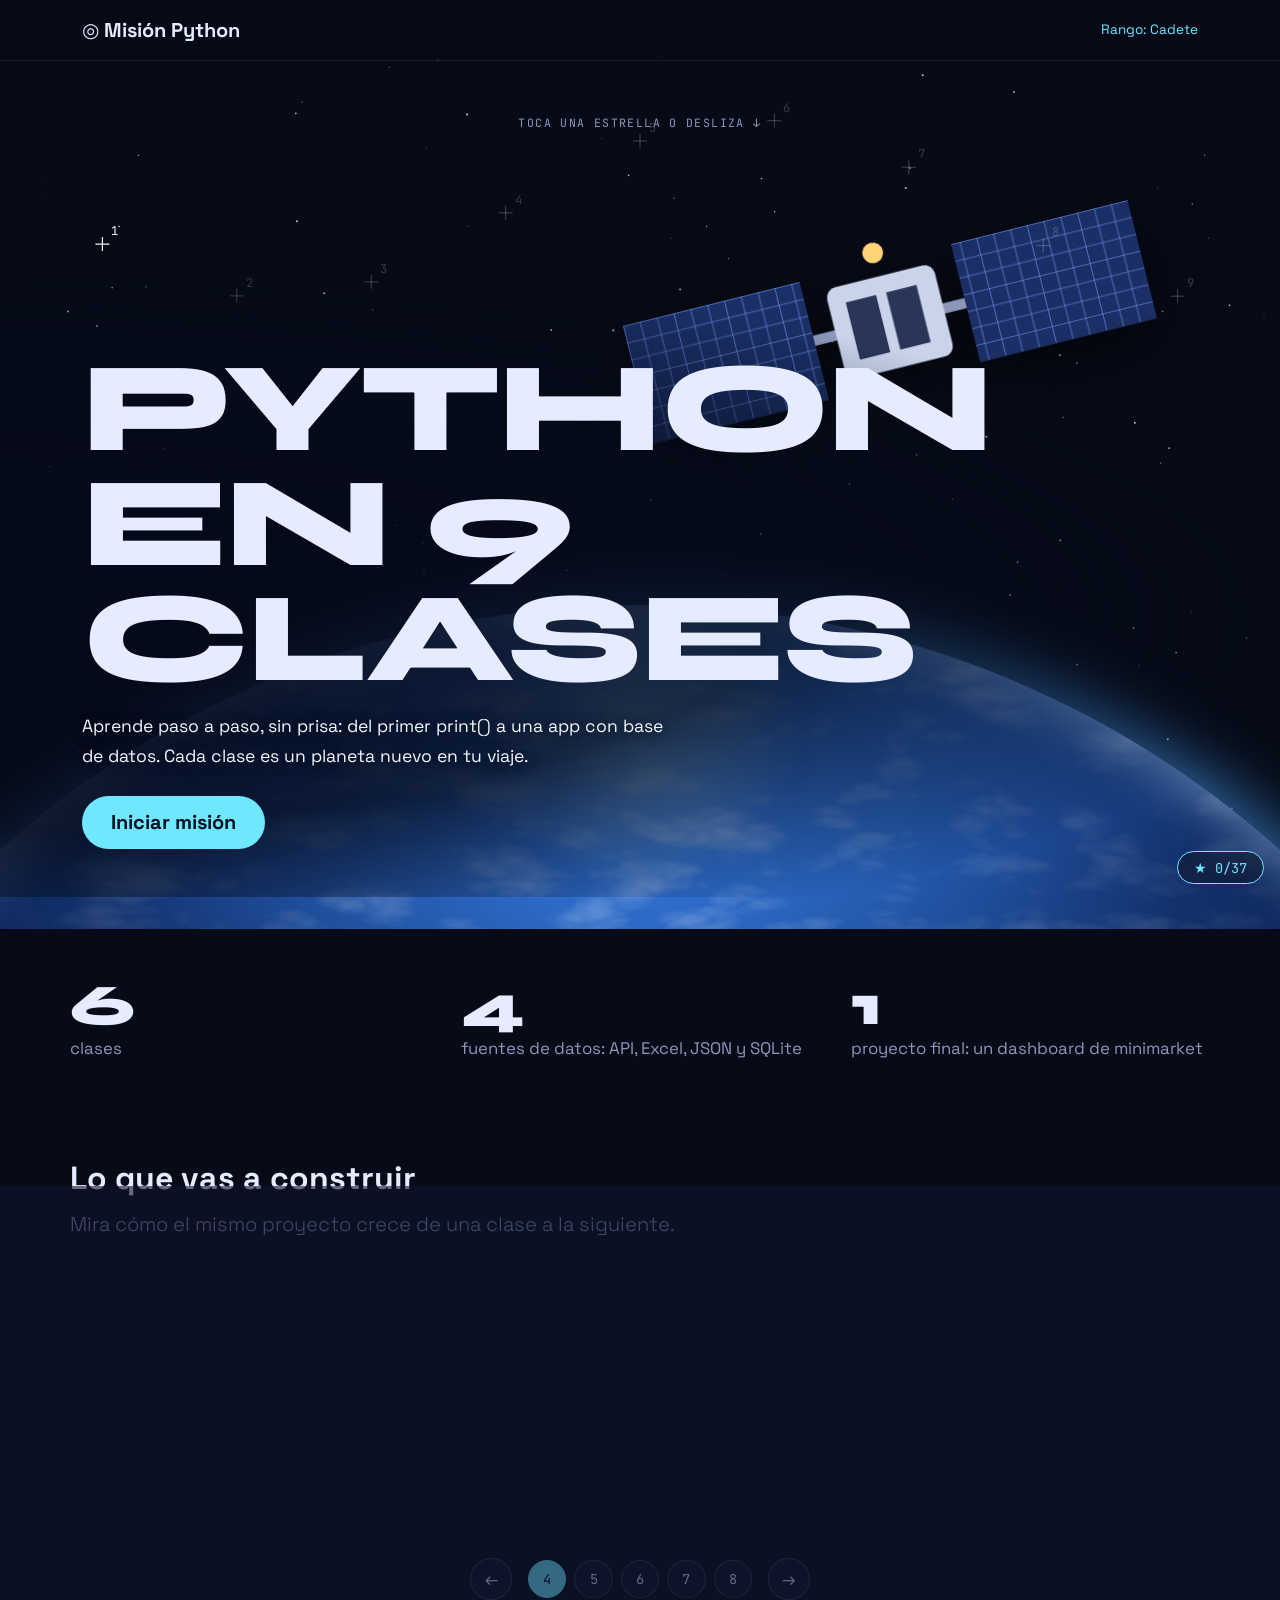
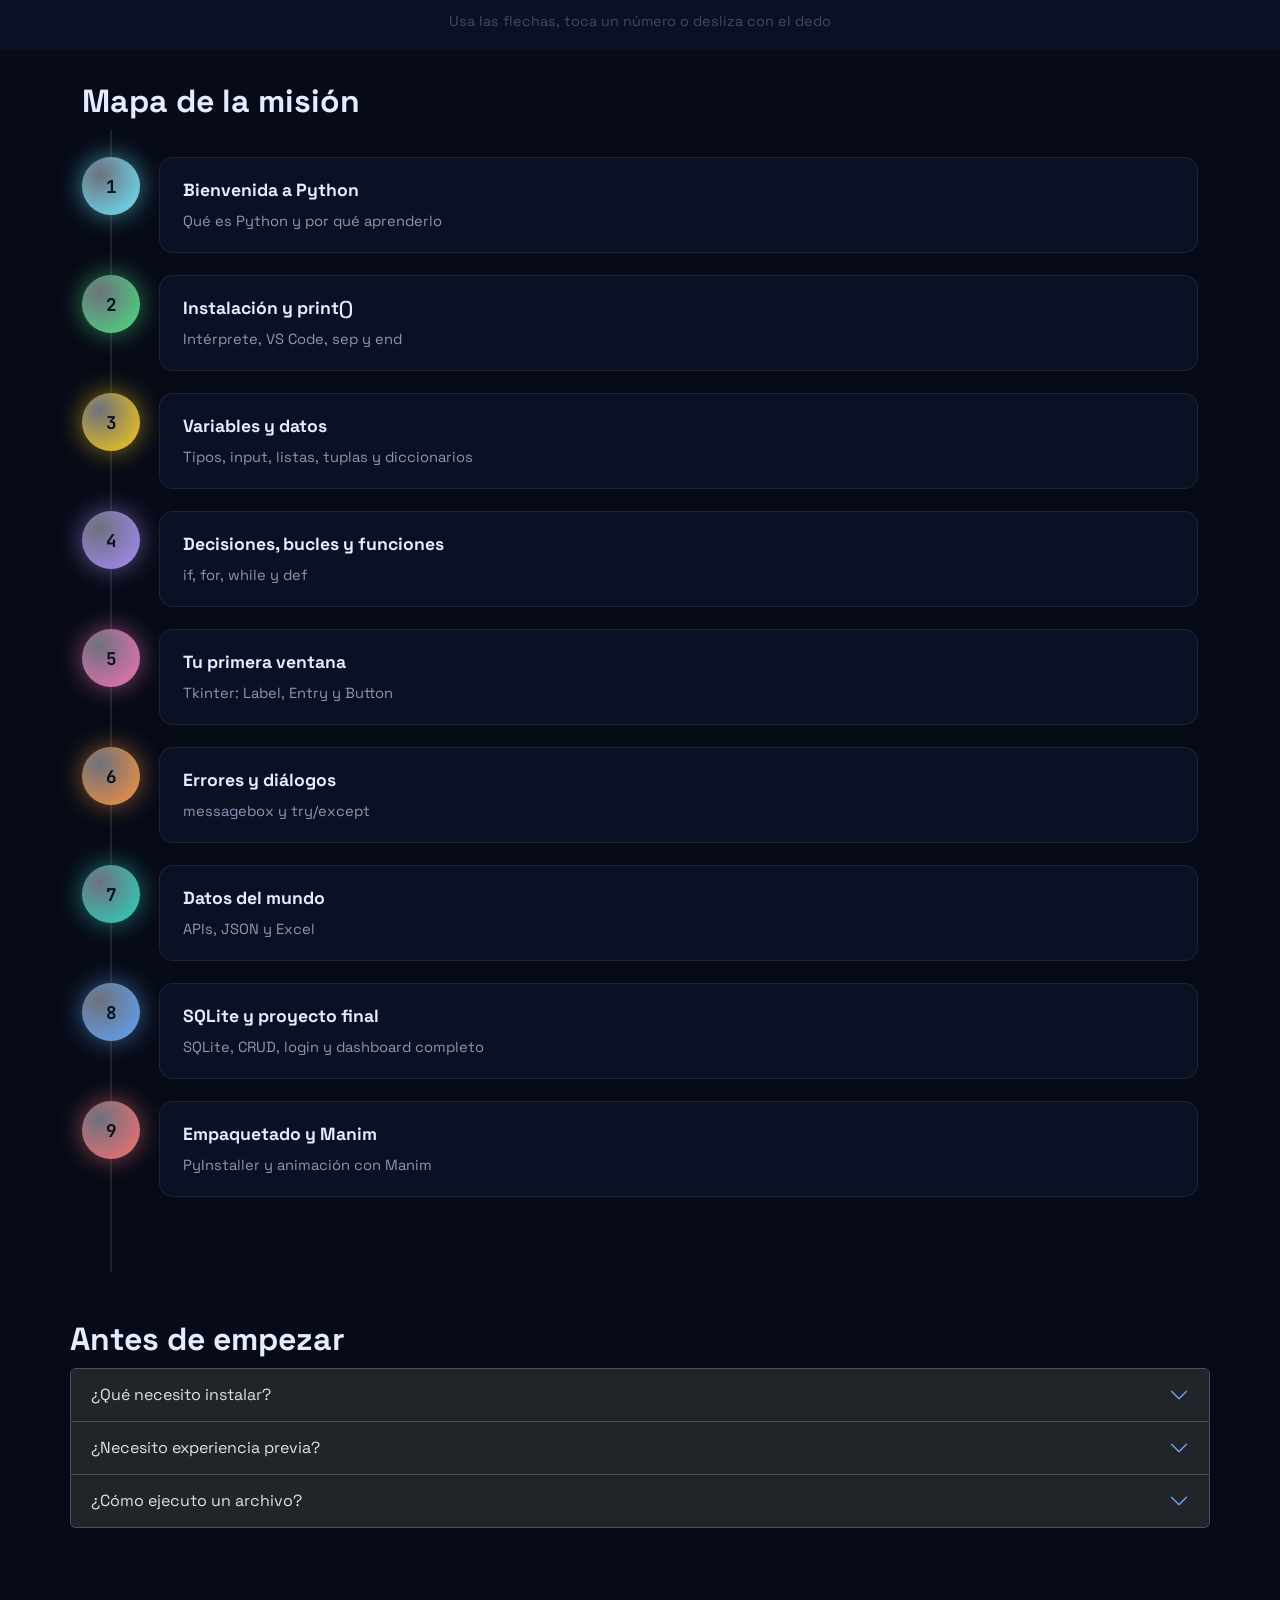
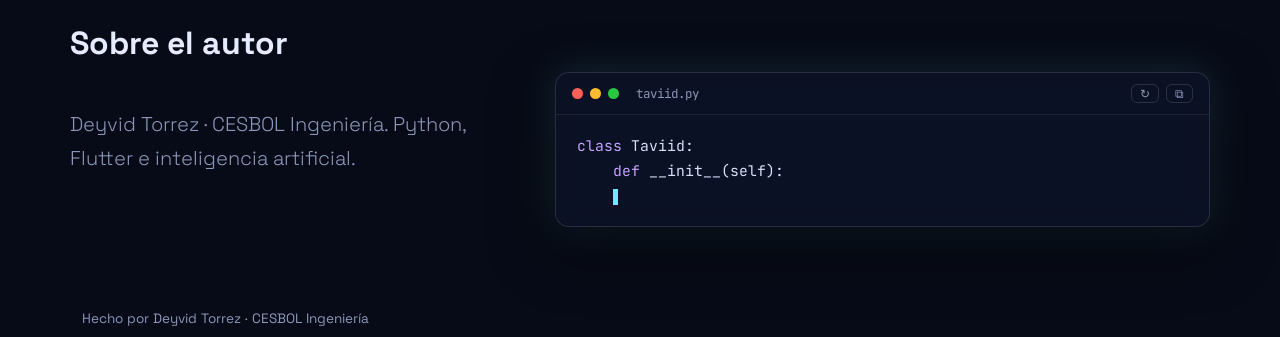
<file: index.html>
<!doctype html><html lang="es" data-bs-theme="dark"><head><meta charset="utf-8"><meta name="viewport" content="width=device-width,initial-scale=1"><title>Misión Python · Curso interactivo</title><meta name="description" content="Curso de Python en 9 clases, convertido en un viaje interactivo.">
<link href="https://fonts.googleapis.com/css2?family=JetBrains+Mono:wght@400;600&family=Space+Grotesk:wght@500;700&family=Syne:wght@800&display=swap" rel="stylesheet">
<link href="https://cdn.jsdelivr.net/npm/bootstrap@5.3.3/dist/css/bootstrap.min.css" rel="stylesheet">
<link href="assets/css/estilo.css" rel="stylesheet"></head>
<body><canvas id="stars" aria-hidden="true"></canvas>
<svg width="0" height="0" aria-hidden="true"><filter id="nb"><feTurbulence baseFrequency=".008 .02" numOctaves="4" seed="3"/><feColorMatrix values="0 0 0 0 1 0 0 0 0 1 0 0 0 0 1 0 0 0 1.6 -.5"/></filter></svg>
<nav class="navbar fixed-top"><div class="container"><a class="navbar-brand" href="#">◎ Misión Python</a><span class="rango" id="rango"></span></div></nav>
<header class="hero2"><div class="earth"><div class="cl"></div></div>
<svg class="sat" viewBox="0 0 300 140" aria-hidden="true"><defs><pattern id="g" width="10" height="10" patternUnits="userSpaceOnUse"><path d="M10 0H0V10" fill="none" stroke="#7fa6ff" stroke-width=".6"/></pattern></defs><rect x="0" y="30" width="105" height="70" fill="#1b2f66"/><rect x="0" y="30" width="105" height="70" fill="url(#g)"/><rect x="195" y="30" width="105" height="70" fill="#1b2f66"/><rect x="195" y="30" width="105" height="70" fill="url(#g)"/><rect x="105" y="62" width="90" height="6" fill="#8b97b8"/><rect x="118" y="38" width="64" height="54" rx="6" fill="#c9d3ea"/><rect x="128" y="48" width="18" height="34" fill="#2a3558"/><rect x="152" y="48" width="18" height="34" fill="#2a3558"/><circle cx="150" cy="24" r="6" fill="#ffd479"/></svg>
<canvas id="con" aria-hidden="true"></canvas><p class="top">TOCA UNA ESTRELLA O DESLIZA ↓</p>
<div class="container pos"><h1>Python en 9 clases</h1><p class="cap">Aprende paso a paso, sin prisa: del primer print() a una app con base de datos. Cada clase es un planeta nuevo en tu viaje.</p><a href="#mapa" class="btn btn-lg btn-nova">Iniciar misión</a></div></header>
<section class="container stats"><div><b data-c="9">0</b>clases</div><div><b data-c="4">0</b>fuentes de datos: API, Excel, JSON y SQLite</div><div><b data-c="1">0</b>proyecto final: un dashboard de minimarket</div></section>
<section class="container"><h2>Lo que vas a construir</h2><p class="lead">Mira cómo el mismo proyecto crece de una clase a la siguiente.</p>
<div class="win" id="dm"><div class="bar"><i></i><i></i><i></i><span id="dt"></span></div><div id="dv" class="dv"></div></div><div class="cr"><button id="pv" aria-label="Clase anterior">←</button><div id="dots"></div><button id="nx2" aria-label="Clase siguiente">→</button></div><p class="hint">Usa las flechas, toca un número o desliza con el dedo</p></section>
<main class="container" id="mapa"><h2>Mapa de la misión</h2><div class="ruta" id="ruta"></div></main>
<section class="container"><h2>Antes de empezar</h2><div class="accordion" id="fq">
<div class="accordion-item"><h3 class="accordion-header"><button class="accordion-button collapsed" data-bs-toggle="collapse" data-bs-target="#a1">¿Qué necesito instalar?</button></h3><div id="a1" class="accordion-collapse collapse" data-bs-parent="#fq"><div class="accordion-body">Python 3.13 (marca «Add python.exe to PATH» al instalar) y Visual Studio Code con la extensión de Python. La clase 2 lo explica paso a paso.</div></div></div>
<div class="accordion-item"><h3 class="accordion-header"><button class="accordion-button collapsed" data-bs-toggle="collapse" data-bs-target="#a2">¿Necesito experiencia previa?</button></h3><div id="a2" class="accordion-collapse collapse" data-bs-parent="#fq"><div class="accordion-body">No. El curso parte desde cero, con <code>print()</code>, y cada clase construye sobre la anterior.</div></div></div>
<div class="accordion-item"><h3 class="accordion-header"><button class="accordion-button collapsed" data-bs-toggle="collapse" data-bs-target="#a3">¿Cómo ejecuto un archivo?</button></h3><div id="a3" class="accordion-collapse collapse" data-bs-parent="#fq"><div class="accordion-body">Abre la terminal de VS Code y escribe <code>python nombre_del_archivo.py</code>, o usa el botón Run.</div></div></div></div></section>
<section class="container"><h2>Sobre el autor</h2><div class="row g-4 align-items-center"><div class="col-lg-5"><p class="lead">Deyvid Torrez · CESBOL Ingeniería. Python, Flutter e inteligencia artificial.</p></div><div class="col-lg-7"><div class="win"><div class="bar"><i></i><i></i><i></i><span>taviid.py</span><button class="rp" title="Repetir">↻</button><button class="cp" title="Copiar">⧉</button></div><pre><code data-type>class Taviid:
    def __init__(self):
        self.stack = ['Python', 'Flutter', 'IA']
        self.curiosidad = True

    def resolver(self, problema):
        return 'la mejor de varias formas'

dev = Taviid()
print('codigo activado')</code></pre></div></div></div></section>
<footer class="container">Hecho por Deyvid Torrez · CESBOL Ingeniería</footer>
<script src="https://cdn.jsdelivr.net/npm/bootstrap@5.3.3/dist/js/bootstrap.bundle.min.js"></script><script src="assets/js/app.js"></script></body></html>
</file>
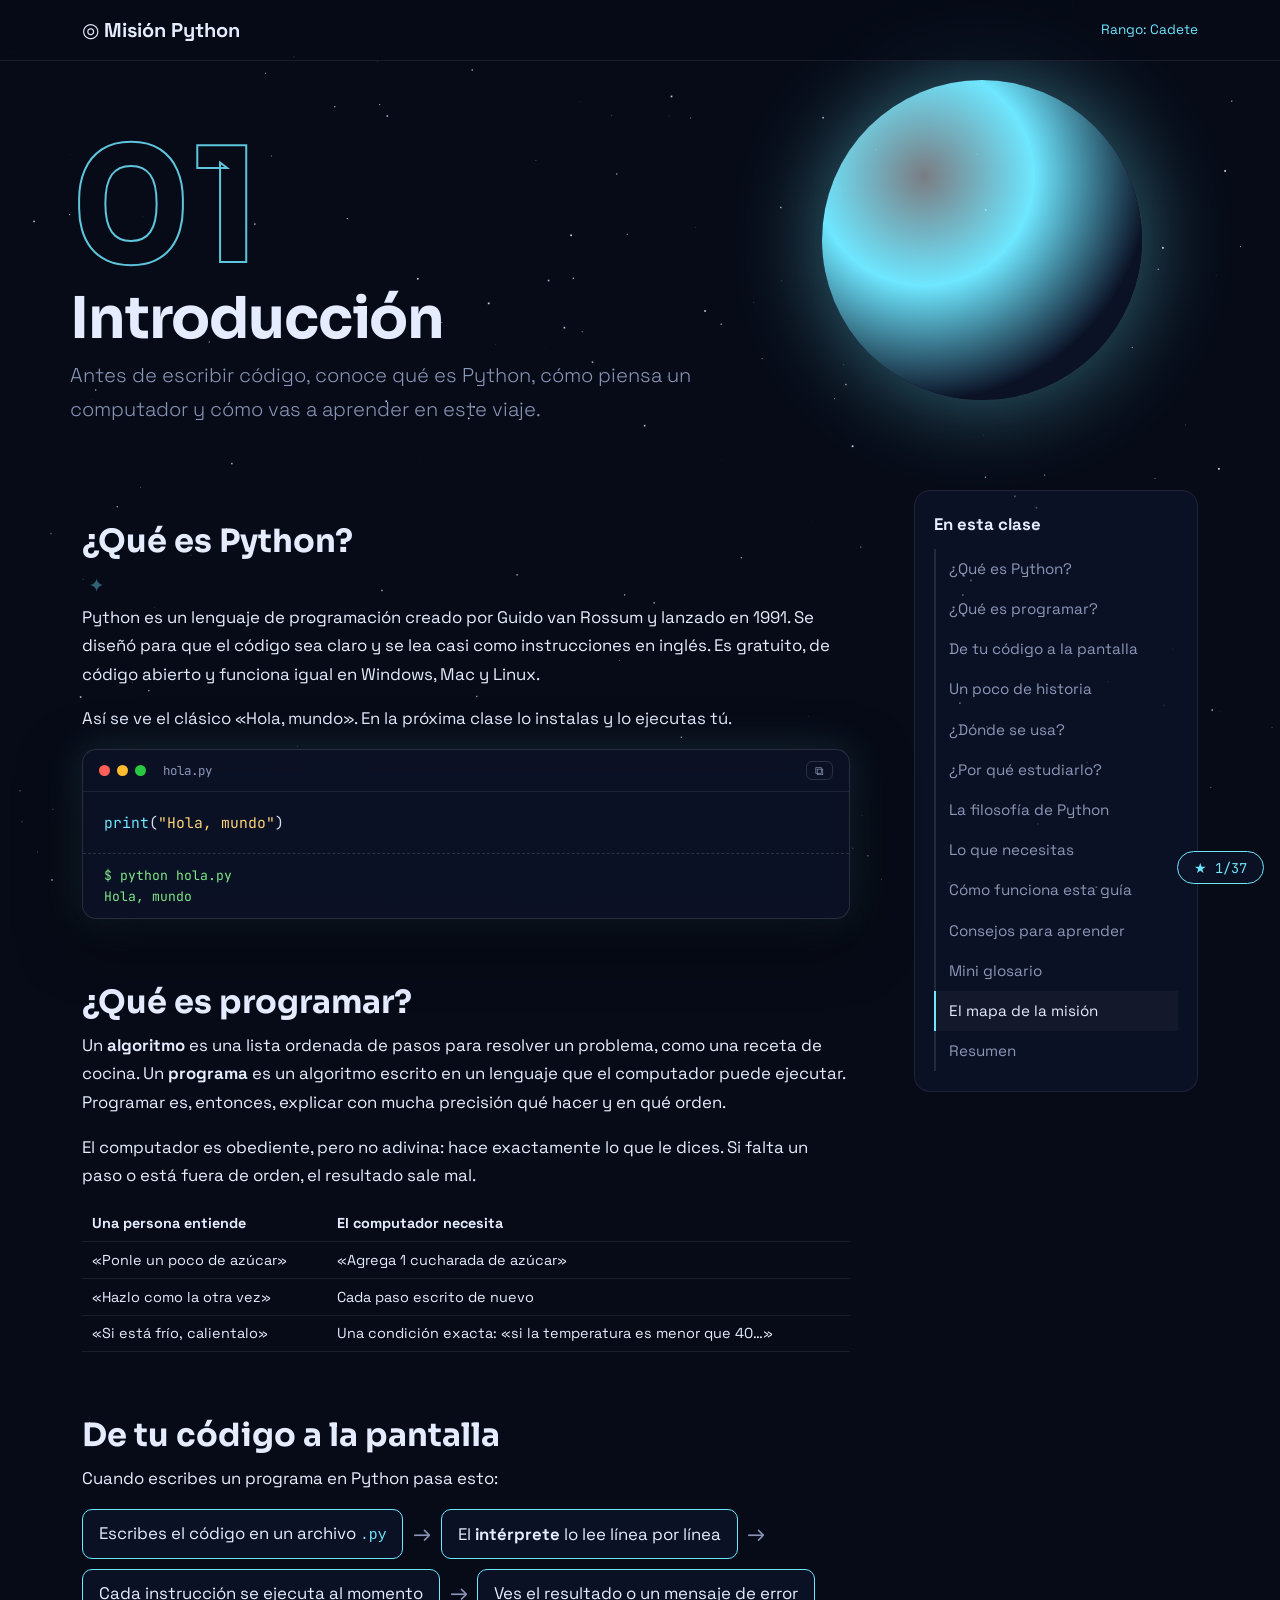
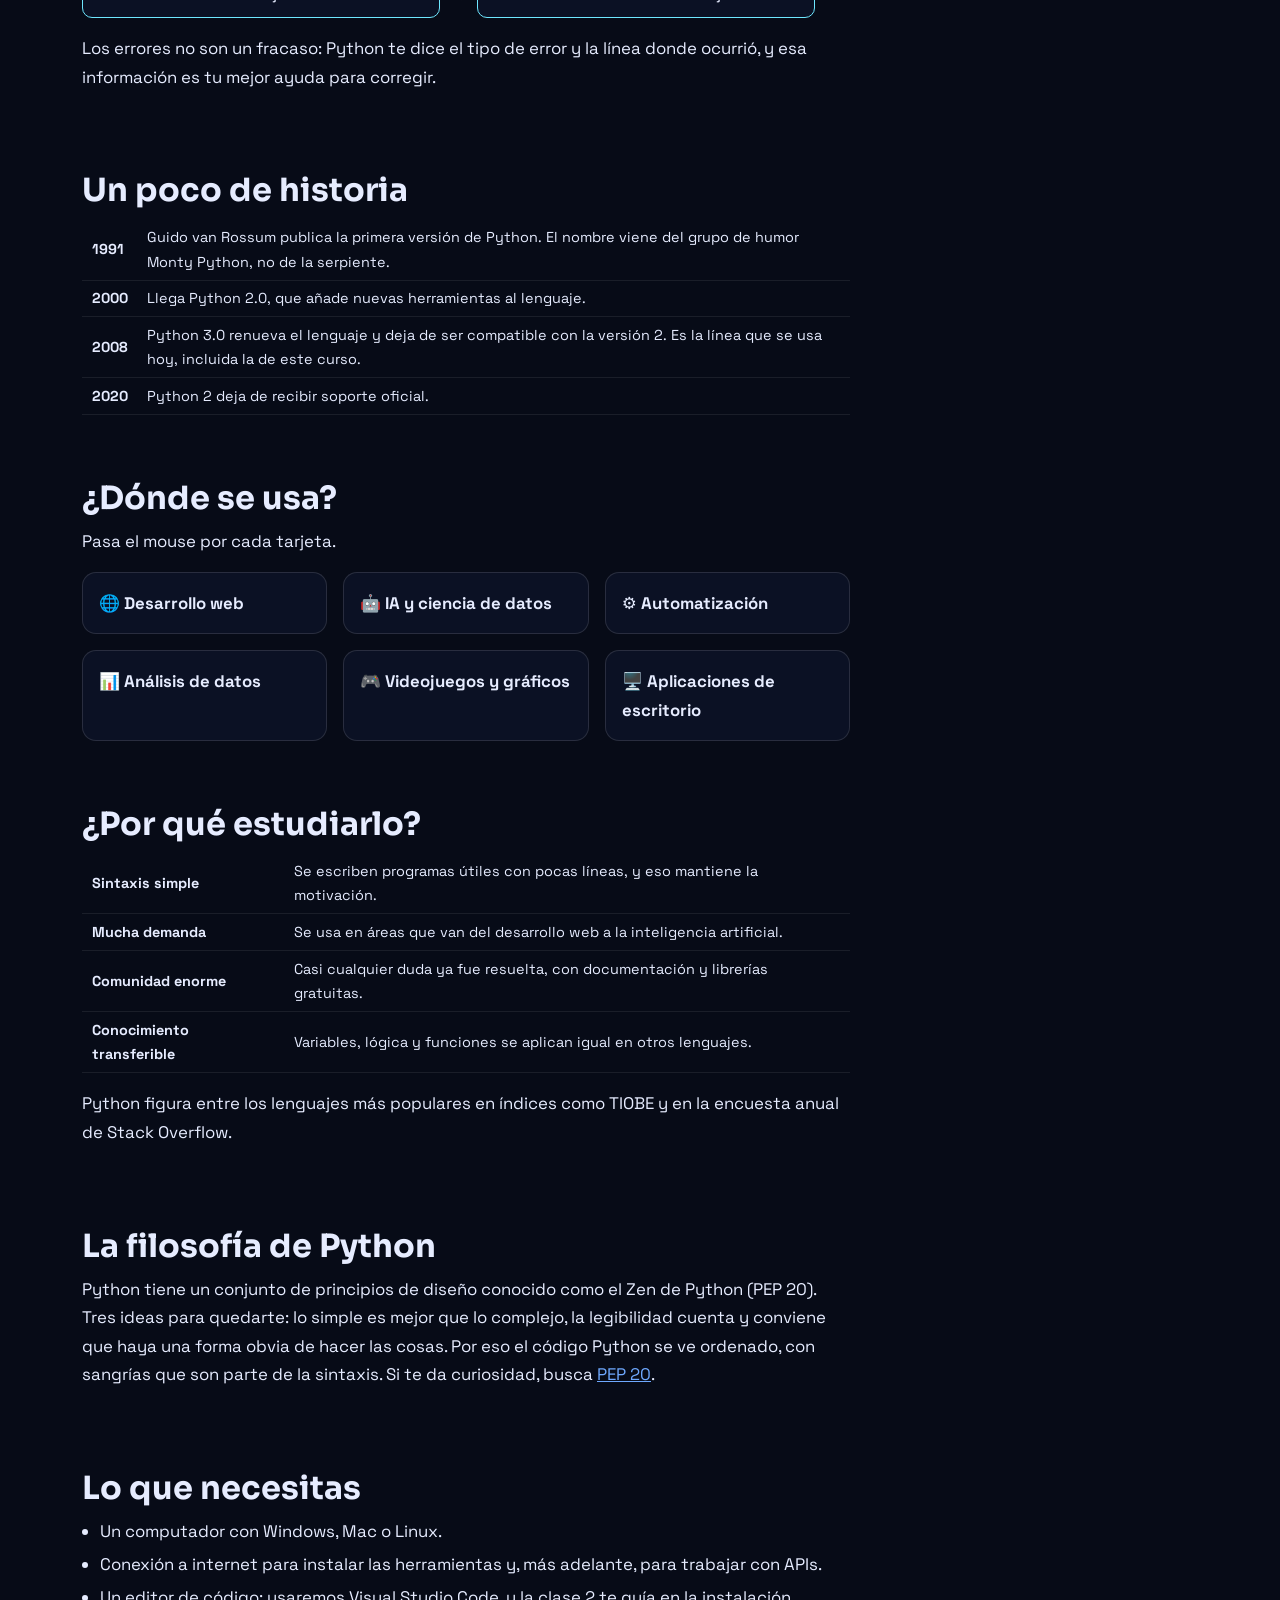
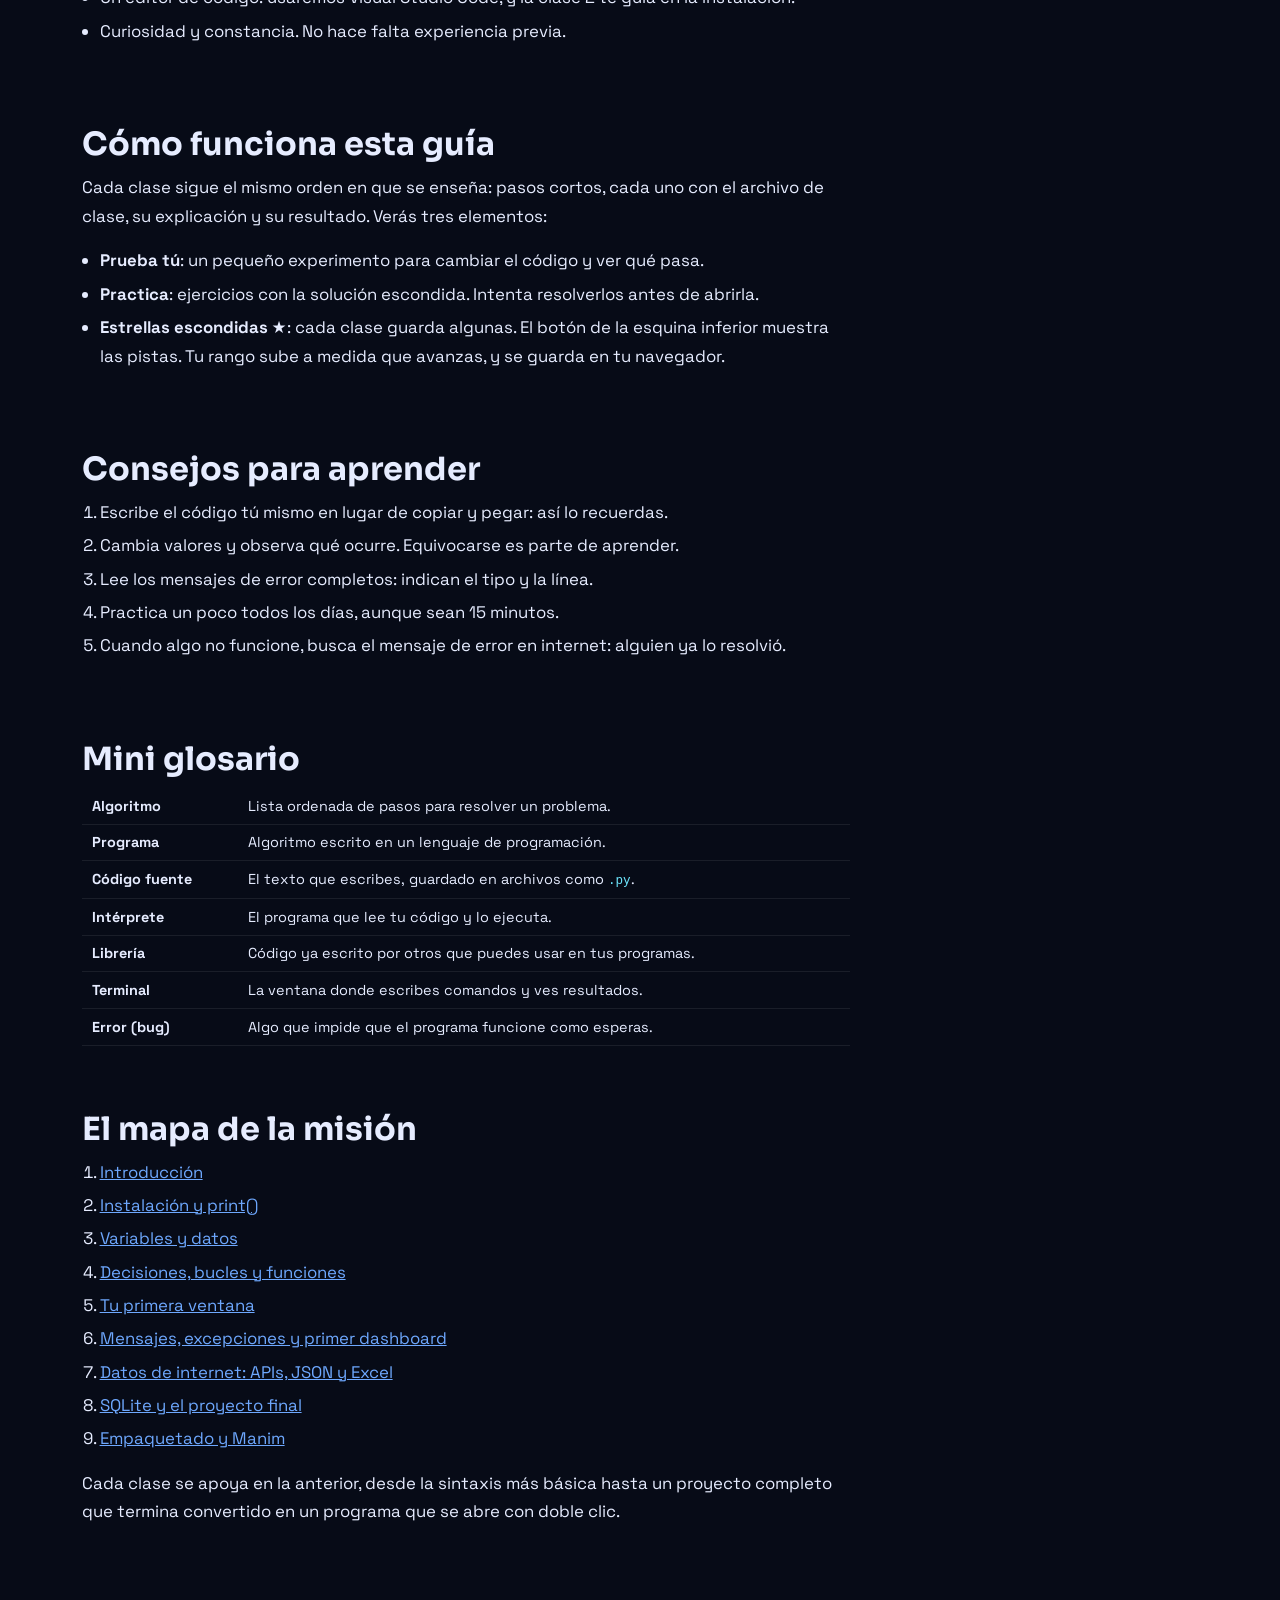
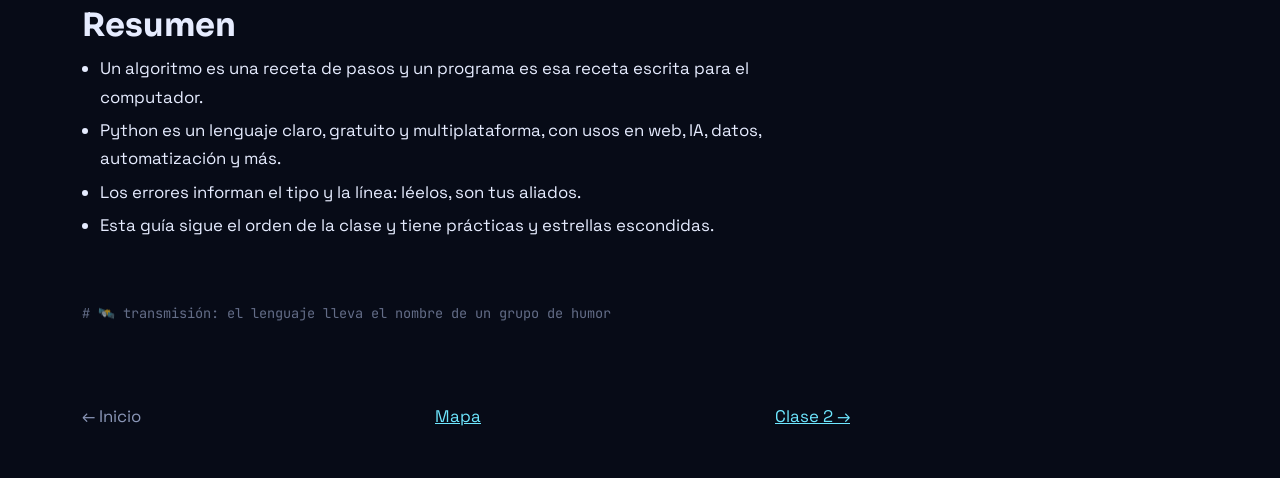
<file: clases/clase_1.html>
<!doctype html><html lang="es" data-bs-theme="dark"><head><meta charset="utf-8"><meta name="viewport" content="width=device-width,initial-scale=1"><title>Clase 1 · Introducción</title>
<link href="https://fonts.googleapis.com/css2?family=JetBrains+Mono:wght@400;600&family=Space+Grotesk:wght@500;700&family=Sora:wght@600&display=swap" rel="stylesheet">
<link href="https://cdn.jsdelivr.net/npm/bootstrap@5.3.3/dist/css/bootstrap.min.css" rel="stylesheet">
<link href="../assets/css/estilo.css" rel="stylesheet"></head>
<body class="t1" data-n="1" style="--acc:#6ee7ff">
<!-- 🕵️ ¿Mirando el código fuente? Pista de la clase 1: escribe «python» en la página. Y en toda la guía hay una serpiente: escribe «serpiente». -->
<canvas id="stars" aria-hidden="true"></canvas><div id="pg"></div>
<nav class="navbar fixed-top"><div class="container"><a class="navbar-brand" href="../index.html">◎ Misión Python</a><span class="rango" id="rango"></span></div></nav>
<header class="container hero"><div class="big">01</div><h1>Introducción</h1><p class="lead">Antes de escribir código, conoce qué es Python, cómo piensa un computador y cómo vas a aprender en este viaje.</p></header>
<main class="container sec">
<section class="rv"><h2>¿Qué es Python?</h2><span class="egg" title="">✦</span><p>Python es un lenguaje de programación creado por Guido van Rossum y lanzado en 1991. Se diseñó para que el código sea claro y se lea casi como instrucciones en inglés. Es gratuito, de código abierto y funciona igual en Windows, Mac y Linux.</p><p>Así se ve el clásico «Hola, mundo». En la próxima clase lo instalas y lo ejecutas tú.</p><div class="win" data-f="hola.py" data-o="Hola, mundo"><pre><code>print("Hola, mundo")</code></pre></div></section>
<section class="rv"><h2>¿Qué es programar?</h2><p>Un <b>algoritmo</b> es una lista ordenada de pasos para resolver un problema, como una receta de cocina. Un <b>programa</b> es un algoritmo escrito en un lenguaje que el computador puede ejecutar. Programar es, entonces, explicar con mucha precisión qué hacer y en qué orden.</p><p>El computador es obediente, pero no adivina: hace exactamente lo que le dices. Si falta un paso o está fuera de orden, el resultado sale mal.</p><table class="tb"><tr><th>Una persona entiende</th><th>El computador necesita</th></tr><tr><td>«Ponle un poco de azúcar»</td><td>«Agrega 1 cucharada de azúcar»</td></tr><tr><td>«Hazlo como la otra vez»</td><td>Cada paso escrito de nuevo</td></tr><tr><td>«Si está frío, calientalo»</td><td>Una condición exacta: «si la temperatura es menor que 40…»</td></tr></table></section>
<section class="rv"><h2>De tu código a la pantalla</h2><p>Cuando escribes un programa en Python pasa esto:</p><div class="flow"><div>Escribes el código en un archivo <code>.py</code></div><span>→</span><div>El <b>intérprete</b> lo lee línea por línea</div><span>→</span><div>Cada instrucción se ejecuta al momento</div><span>→</span><div>Ves el resultado o un mensaje de error</div></div><p class="mt-3">Los errores no son un fracaso: Python te dice el tipo de error y la línea donde ocurrió, y esa información es tu mejor ayuda para corregir.</p></section>
<section class="rv"><h2>Un poco de historia</h2><table class="tb"><tr><td><b>1991</b></td><td>Guido van Rossum publica la primera versión de Python. El nombre viene del grupo de humor Monty Python, no de la serpiente.</td></tr><tr><td><b>2000</b></td><td>Llega Python 2.0, que añade nuevas herramientas al lenguaje.</td></tr><tr><td><b>2008</b></td><td>Python 3.0 renueva el lenguaje y deja de ser compatible con la versión 2. Es la línea que se usa hoy, incluida la de este curso.</td></tr><tr><td><b>2020</b></td><td>Python 2 deja de recibir soporte oficial.</td></tr></table></section>
<section class="rv"><h2>¿Dónde se usa?</h2><p>Pasa el mouse por cada tarjeta.</p><div class="ucs"><div class="uc" tabindex="0"><b>🌐 Desarrollo web</b><p>Frameworks como Django y Flask construyen la parte que no se ve de muchos sitios web.</p></div><div class="uc" tabindex="0"><b>🤖 IA y ciencia de datos</b><p>Librerías como pandas, TensorFlow y PyTorch lo han vuelto el lenguaje principal del área.</p></div><div class="uc" tabindex="0"><b>⚙️ Automatización</b><p>Scripts que hacen tareas repetitivas: ordenar archivos, enviar correos o sacar datos de internet.</p></div><div class="uc" tabindex="0"><b>📊 Análisis de datos</b><p>Procesa y grafica desde una hoja de Excel hasta una base de datos completa.</p></div><div class="uc" tabindex="0"><b>🎮 Videojuegos y gráficos</b><p>Pygame sirve para juegos 2D y Manim para animaciones, como la del final del curso.</p></div><div class="uc" tabindex="0"><b>🖥️ Aplicaciones de escritorio</b><p>Con tkinter se hacen programas con ventanas y botones, como los de este curso.</p></div></div></section>
<section class="rv"><h2>¿Por qué estudiarlo?</h2><table class="tb"><tr><td><b>Sintaxis simple</b></td><td>Se escriben programas útiles con pocas líneas, y eso mantiene la motivación.</td></tr><tr><td><b>Mucha demanda</b></td><td>Se usa en áreas que van del desarrollo web a la inteligencia artificial.</td></tr><tr><td><b>Comunidad enorme</b></td><td>Casi cualquier duda ya fue resuelta, con documentación y librerías gratuitas.</td></tr><tr><td><b>Conocimiento transferible</b></td><td>Variables, lógica y funciones se aplican igual en otros lenguajes.</td></tr></table><p class="mt-3">Python figura entre los lenguajes más populares en índices como TIOBE y en la encuesta anual de Stack Overflow.</p></section>
<section class="rv"><h2>La filosofía de Python</h2><p>Python tiene un conjunto de principios de diseño conocido como el Zen de Python (PEP 20). Tres ideas para quedarte: lo simple es mejor que lo complejo, la legibilidad cuenta y conviene que haya una forma obvia de hacer las cosas. Por eso el código Python se ve ordenado, con sangrías que son parte de la sintaxis. Si te da curiosidad, busca <a href="https://peps.python.org/pep-0020/" target="_blank" rel="noopener">PEP 20</a>.</p></section>
<section class="rv"><h2>Lo que necesitas</h2><ul class="ls"><li>Un computador con Windows, Mac o Linux.</li><li>Conexión a internet para instalar las herramientas y, más adelante, para trabajar con APIs.</li><li>Un editor de código: usaremos Visual Studio Code, y la clase 2 te guía en la instalación.</li><li>Curiosidad y constancia. No hace falta experiencia previa.</li></ul></section>
<section class="rv"><h2>Cómo funciona esta guía</h2><p>Cada clase sigue el mismo orden en que se enseña: pasos cortos, cada uno con el archivo de clase, su explicación y su resultado. Verás tres elementos:</p><ul class="ls"><li><b>Prueba tú</b>: un pequeño experimento para cambiar el código y ver qué pasa.</li><li><b>Practica</b>: ejercicios con la solución escondida. Intenta resolverlos antes de abrirla.</li><li><b>Estrellas escondidas ★</b>: cada clase guarda algunas. El botón de la esquina inferior muestra las pistas. Tu rango sube a medida que avanzas, y se guarda en tu navegador.</li></ul></section>
<section class="rv"><h2>Consejos para aprender</h2><ol class="ls"><li>Escribe el código tú mismo en lugar de copiar y pegar: así lo recuerdas.</li><li>Cambia valores y observa qué ocurre. Equivocarse es parte de aprender.</li><li>Lee los mensajes de error completos: indican el tipo y la línea.</li><li>Practica un poco todos los días, aunque sean 15 minutos.</li><li>Cuando algo no funcione, busca el mensaje de error en internet: alguien ya lo resolvió.</li></ol></section>
<section class="rv"><h2>Mini glosario</h2><table class="tb"><tr><td><b>Algoritmo</b></td><td>Lista ordenada de pasos para resolver un problema.</td></tr><tr><td><b>Programa</b></td><td>Algoritmo escrito en un lenguaje de programación.</td></tr><tr><td><b>Código fuente</b></td><td>El texto que escribes, guardado en archivos como <code>.py</code>.</td></tr><tr><td><b>Intérprete</b></td><td>El programa que lee tu código y lo ejecuta.</td></tr><tr><td><b>Librería</b></td><td>Código ya escrito por otros que puedes usar en tus programas.</td></tr><tr><td><b>Terminal</b></td><td>La ventana donde escribes comandos y ves resultados.</td></tr><tr><td><b>Error (bug)</b></td><td>Algo que impide que el programa funcione como esperas.</td></tr></table></section>
<section class="rv"><h2>El mapa de la misión</h2><ol class="ls"><li><a href="clase_1.html">Introducción</a></li><li><a href="clase_2.html">Instalación y print()</a></li><li><a href="clase_3.html">Variables y datos</a></li><li><a href="clase_4.html">Decisiones, bucles y funciones</a></li><li><a href="clase_5.html">Tu primera ventana</a></li><li><a href="clase_6.html">Mensajes, excepciones y primer dashboard</a></li><li><a href="clase_7.html">Datos de internet: APIs, JSON y Excel</a></li><li><a href="clase_8.html">SQLite y el proyecto final</a></li><li><a href="clase_9.html">Empaquetado y Manim</a></li></ol><p>Cada clase se apoya en la anterior, desde la sintaxis más básica hasta un proyecto completo que termina convertido en un programa que se abre con doble clic.</p></section>
<section class="rv"><h2>Resumen</h2><ul class="ls"><li>Un algoritmo es una receta de pasos y un programa es esa receta escrita para el computador.</li><li>Python es un lenguaje claro, gratuito y multiplataforma, con usos en web, IA, datos, automatización y más.</li><li>Los errores informan el tipo y la línea: léelos, son tus aliados.</li><li>Esta guía sigue el orden de la clase y tiene prácticas y estrellas escondidas.</li></ul></section>
<nav class="nx"><span class="off">← Inicio</span><a href="../index.html">Mapa</a><a href="clase_2.html">Clase 2 →</a></nav>
</main>
<script src="https://cdn.jsdelivr.net/npm/bootstrap@5.3.3/dist/js/bootstrap.bundle.min.js"></script><script src="../assets/js/app.js"></script></body></html>
</file>
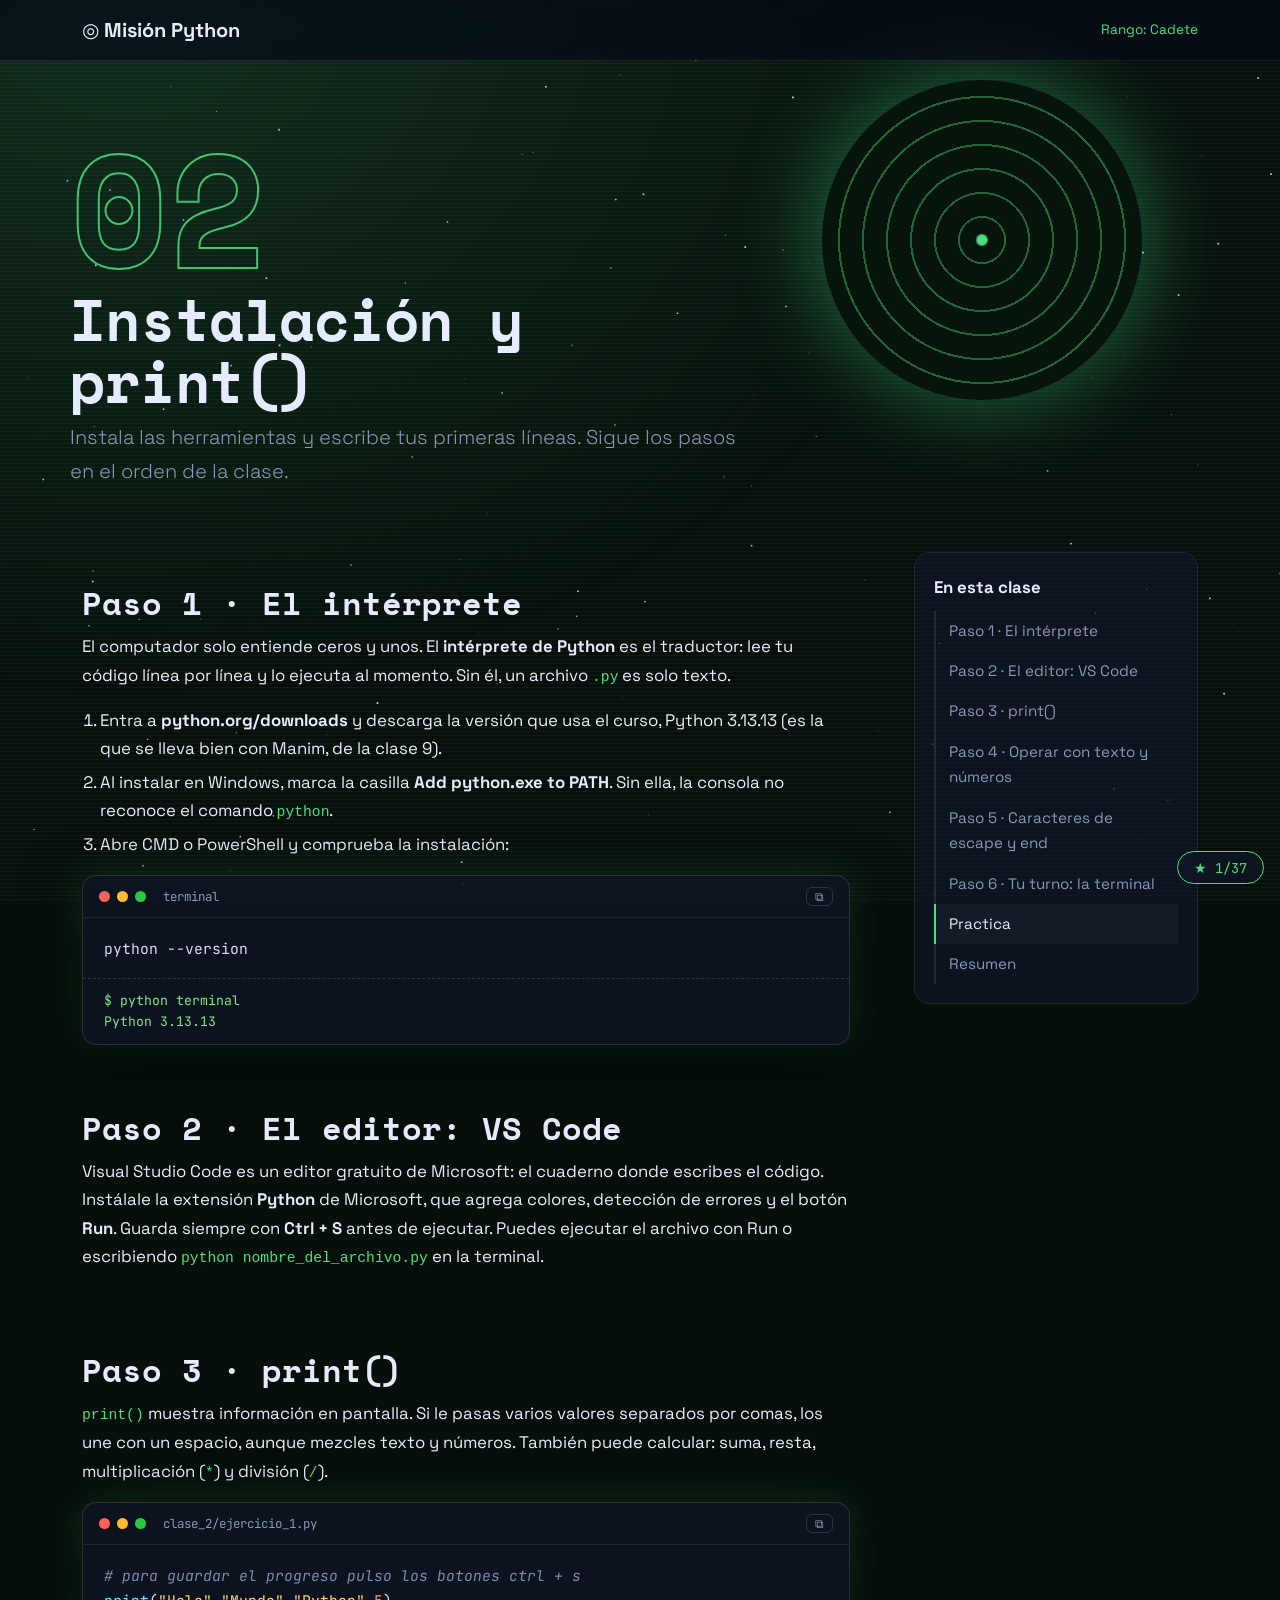
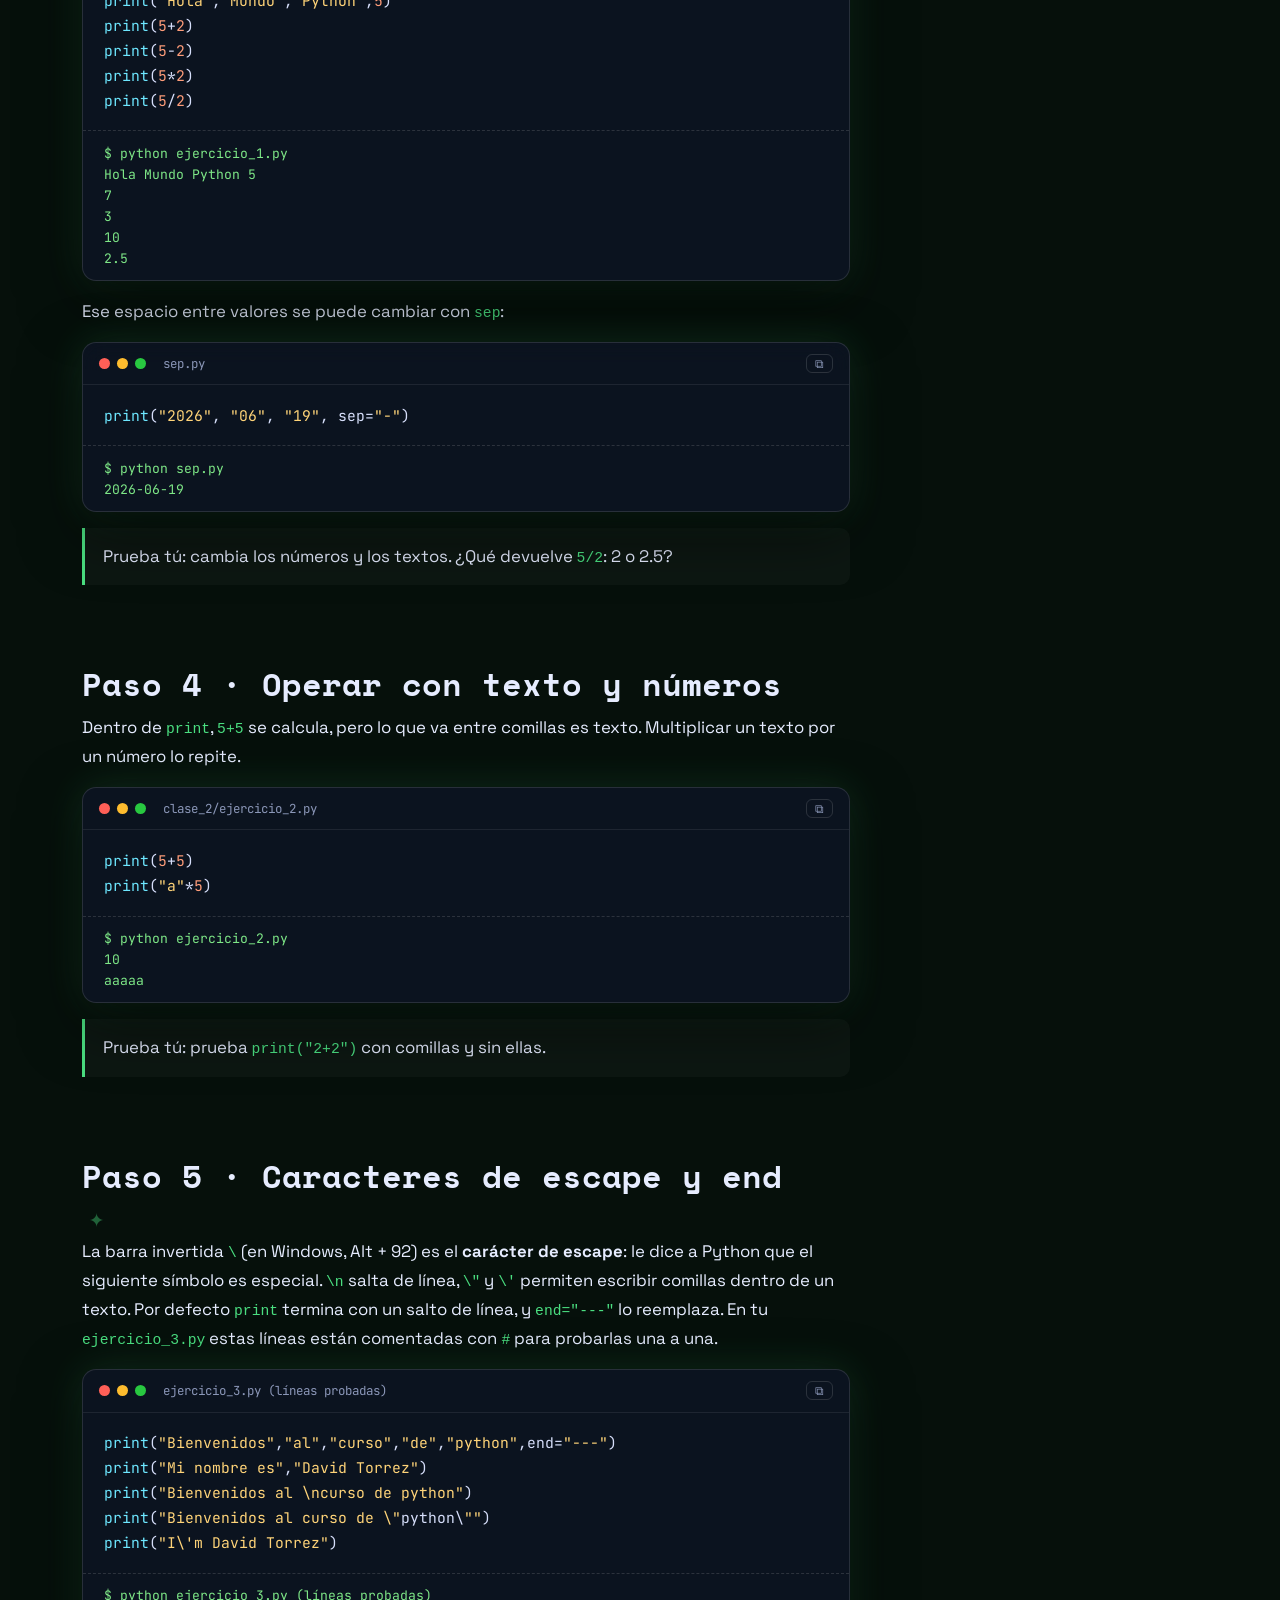
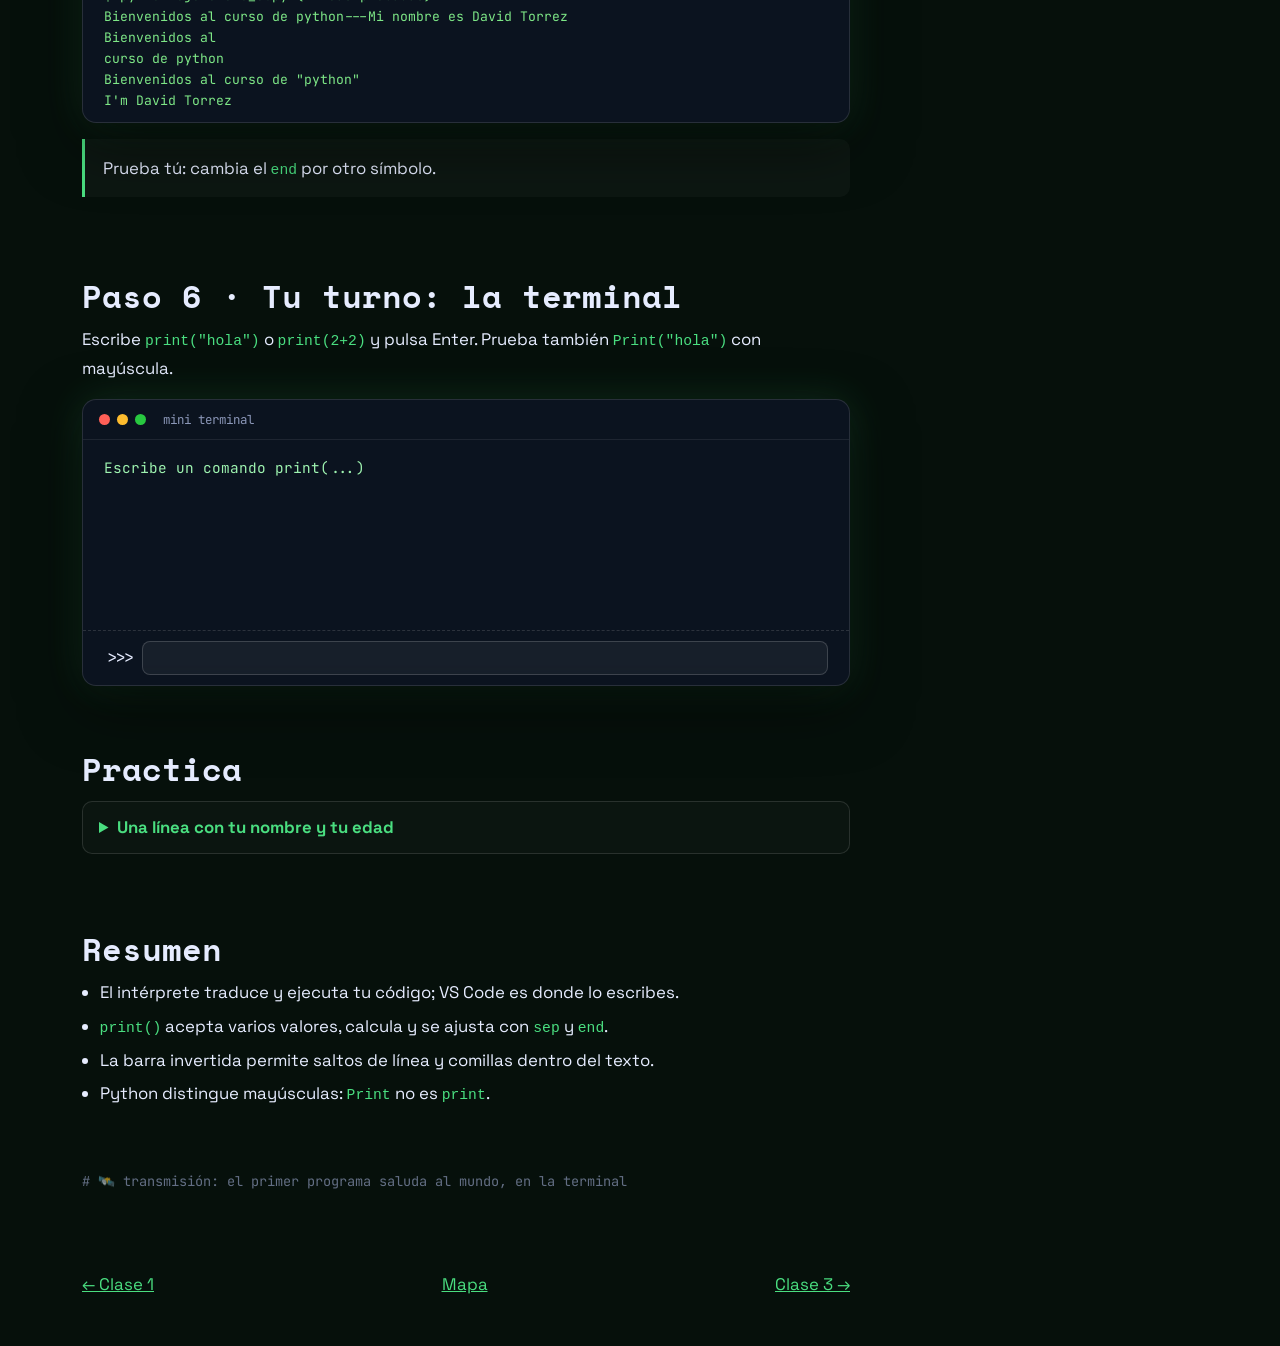
<file: clases/clase_2.html>
<!doctype html><html lang="es" data-bs-theme="dark"><head><meta charset="utf-8"><meta name="viewport" content="width=device-width,initial-scale=1"><title>Clase 2 · Instalación y print()</title>
<link href="https://fonts.googleapis.com/css2?family=JetBrains+Mono:wght@400;600&family=Space+Grotesk:wght@500;700&family=Space+Mono:wght@700&display=swap" rel="stylesheet">
<link href="https://cdn.jsdelivr.net/npm/bootstrap@5.3.3/dist/css/bootstrap.min.css" rel="stylesheet">
<link href="../assets/css/estilo.css" rel="stylesheet"></head>
<body class="t2" data-n="2" style="--acc:#4ade80">
<!-- 🕵️ ¿Mirando el código fuente? Pista de la clase 2: prueba «hola mundo» en la mini terminal. Y en toda la guía hay una serpiente: escribe «serpiente». -->
<canvas id="stars" aria-hidden="true"></canvas><div id="pg"></div>
<nav class="navbar fixed-top"><div class="container"><a class="navbar-brand" href="../index.html">◎ Misión Python</a><span class="rango" id="rango"></span></div></nav>
<header class="container hero"><div class="big">02</div><h1>Instalación y print()</h1><p class="lead">Instala las herramientas y escribe tus primeras líneas. Sigue los pasos en el orden de la clase.</p></header>
<main class="container sec">
<section class="rv"><h2>Paso 1 · El intérprete</h2><p>El computador solo entiende ceros y unos. El <b>intérprete de Python</b> es el traductor: lee tu código línea por línea y lo ejecuta al momento. Sin él, un archivo <code>.py</code> es solo texto.</p><ol class="ls"><li>Entra a <b>python.org/downloads</b> y descarga la versión que usa el curso, Python 3.13.13 (es la que se lleva bien con Manim, de la clase 9).</li><li>Al instalar en Windows, marca la casilla <b>Add python.exe to PATH</b>. Sin ella, la consola no reconoce el comando <code>python</code>.</li><li>Abre CMD o PowerShell y comprueba la instalación:</li></ol><div class="win" data-f="terminal" data-o="Python 3.13.13"><pre><code>python --version</code></pre></div></section>
<section class="rv"><h2>Paso 2 · El editor: VS Code</h2><p>Visual Studio Code es un editor gratuito de Microsoft: el cuaderno donde escribes el código. Instálale la extensión <b>Python</b> de Microsoft, que agrega colores, detección de errores y el botón <b>Run</b>. Guarda siempre con <b>Ctrl + S</b> antes de ejecutar. Puedes ejecutar el archivo con Run o escribiendo <code>python nombre_del_archivo.py</code> en la terminal.</p></section>
<section class="rv"><h2>Paso 3 · print()</h2><p><code>print()</code> muestra información en pantalla. Si le pasas varios valores separados por comas, los une con un espacio, aunque mezcles texto y números. También puede calcular: suma, resta, multiplicación (<code>*</code>) y división (<code>/</code>).</p><div class="win" data-f="clase_2/ejercicio_1.py" data-o="Hola Mundo Python 5&#10;7&#10;3&#10;10&#10;2.5"><pre><code># para guardar el progreso pulso los botones ctrl + s
print("Hola","Mundo","Python",5)
print(5+2)
print(5-2)
print(5*2)
print(5/2)</code></pre></div><p class="mt-3">Ese espacio entre valores se puede cambiar con <code>sep</code>:</p><div class="win" data-f="sep.py" data-o="2026-06-19"><pre><code>print("2026", "06", "19", sep="-")</code></pre></div><p class="note mt-3">Prueba tú: cambia los números y los textos. ¿Qué devuelve <code>5/2</code>: 2 o 2.5?</p></section>
<section class="rv"><h2>Paso 4 · Operar con texto y números</h2><p>Dentro de <code>print</code>, <code>5+5</code> se calcula, pero lo que va entre comillas es texto. Multiplicar un texto por un número lo repite.</p><div class="win" data-f="clase_2/ejercicio_2.py" data-o="10&#10;aaaaa"><pre><code>print(5+5)
print("a"*5)</code></pre></div><p class="note mt-3">Prueba tú: prueba <code>print("2+2")</code> con comillas y sin ellas.</p></section>
<section class="rv"><h2>Paso 5 · Caracteres de escape y end</h2><span class="egg" title="">✦</span><p>La barra invertida <code>\</code> (en Windows, Alt + 92) es el <b>carácter de escape</b>: le dice a Python que el siguiente símbolo es especial. <code>\n</code> salta de línea, <code>\"</code> y <code>\'</code> permiten escribir comillas dentro de un texto. Por defecto <code>print</code> termina con un salto de línea, y <code>end="---"</code> lo reemplaza. En tu <code>ejercicio_3.py</code> estas líneas están comentadas con <code>#</code> para probarlas una a una.</p><div class="win" data-f="ejercicio_3.py (líneas probadas)" data-o="Bienvenidos al curso de python---Mi nombre es David Torrez&#10;Bienvenidos al &#10;curso de python&#10;Bienvenidos al curso de &quot;python&quot;&#10;I&#x27;m David Torrez"><pre><code>print("Bienvenidos","al","curso","de","python",end="---")
print("Mi nombre es","David Torrez")
print("Bienvenidos al \ncurso de python")
print("Bienvenidos al curso de \"python\"")
print("I\'m David Torrez")</code></pre></div><p class="note mt-3">Prueba tú: cambia el <code>end</code> por otro símbolo.</p></section>
<section class="rv"><h2>Paso 6 · Tu turno: la terminal</h2><p>Escribe <code>print("hola")</code> o <code>print(2+2)</code> y pulsa Enter. Prueba también <code>Print("hola")</code> con mayúscula.</p><div class="win" id="tm"><div class="bar"><i></i><i></i><i></i><span>mini terminal</span></div><pre id="to">Escribe un comando print(...)
</pre><div class="tin">&gt;&gt;&gt; <input id="ti" class="mi" aria-label="Comando" autocomplete="off"></div></div></section>
<section class="rv"><h2>Practica</h2><details class="dp"><summary>Una línea con tu nombre y tu edad</summary><div class="win" data-f="ej_presentacion.py" data-o="Mi nombre es Ana y tengo 20 años"><pre><code>print("Mi nombre es", "Ana", "y tengo", 20, "años")</code></pre></div></details></section>
<section class="rv"><h2>Resumen</h2><ul class="ls"><li>El intérprete traduce y ejecuta tu código; VS Code es donde lo escribes.</li><li><code>print()</code> acepta varios valores, calcula y se ajusta con <code>sep</code> y <code>end</code>.</li><li>La barra invertida permite saltos de línea y comillas dentro del texto.</li><li>Python distingue mayúsculas: <code>Print</code> no es <code>print</code>.</li></ul></section>
<nav class="nx"><a href="clase_1.html">← Clase 1</a><a href="../index.html">Mapa</a><a href="clase_3.html">Clase 3 →</a></nav>
</main>
<script src="https://cdn.jsdelivr.net/npm/bootstrap@5.3.3/dist/js/bootstrap.bundle.min.js"></script><script src="../assets/js/app.js"></script></body></html>
</file>
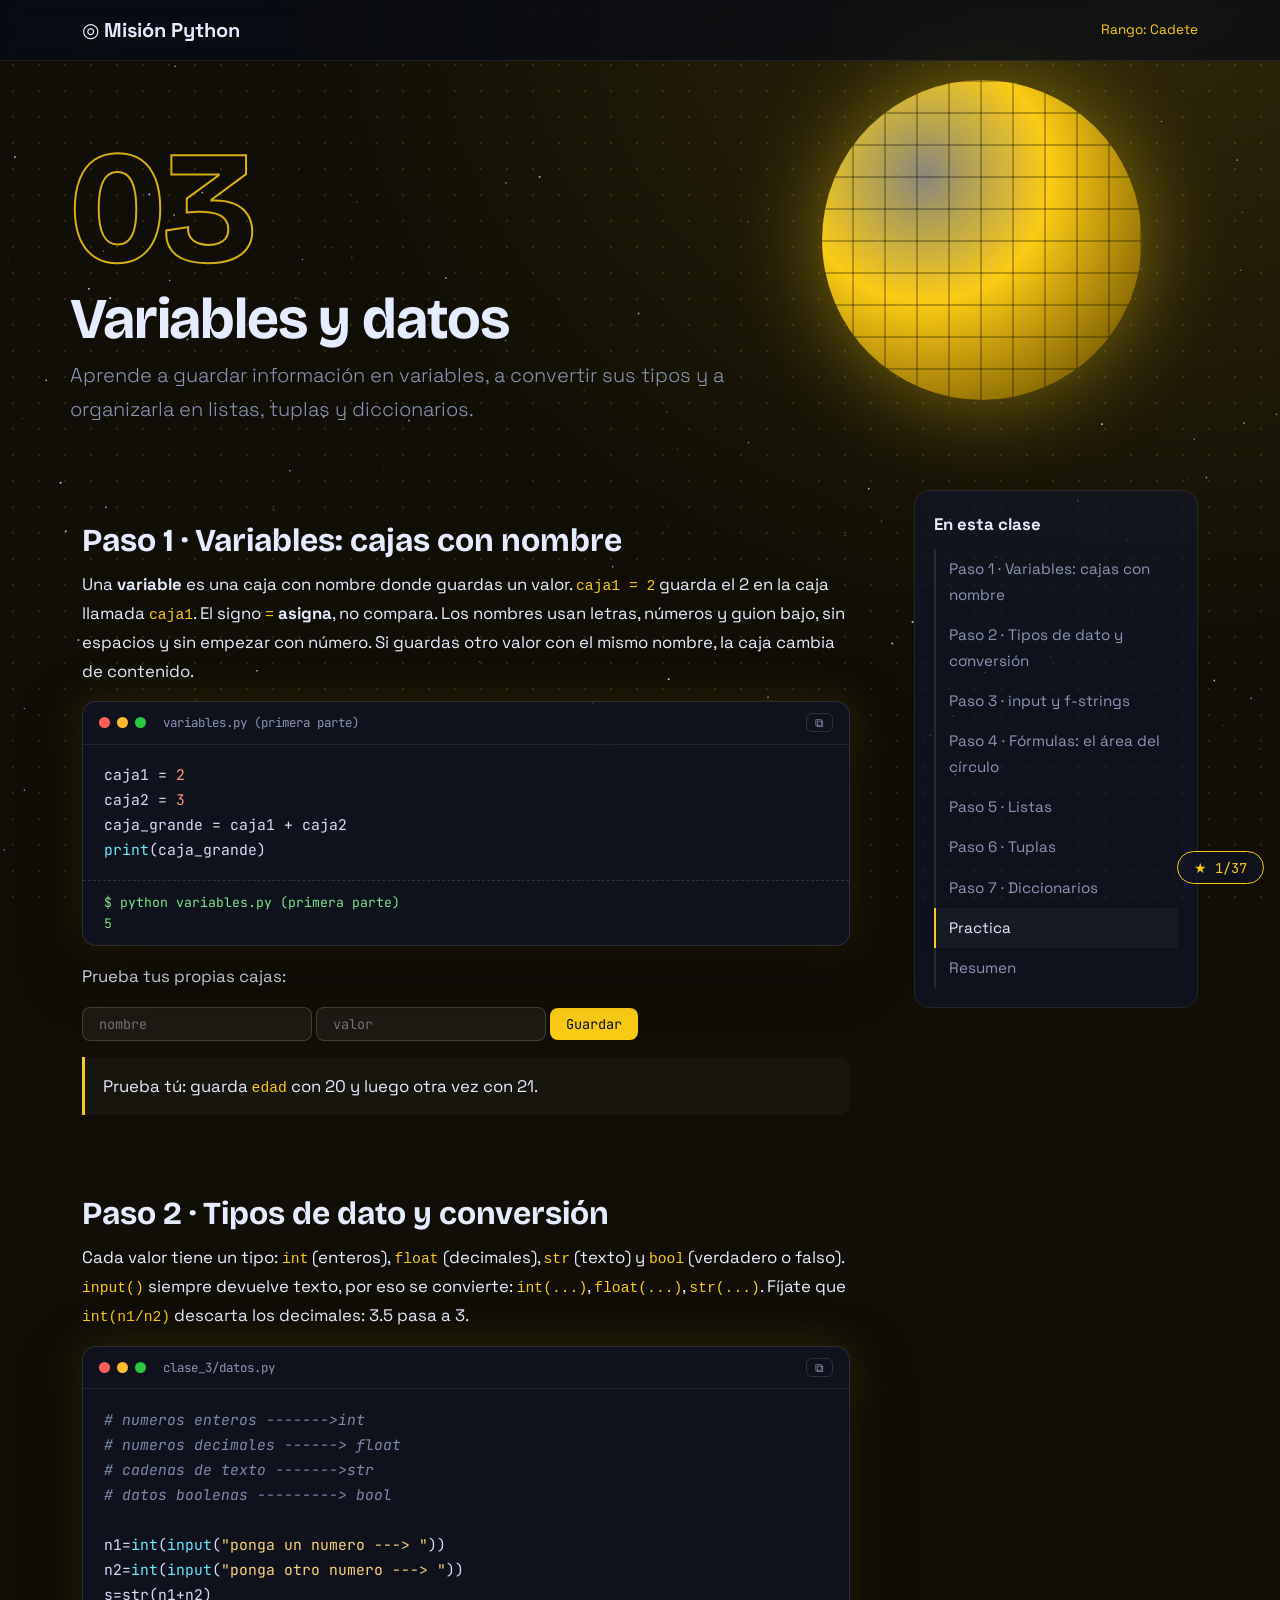
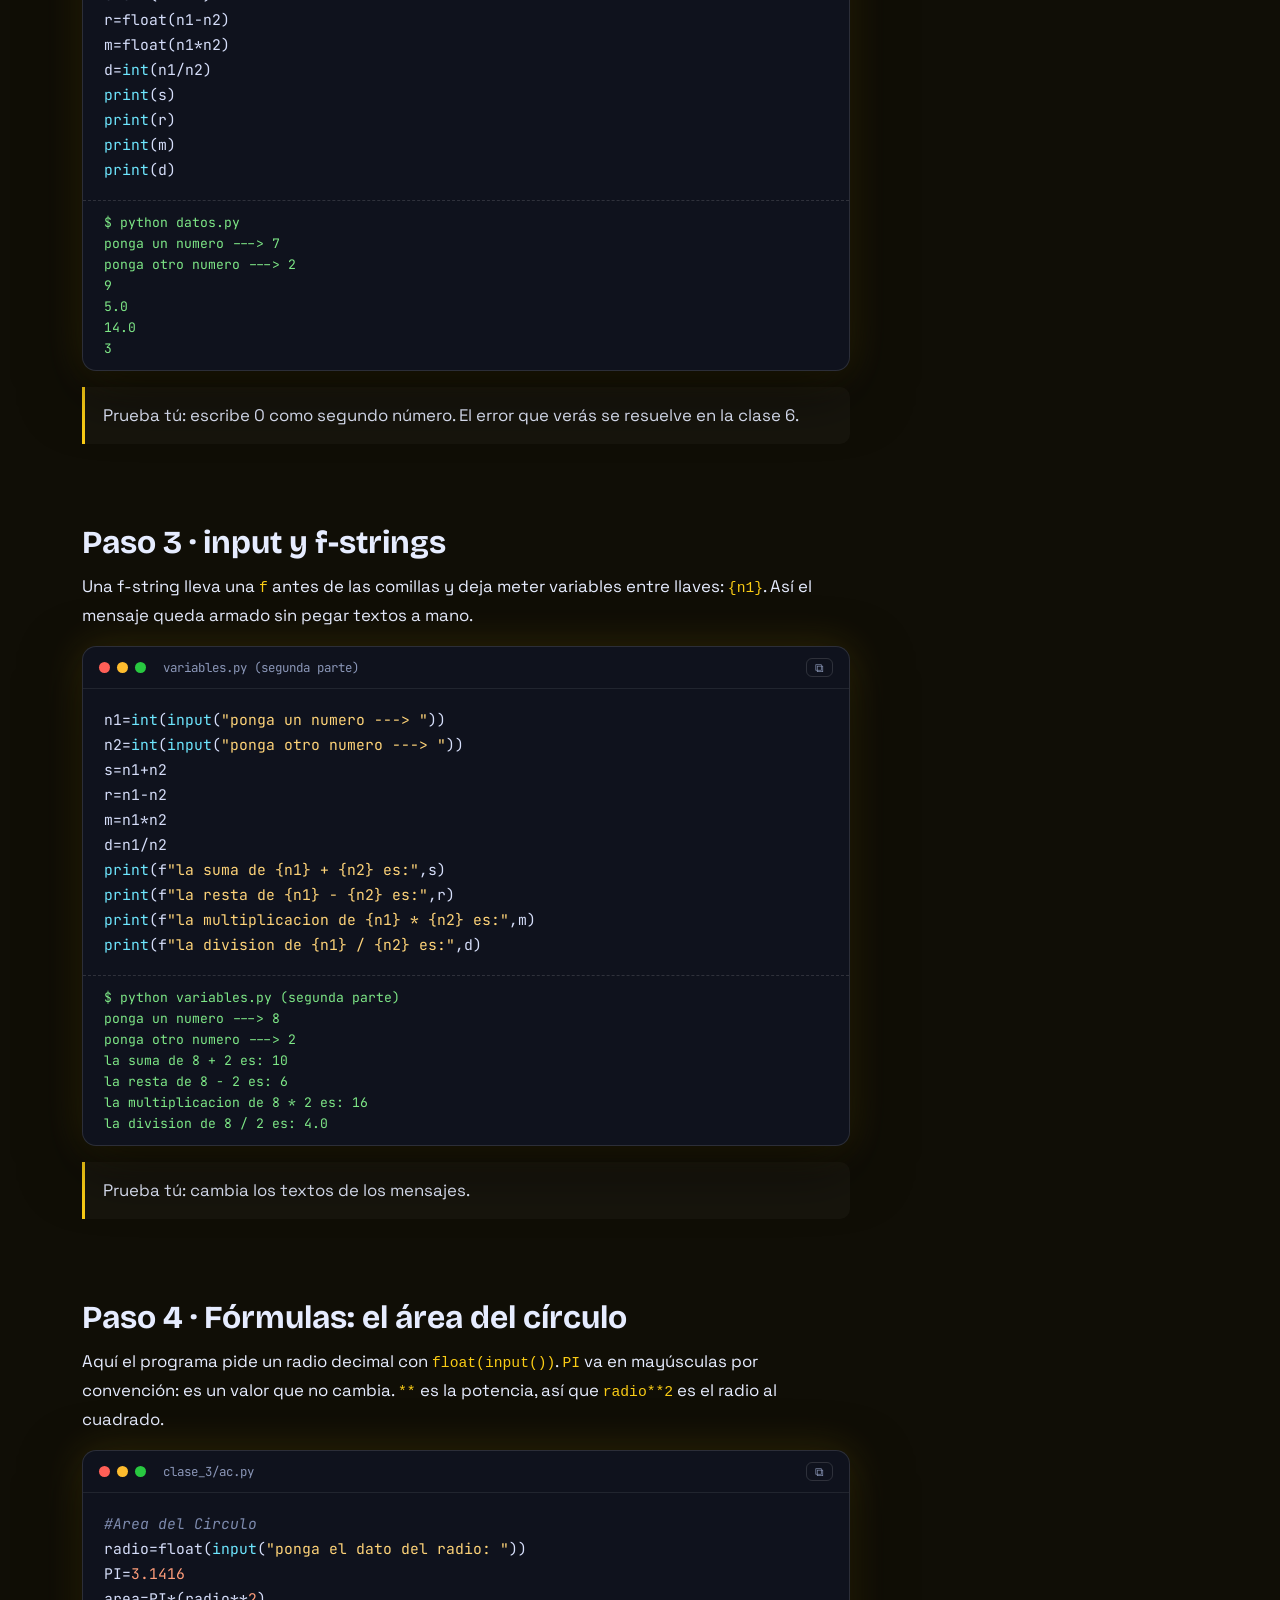
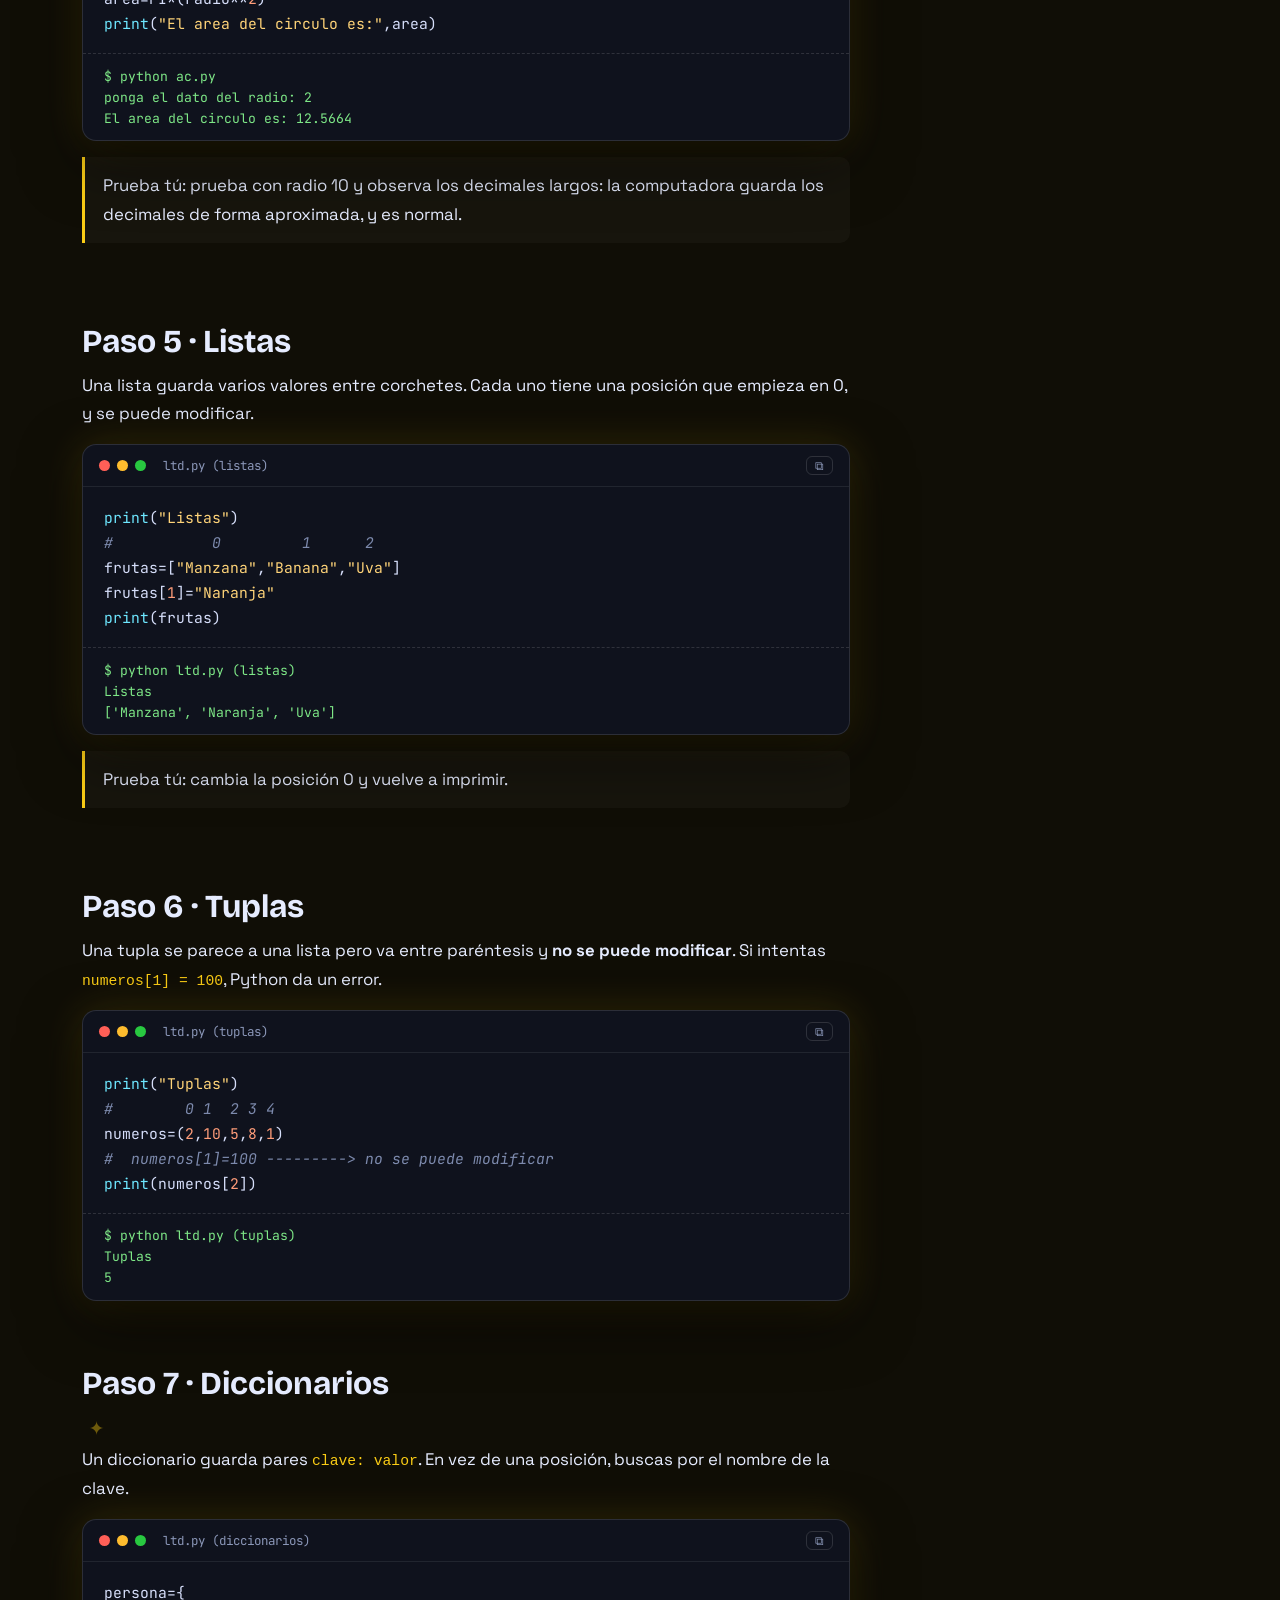
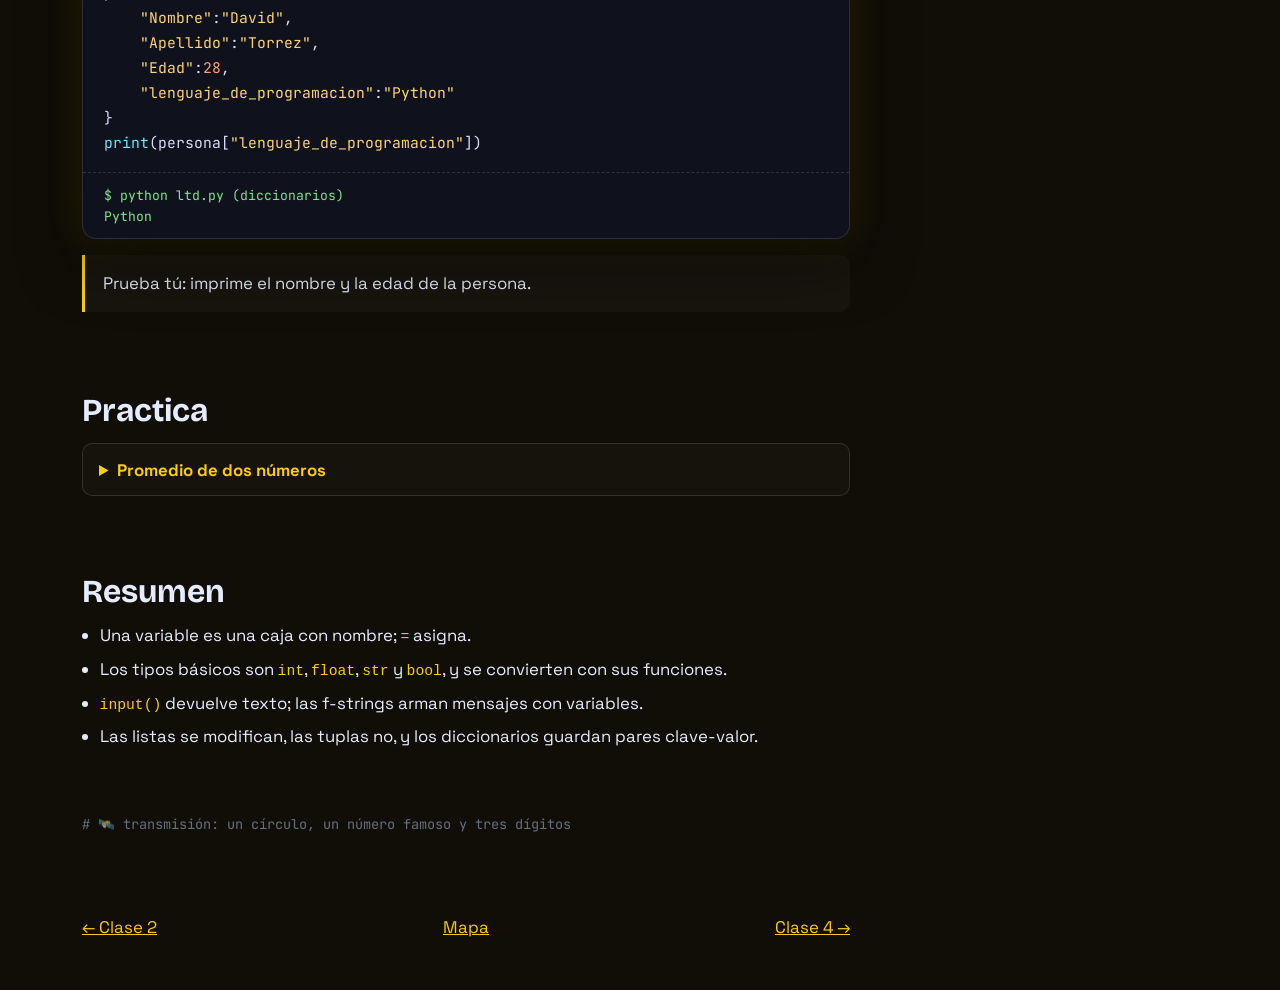
<file: clases/clase_3.html>
<!doctype html><html lang="es" data-bs-theme="dark"><head><meta charset="utf-8"><meta name="viewport" content="width=device-width,initial-scale=1"><title>Clase 3 · Variables y datos</title>
<link href="https://fonts.googleapis.com/css2?family=JetBrains+Mono:wght@400;600&family=Space+Grotesk:wght@500;700&family=Bricolage+Grotesque:wght@700&display=swap" rel="stylesheet">
<link href="https://cdn.jsdelivr.net/npm/bootstrap@5.3.3/dist/css/bootstrap.min.css" rel="stylesheet">
<link href="../assets/css/estilo.css" rel="stylesheet"></head>
<body class="t3" data-n="3" style="--acc:#facc15">
<!-- 🕵️ ¿Mirando el código fuente? Pista de la clase 3: un círculo, 3.14. Y en toda la guía hay una serpiente: escribe «serpiente». -->
<canvas id="stars" aria-hidden="true"></canvas><div id="pg"></div>
<nav class="navbar fixed-top"><div class="container"><a class="navbar-brand" href="../index.html">◎ Misión Python</a><span class="rango" id="rango"></span></div></nav>
<header class="container hero"><div class="big">03</div><h1>Variables y datos</h1><p class="lead">Aprende a guardar información en variables, a convertir sus tipos y a organizarla en listas, tuplas y diccionarios.</p></header>
<main class="container sec">
<section class="rv"><h2>Paso 1 · Variables: cajas con nombre</h2><p>Una <b>variable</b> es una caja con nombre donde guardas un valor. <code>caja1 = 2</code> guarda el 2 en la caja llamada <code>caja1</code>. El signo <code>=</code> <b>asigna</b>, no compara. Los nombres usan letras, números y guion bajo, sin espacios y sin empezar con número. Si guardas otro valor con el mismo nombre, la caja cambia de contenido.</p><div class="win" data-f="variables.py (primera parte)" data-o="5"><pre><code>caja1 = 2
caja2 = 3
caja_grande = caja1 + caja2
print(caja_grande)</code></pre></div><p class="mt-3">Prueba tus propias cajas:</p><div id="cj"><input id="cn" class="mi" placeholder="nombre" aria-label="Nombre"> <input id="cv" class="mi" placeholder="valor" aria-label="Valor"> <button id="cg" class="mb">Guardar</button><p id="cm" class="hint"></p><div id="cb"></div></div><p class="note mt-3">Prueba tú: guarda <code>edad</code> con 20 y luego otra vez con 21.</p></section>
<section class="rv"><h2>Paso 2 · Tipos de dato y conversión</h2><p>Cada valor tiene un tipo: <code>int</code> (enteros), <code>float</code> (decimales), <code>str</code> (texto) y <code>bool</code> (verdadero o falso). <code>input()</code> siempre devuelve texto, por eso se convierte: <code>int(...)</code>, <code>float(...)</code>, <code>str(...)</code>. Fíjate que <code>int(n1/n2)</code> descarta los decimales: 3.5 pasa a 3.</p><div class="win" data-f="clase_3/datos.py" data-o="ponga un numero ---&gt; 7&#10;ponga otro numero ---&gt; 2&#10;9&#10;5.0&#10;14.0&#10;3"><pre><code># numeros enteros -------&gt;int
# numeros decimales ------&gt; float
# cadenas de texto -------&gt;str
# datos boolenas ---------&gt; bool

n1=int(input("ponga un numero ---&gt; "))
n2=int(input("ponga otro numero ---&gt; "))
s=str(n1+n2)
r=float(n1-n2)
m=float(n1*n2)
d=int(n1/n2)
print(s)
print(r)
print(m)
print(d)</code></pre></div><p class="note mt-3">Prueba tú: escribe 0 como segundo número. El error que verás se resuelve en la clase 6.</p></section>
<section class="rv"><h2>Paso 3 · input y f-strings</h2><p>Una f-string lleva una <code>f</code> antes de las comillas y deja meter variables entre llaves: <code>{n1}</code>. Así el mensaje queda armado sin pegar textos a mano.</p><div class="win" data-f="variables.py (segunda parte)" data-o="ponga un numero ---&gt; 8&#10;ponga otro numero ---&gt; 2&#10;la suma de 8 + 2 es: 10&#10;la resta de 8 - 2 es: 6&#10;la multiplicacion de 8 * 2 es: 16&#10;la division de 8 / 2 es: 4.0"><pre><code>n1=int(input("ponga un numero ---&gt; "))
n2=int(input("ponga otro numero ---&gt; "))
s=n1+n2
r=n1-n2
m=n1*n2
d=n1/n2
print(f"la suma de {n1} + {n2} es:",s)
print(f"la resta de {n1} - {n2} es:",r)
print(f"la multiplicacion de {n1} * {n2} es:",m)
print(f"la division de {n1} / {n2} es:",d)</code></pre></div><p class="note mt-3">Prueba tú: cambia los textos de los mensajes.</p></section>
<section class="rv"><h2>Paso 4 · Fórmulas: el área del círculo</h2><p>Aquí el programa pide un radio decimal con <code>float(input())</code>. <code>PI</code> va en mayúsculas por convención: es un valor que no cambia. <code>**</code> es la potencia, así que <code>radio**2</code> es el radio al cuadrado.</p><div class="win" data-f="clase_3/ac.py" data-o="ponga el dato del radio: 2&#10;El area del circulo es: 12.5664"><pre><code>#Area del Circulo
radio=float(input("ponga el dato del radio: "))
PI=3.1416
area=PI*(radio**2)
print("El area del circulo es:",area)</code></pre></div><p class="note mt-3">Prueba tú: prueba con radio 10 y observa los decimales largos: la computadora guarda los decimales de forma aproximada, y es normal.</p></section>
<section class="rv"><h2>Paso 5 · Listas</h2><p>Una lista guarda varios valores entre corchetes. Cada uno tiene una posición que empieza en 0, y se puede modificar.</p><div class="win" data-f="ltd.py (listas)" data-o="Listas&#10;[&#x27;Manzana&#x27;, &#x27;Naranja&#x27;, &#x27;Uva&#x27;]"><pre><code>print("Listas")
#           0         1      2
frutas=["Manzana","Banana","Uva"]
frutas[1]="Naranja"
print(frutas)</code></pre></div><p class="note mt-3">Prueba tú: cambia la posición 0 y vuelve a imprimir.</p></section>
<section class="rv"><h2>Paso 6 · Tuplas</h2><p>Una tupla se parece a una lista pero va entre paréntesis y <b>no se puede modificar</b>. Si intentas <code>numeros[1] = 100</code>, Python da un error.</p><div class="win" data-f="ltd.py (tuplas)" data-o="Tuplas&#10;5"><pre><code>print("Tuplas")
#        0 1  2 3 4
numeros=(2,10,5,8,1)
#  numeros[1]=100 ---------&gt; no se puede modificar
print(numeros[2])</code></pre></div></section>
<section class="rv"><h2>Paso 7 · Diccionarios</h2><span class="egg" title="">✦</span><p>Un diccionario guarda pares <code>clave: valor</code>. En vez de una posición, buscas por el nombre de la clave.</p><div class="win" data-f="ltd.py (diccionarios)" data-o="Python"><pre><code>persona={
    "Nombre":"David",
    "Apellido":"Torrez",
    "Edad":28,
    "lenguaje_de_programacion":"Python"
}
print(persona["lenguaje_de_programacion"])</code></pre></div><p class="note mt-3">Prueba tú: imprime el nombre y la edad de la persona.</p></section>
<section class="rv"><h2>Practica</h2><details class="dp"><summary>Promedio de dos números</summary><div class="win" data-f="ej_promedio.py" data-o="a: 8&#10;b: 5&#10;El promedio es: 6.5"><pre><code>a = float(input("a: "))
b = float(input("b: "))
print("El promedio es:", (a + b) / 2)</code></pre></div></details></section>
<section class="rv"><h2>Resumen</h2><ul class="ls"><li>Una variable es una caja con nombre; <code>=</code> asigna.</li><li>Los tipos básicos son <code>int</code>, <code>float</code>, <code>str</code> y <code>bool</code>, y se convierten con sus funciones.</li><li><code>input()</code> devuelve texto; las f-strings arman mensajes con variables.</li><li>Las listas se modifican, las tuplas no, y los diccionarios guardan pares clave-valor.</li></ul></section>
<nav class="nx"><a href="clase_2.html">← Clase 2</a><a href="../index.html">Mapa</a><a href="clase_4.html">Clase 4 →</a></nav>
</main>
<script src="https://cdn.jsdelivr.net/npm/bootstrap@5.3.3/dist/js/bootstrap.bundle.min.js"></script><script src="../assets/js/app.js"></script></body></html>
</file>
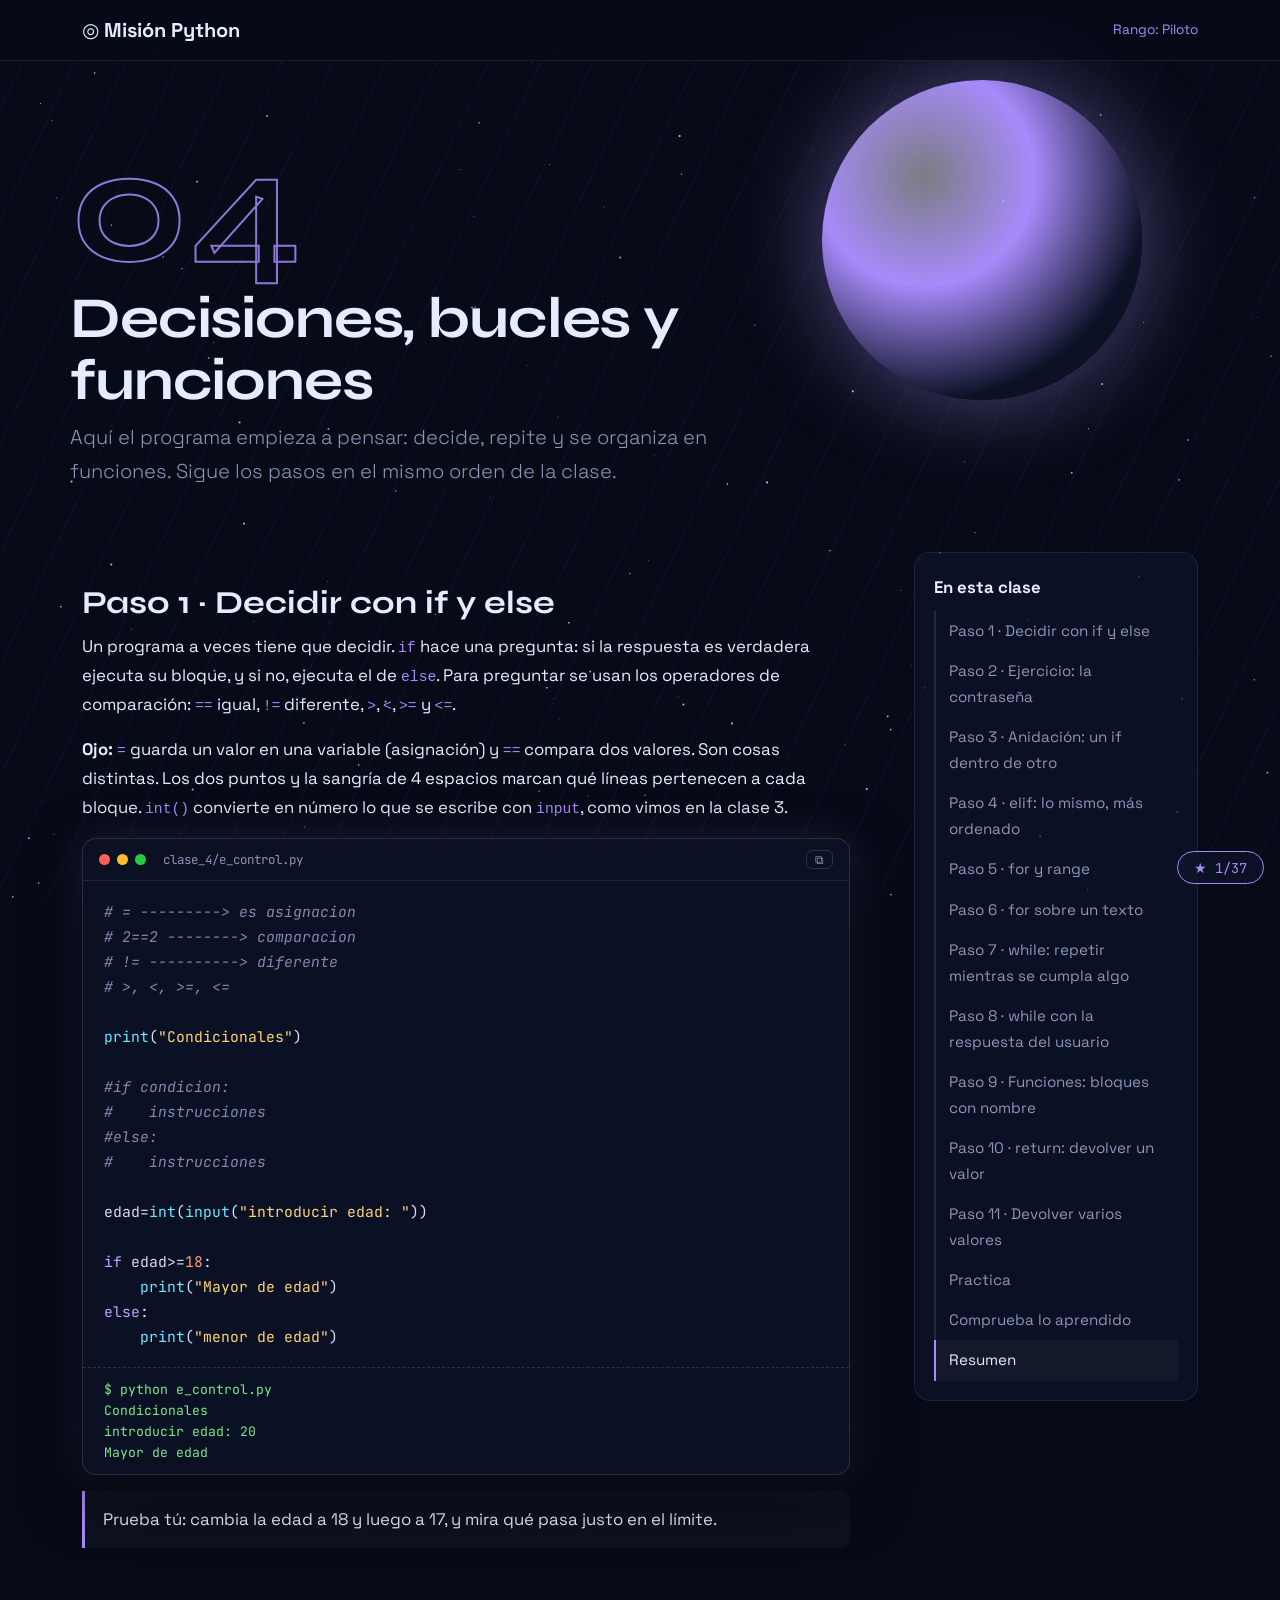
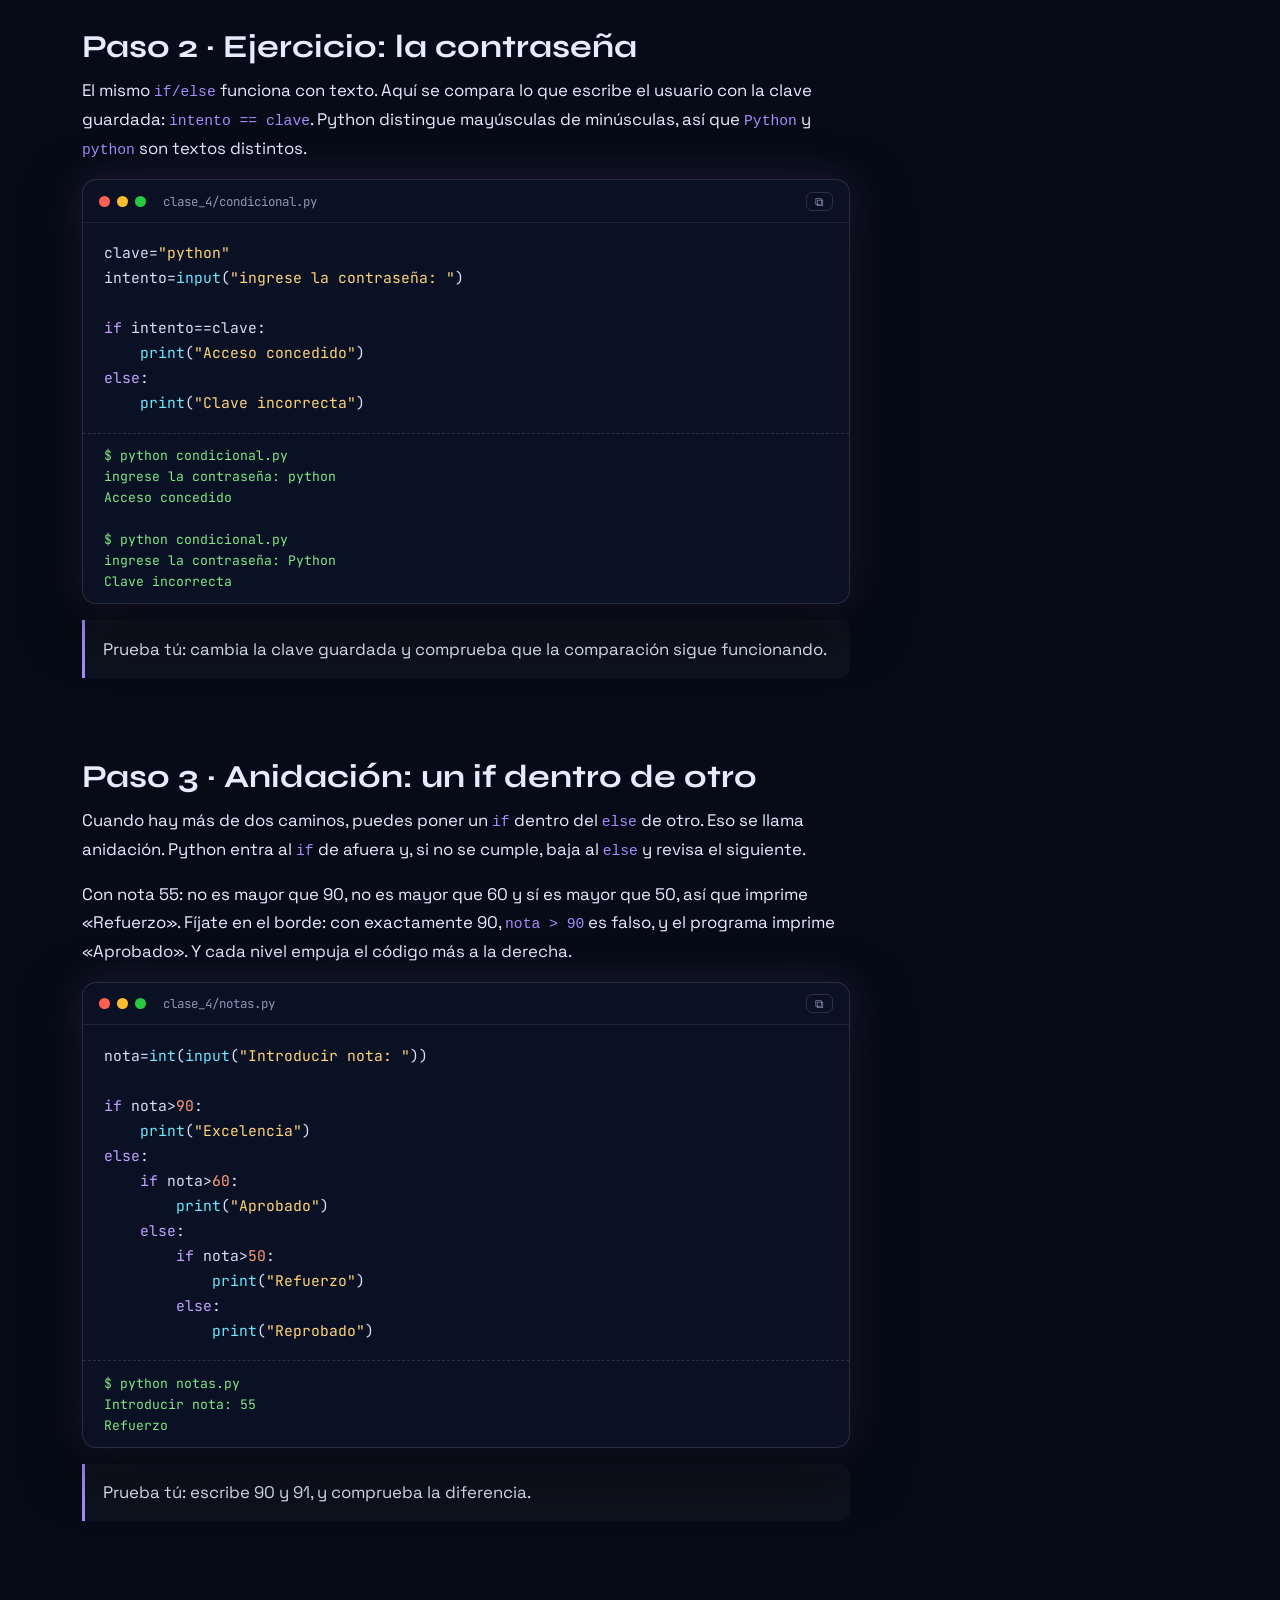
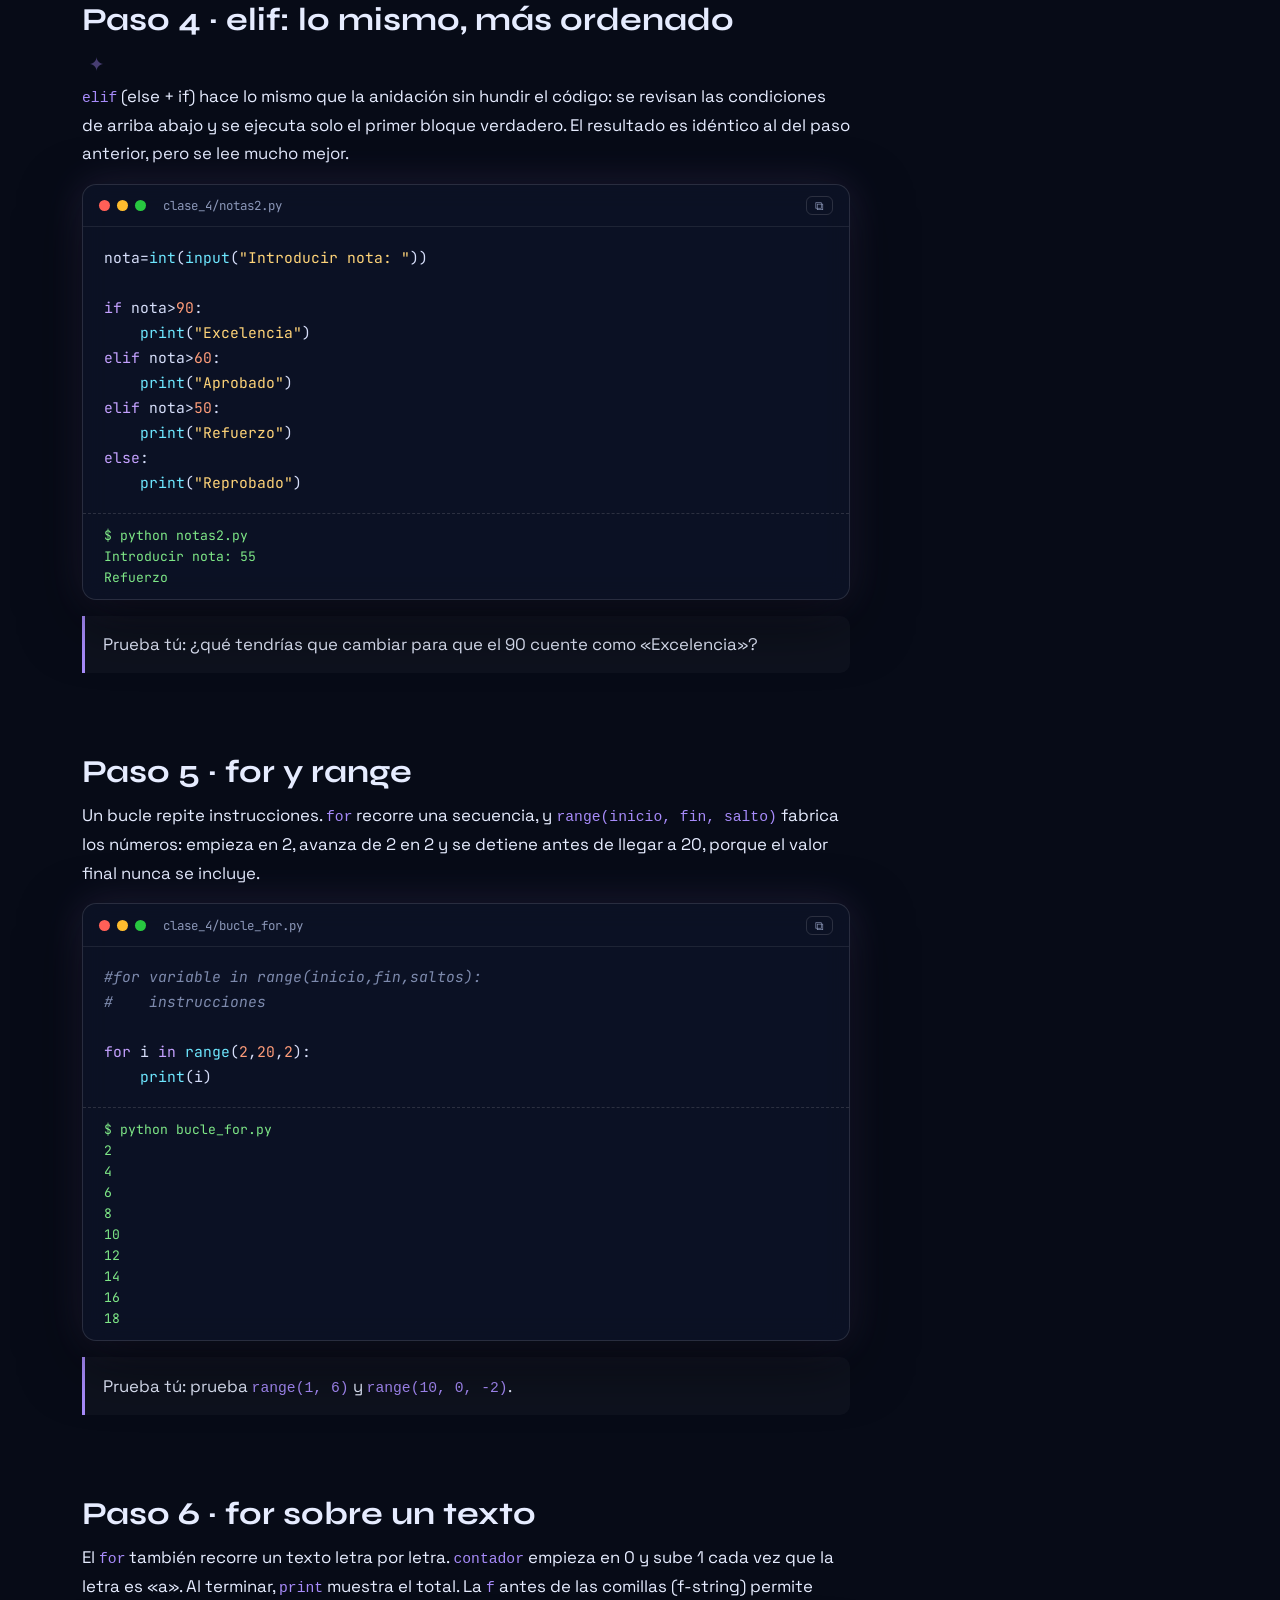
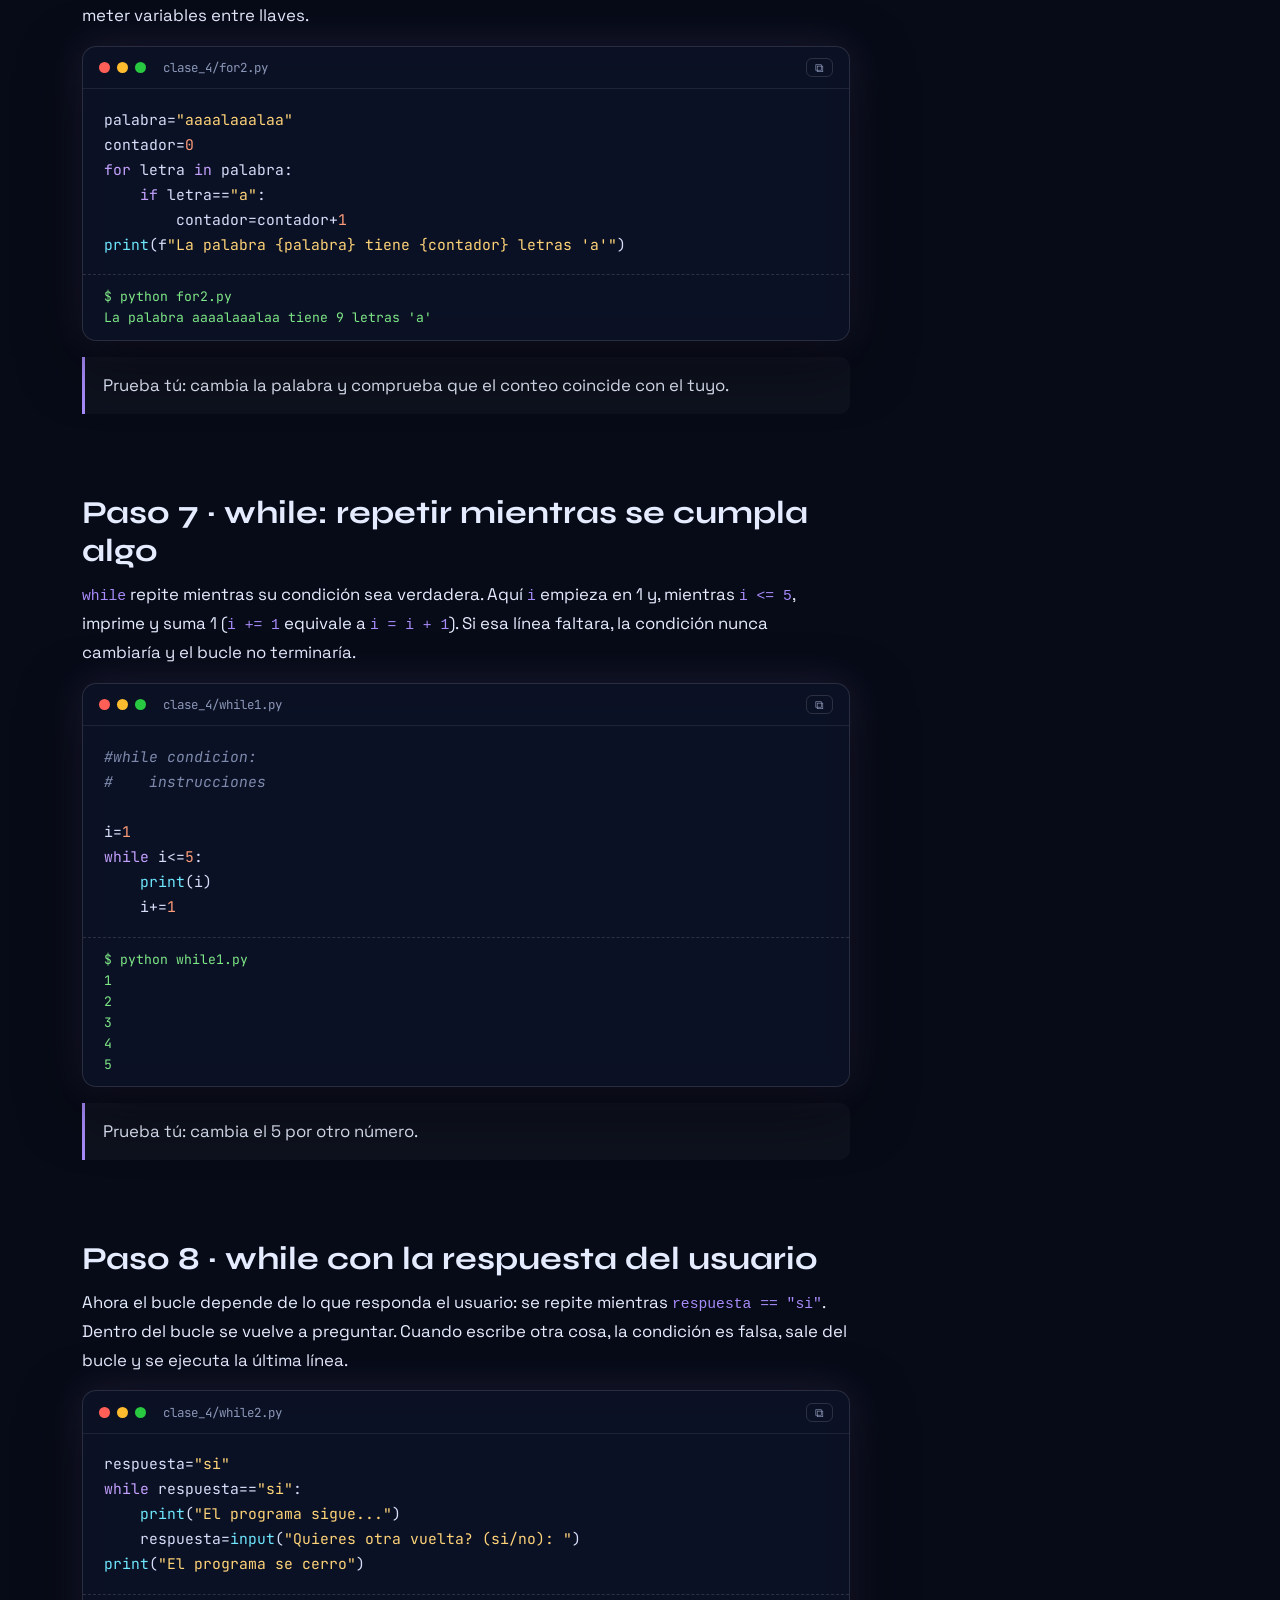
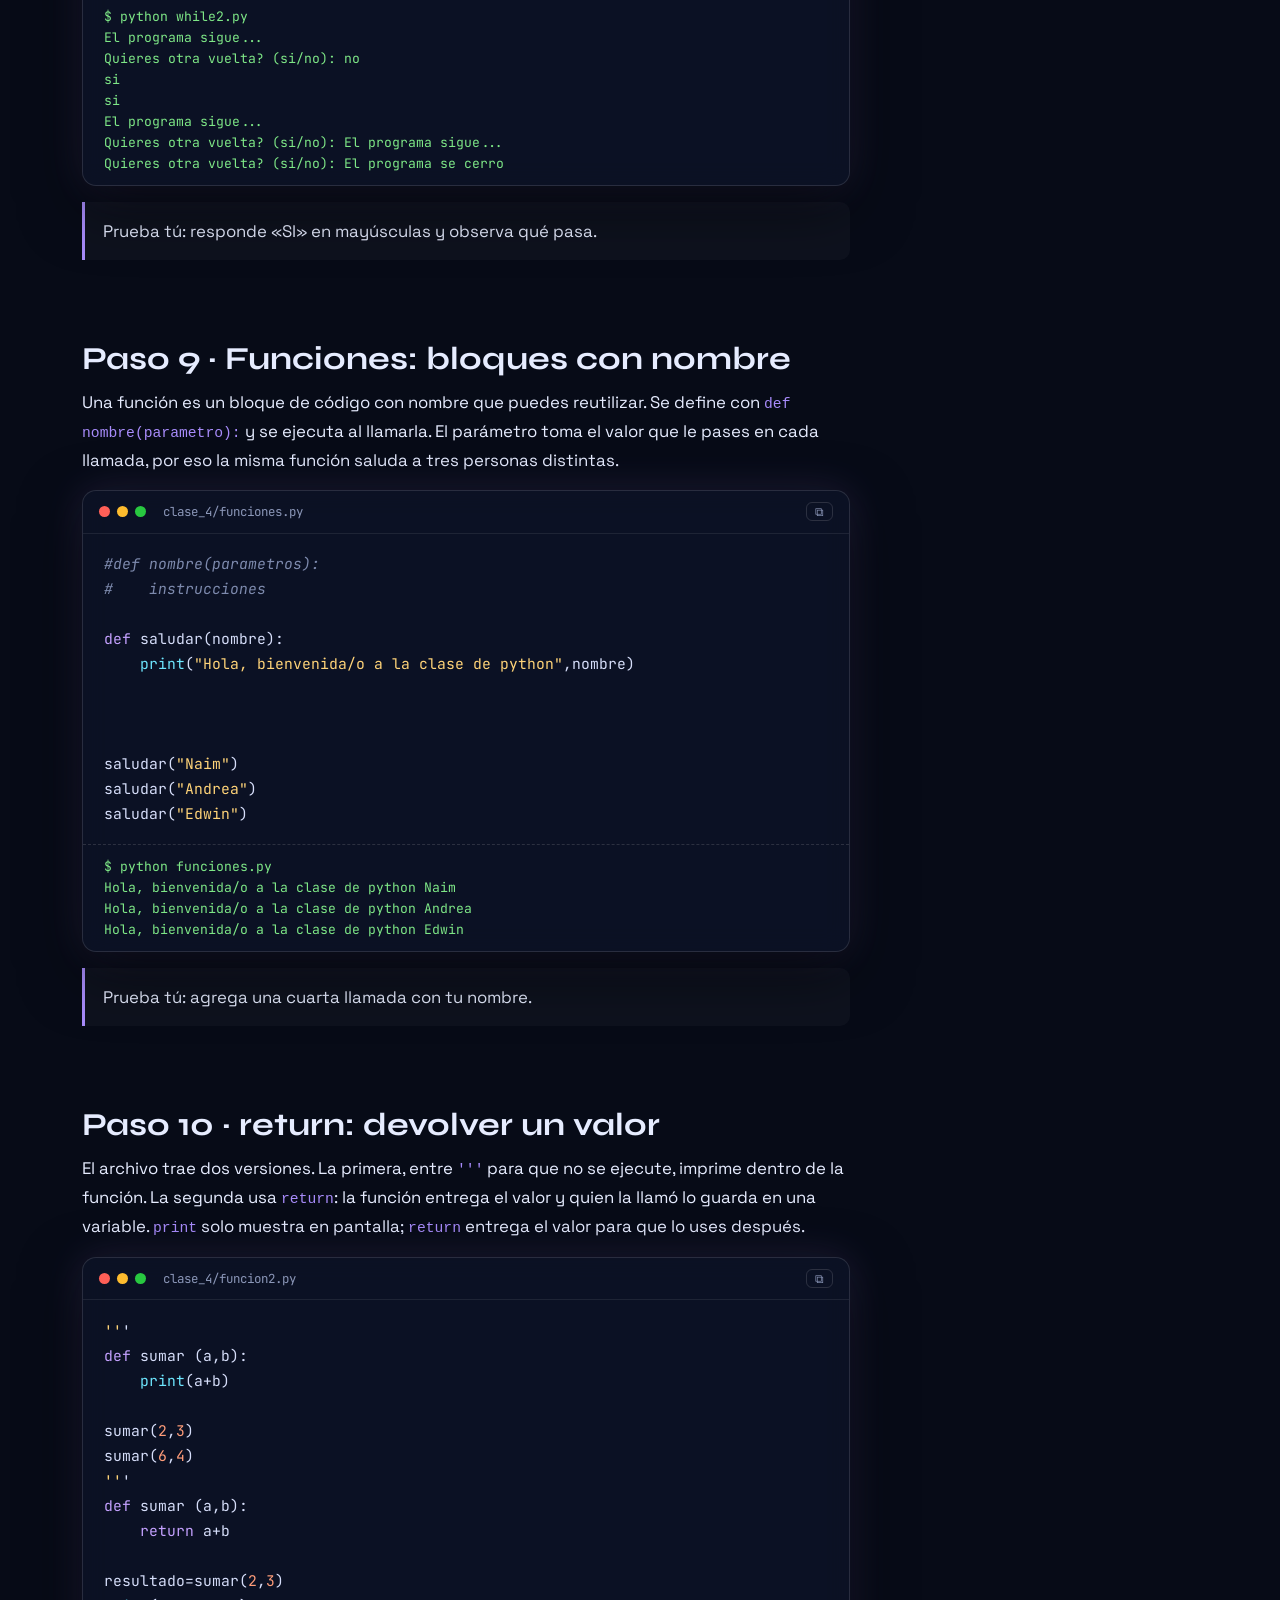
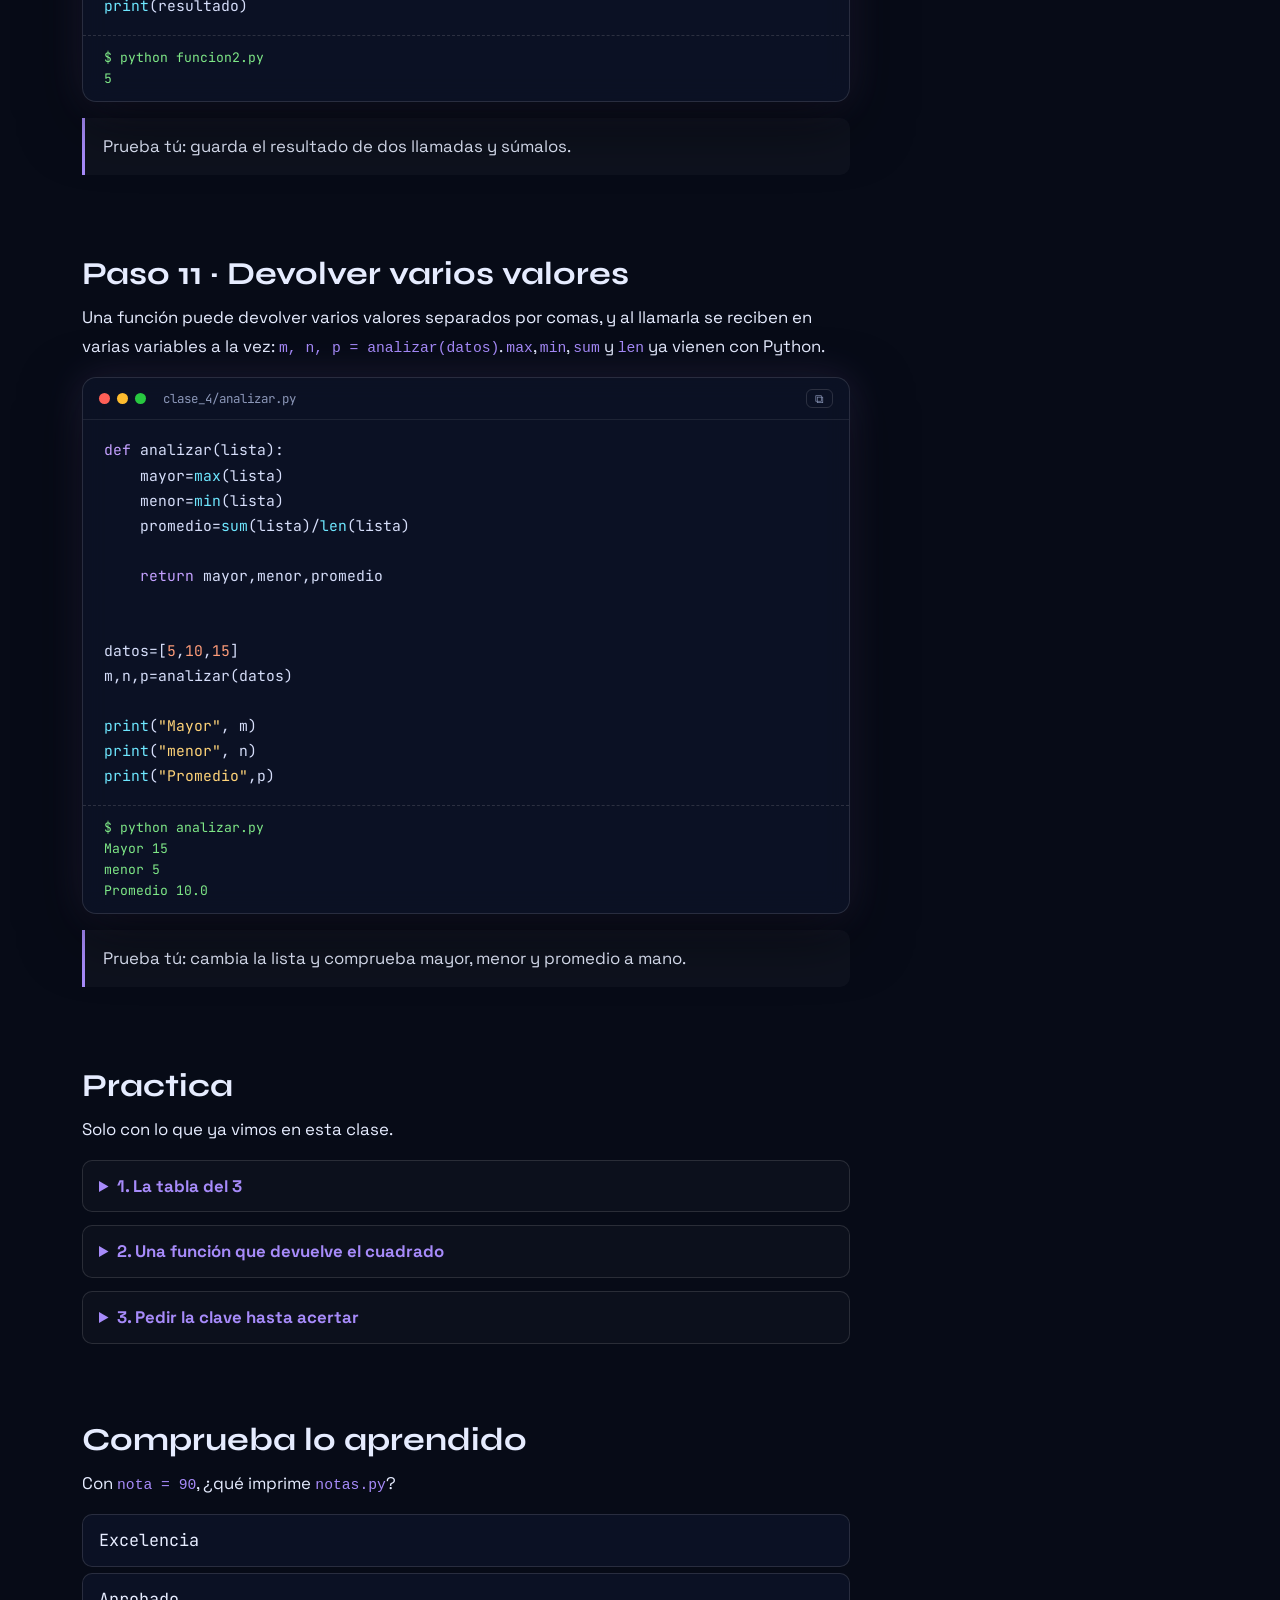
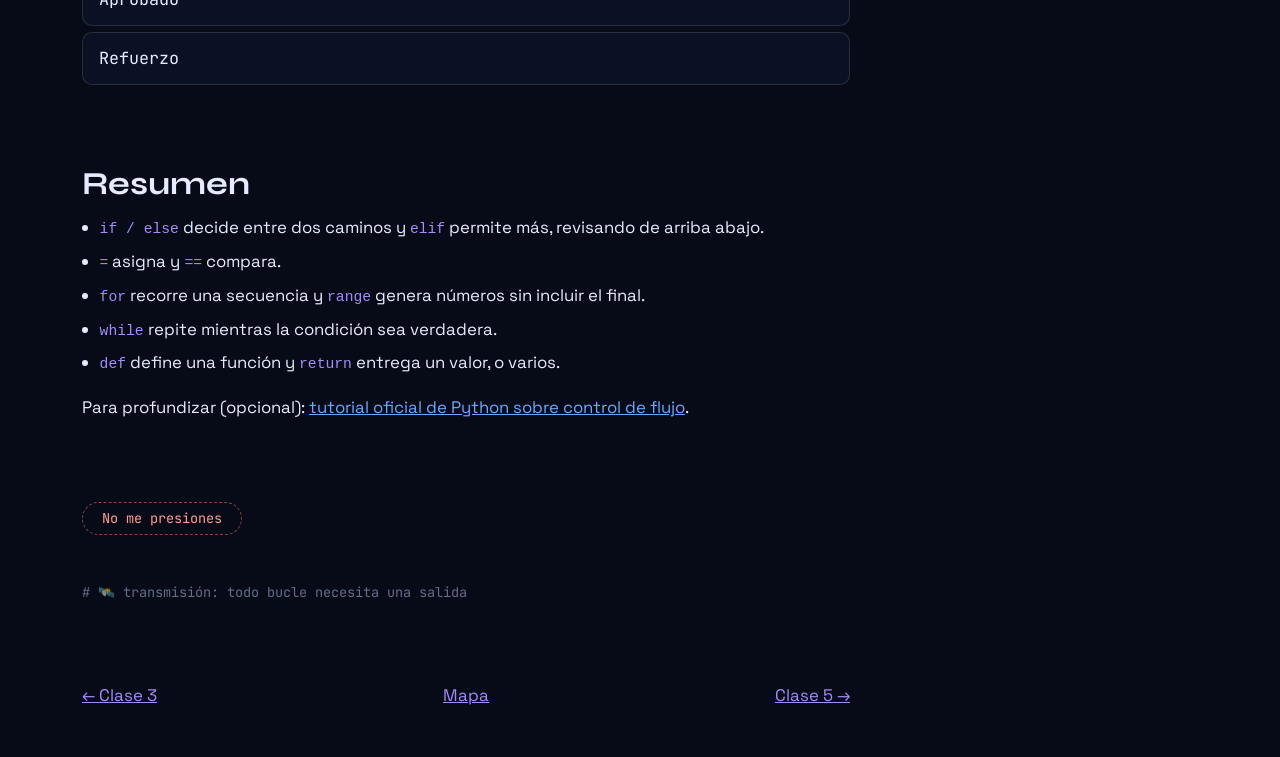
<file: clases/clase_4.html>
<!doctype html><html lang="es" data-bs-theme="dark"><head><meta charset="utf-8"><meta name="viewport" content="width=device-width,initial-scale=1"><title>Clase 4 · Decisiones, bucles y funciones</title>
<link href="https://fonts.googleapis.com/css2?family=JetBrains+Mono:wght@400;600&family=Space+Grotesk:wght@500;700&family=Syne:wght@800&display=swap" rel="stylesheet">
<link href="https://cdn.jsdelivr.net/npm/bootstrap@5.3.3/dist/css/bootstrap.min.css" rel="stylesheet">
<link href="../assets/css/estilo.css" rel="stylesheet"></head>
<body class="t4" data-n="4" style="--acc:#a78bfa">
<!-- 🕵️ ¿Mirando el código fuente? Pista de la clase 4: todo bucle necesita break. Y en toda la guía hay una serpiente: escribe «serpiente». --><canvas id="stars" aria-hidden="true"></canvas><div id="pg"></div>
<nav class="navbar fixed-top"><div class="container"><a class="navbar-brand" href="../index.html">◎ Misión Python</a><span class="rango" id="rango"></span></div></nav>
<header class="container hero"><div class="big">04</div><h1>Decisiones, bucles y funciones</h1><p class="lead">Aquí el programa empieza a pensar: decide, repite y se organiza en funciones. Sigue los pasos en el mismo orden de la clase.</p></header>
<main class="container sec">
<section class="rv"><h2>Paso 1 · Decidir con if y else</h2><p>Un programa a veces tiene que decidir. <code>if</code> hace una pregunta: si la respuesta es verdadera ejecuta su bloque, y si no, ejecuta el de <code>else</code>. Para preguntar se usan los operadores de comparación: <code>==</code> igual, <code>!=</code> diferente, <code>&gt;</code>, <code>&lt;</code>, <code>&gt;=</code> y <code>&lt;=</code>.</p><p><b>Ojo:</b> <code>=</code> guarda un valor en una variable (asignación) y <code>==</code> compara dos valores. Son cosas distintas. Los dos puntos y la sangría de 4 espacios marcan qué líneas pertenecen a cada bloque. <code>int()</code> convierte en número lo que se escribe con <code>input</code>, como vimos en la clase 3.</p><div class="win" data-f="clase_4/e_control.py" data-o="Condicionales&#10;introducir edad: 20&#10;Mayor de edad"><pre><code># = ---------&gt; es asignacion
# 2==2 --------&gt; comparacion
# != ----------&gt; diferente
# &gt;, &lt;, &gt;=, &lt;=

print("Condicionales")

#if condicion:
#    instrucciones
#else:
#    instrucciones

edad=int(input("introducir edad: "))

if edad&gt;=18:
    print("Mayor de edad")
else:
    print("menor de edad")</code></pre></div><p class="note mt-3">Prueba tú: cambia la edad a 18 y luego a 17, y mira qué pasa justo en el límite.</p></section>
<section class="rv"><h2>Paso 2 · Ejercicio: la contraseña</h2><p>El mismo <code>if/else</code> funciona con texto. Aquí se compara lo que escribe el usuario con la clave guardada: <code>intento == clave</code>. Python distingue mayúsculas de minúsculas, así que <code>Python</code> y <code>python</code> son textos distintos.</p><div class="win" data-f="clase_4/condicional.py" data-o="ingrese la contraseña: python&#10;Acceso concedido&#10;&#10;$ python condicional.py&#10;ingrese la contraseña: Python&#10;Clave incorrecta"><pre><code>clave="python"
intento=input("ingrese la contraseña: ")

if intento==clave:
    print("Acceso concedido")
else:
    print("Clave incorrecta")</code></pre></div><p class="note mt-3">Prueba tú: cambia la clave guardada y comprueba que la comparación sigue funcionando.</p></section>
<section class="rv"><h2>Paso 3 · Anidación: un if dentro de otro</h2><p>Cuando hay más de dos caminos, puedes poner un <code>if</code> dentro del <code>else</code> de otro. Eso se llama anidación. Python entra al <code>if</code> de afuera y, si no se cumple, baja al <code>else</code> y revisa el siguiente.</p><p>Con nota 55: no es mayor que 90, no es mayor que 60 y sí es mayor que 50, así que imprime «Refuerzo». Fíjate en el borde: con exactamente 90, <code>nota &gt; 90</code> es falso, y el programa imprime «Aprobado». Y cada nivel empuja el código más a la derecha.</p><div class="win" data-f="clase_4/notas.py" data-o="Introducir nota: 55&#10;Refuerzo"><pre><code>nota=int(input("Introducir nota: "))

if nota&gt;90:
    print("Excelencia")
else:
    if nota&gt;60:
        print("Aprobado")
    else:
        if nota&gt;50:
            print("Refuerzo")
        else:
            print("Reprobado")</code></pre></div><p class="note mt-3">Prueba tú: escribe 90 y 91, y comprueba la diferencia.</p></section>
<section class="rv"><h2>Paso 4 · elif: lo mismo, más ordenado</h2><span class="egg" title="">✦</span><p><code>elif</code> (else + if) hace lo mismo que la anidación sin hundir el código: se revisan las condiciones de arriba abajo y se ejecuta solo el primer bloque verdadero. El resultado es idéntico al del paso anterior, pero se lee mucho mejor.</p><div class="win" data-f="clase_4/notas2.py" data-o="Introducir nota: 55&#10;Refuerzo"><pre><code>nota=int(input("Introducir nota: "))

if nota&gt;90:
    print("Excelencia")
elif nota&gt;60:
    print("Aprobado")
elif nota&gt;50:
    print("Refuerzo")
else:
    print("Reprobado")</code></pre></div><p class="note mt-3">Prueba tú: ¿qué tendrías que cambiar para que el 90 cuente como «Excelencia»?</p></section>
<section class="rv"><h2>Paso 5 · for y range</h2><p>Un bucle repite instrucciones. <code>for</code> recorre una secuencia, y <code>range(inicio, fin, salto)</code> fabrica los números: empieza en 2, avanza de 2 en 2 y se detiene antes de llegar a 20, porque el valor final nunca se incluye.</p><div class="win" data-f="clase_4/bucle_for.py" data-o="2&#10;4&#10;6&#10;8&#10;10&#10;12&#10;14&#10;16&#10;18"><pre><code>#for variable in range(inicio,fin,saltos):
#    instrucciones

for i in range(2,20,2):
    print(i)</code></pre></div><p class="note mt-3">Prueba tú: prueba <code>range(1, 6)</code> y <code>range(10, 0, -2)</code>.</p></section>
<section class="rv"><h2>Paso 6 · for sobre un texto</h2><p>El <code>for</code> también recorre un texto letra por letra. <code>contador</code> empieza en 0 y sube 1 cada vez que la letra es «a». Al terminar, <code>print</code> muestra el total. La <code>f</code> antes de las comillas (f-string) permite meter variables entre llaves.</p><div class="win" data-f="clase_4/for2.py" data-o="La palabra aaaalaaalaa tiene 9 letras &#x27;a&#x27;"><pre><code>palabra="aaaalaaalaa"
contador=0
for letra in palabra:
    if letra=="a":
        contador=contador+1
print(f"La palabra {palabra} tiene {contador} letras 'a'")</code></pre></div><p class="note mt-3">Prueba tú: cambia la palabra y comprueba que el conteo coincide con el tuyo.</p></section>
<section class="rv"><h2>Paso 7 · while: repetir mientras se cumpla algo</h2><p><code>while</code> repite mientras su condición sea verdadera. Aquí <code>i</code> empieza en 1 y, mientras <code>i &lt;= 5</code>, imprime y suma 1 (<code>i += 1</code> equivale a <code>i = i + 1</code>). Si esa línea faltara, la condición nunca cambiaría y el bucle no terminaría.</p><div class="win" data-f="clase_4/while1.py" data-o="1&#10;2&#10;3&#10;4&#10;5"><pre><code>#while condicion:
#    instrucciones

i=1
while i&lt;=5:
    print(i)
    i+=1</code></pre></div><p class="note mt-3">Prueba tú: cambia el 5 por otro número.</p></section>
<section class="rv"><h2>Paso 8 · while con la respuesta del usuario</h2><p>Ahora el bucle depende de lo que responda el usuario: se repite mientras <code>respuesta == "si"</code>. Dentro del bucle se vuelve a preguntar. Cuando escribe otra cosa, la condición es falsa, sale del bucle y se ejecuta la última línea.</p><div class="win" data-f="clase_4/while2.py" data-o="El programa sigue...&#10;Quieres otra vuelta? (si/no): no&#10;si&#10;si&#10;El programa sigue...&#10;Quieres otra vuelta? (si/no): El programa sigue...&#10;Quieres otra vuelta? (si/no): El programa se cerro"><pre><code>respuesta="si"
while respuesta=="si":
    print("El programa sigue...")
    respuesta=input("Quieres otra vuelta? (si/no): ")
print("El programa se cerro")</code></pre></div><p class="note mt-3">Prueba tú: responde «SI» en mayúsculas y observa qué pasa.</p></section>
<section class="rv"><h2>Paso 9 · Funciones: bloques con nombre</h2><p>Una función es un bloque de código con nombre que puedes reutilizar. Se define con <code>def nombre(parametro):</code> y se ejecuta al llamarla. El parámetro toma el valor que le pases en cada llamada, por eso la misma función saluda a tres personas distintas.</p><div class="win" data-f="clase_4/funciones.py" data-o="Hola, bienvenida/o a la clase de python Naim&#10;Hola, bienvenida/o a la clase de python Andrea&#10;Hola, bienvenida/o a la clase de python Edwin"><pre><code>#def nombre(parametros):
#    instrucciones

def saludar(nombre):
    print("Hola, bienvenida/o a la clase de python",nombre)



saludar("Naim")
saludar("Andrea")
saludar("Edwin")</code></pre></div><p class="note mt-3">Prueba tú: agrega una cuarta llamada con tu nombre.</p></section>
<section class="rv"><h2>Paso 10 · return: devolver un valor</h2><p>El archivo trae dos versiones. La primera, entre <code>'''</code> para que no se ejecute, imprime dentro de la función. La segunda usa <code>return</code>: la función entrega el valor y quien la llamó lo guarda en una variable. <code>print</code> solo muestra en pantalla; <code>return</code> entrega el valor para que lo uses después.</p><div class="win" data-f="clase_4/funcion2.py" data-o="5"><pre><code>'''
def sumar (a,b):
    print(a+b)

sumar(2,3)
sumar(6,4)
'''
def sumar (a,b):
    return a+b

resultado=sumar(2,3)
print(resultado)</code></pre></div><p class="note mt-3">Prueba tú: guarda el resultado de dos llamadas y súmalos.</p></section>
<section class="rv"><h2>Paso 11 · Devolver varios valores</h2><p>Una función puede devolver varios valores separados por comas, y al llamarla se reciben en varias variables a la vez: <code>m, n, p = analizar(datos)</code>. <code>max</code>, <code>min</code>, <code>sum</code> y <code>len</code> ya vienen con Python.</p><div class="win" data-f="clase_4/analizar.py" data-o="Mayor 15&#10;menor 5&#10;Promedio 10.0"><pre><code>def analizar(lista):
    mayor=max(lista)
    menor=min(lista)
    promedio=sum(lista)/len(lista)
    
    return mayor,menor,promedio


datos=[5,10,15]
m,n,p=analizar(datos)

print("Mayor", m)
print("menor", n)
print("Promedio",p)</code></pre></div><p class="note mt-3">Prueba tú: cambia la lista y comprueba mayor, menor y promedio a mano.</p></section>
<section class="rv"><h2>Practica</h2><p>Solo con lo que ya vimos en esta clase.</p><details class="dp"><summary>1. La tabla del 3</summary><div class="win" data-f="ej1.py" data-o="3 x 1 = 3&#10;3 x 2 = 6&#10;3 x 3 = 9&#10;...&#10;3 x 10 = 30"><pre><code>for i in range(1, 11):
    print("3 x", i, "=", 3 * i)</code></pre></div></details><details class="dp"><summary>2. Una función que devuelve el cuadrado</summary><div class="win" data-f="ej2.py" data-o="16"><pre><code>def cuadrado(n):
    return n * n

resultado = cuadrado(4)
print(resultado)</code></pre></div></details><details class="dp"><summary>3. Pedir la clave hasta acertar</summary><div class="win" data-f="ej3.py" data-o="clave: python&#10;java&#10;clave: Acceso concedido"><pre><code>clave = "python"
intento = ""
while intento != clave:
    intento = input("clave: ")
print("Acceso concedido")</code></pre></div></details></section>
<section class="rv"><h2>Comprueba lo aprendido</h2><p>Con <code>nota = 90</code>, ¿qué imprime <code>notas.py</code>?</p><div class="q"><button class="opt">Excelencia</button><button class="opt" data-ok>Aprobado</button><button class="opt">Refuerzo</button><p id="fb" class="mt-2" aria-live="polite" data-ok="Correcto: 90 no es mayor que 90, pero sí es mayor que 60." data-no="Casi. Recuerda que la condición es nota &gt; 90, no nota &gt;= 90."></p></div></section>
<section class="rv"><h2>Resumen</h2><ul class="ls"><li><code>if / else</code> decide entre dos caminos y <code>elif</code> permite más, revisando de arriba abajo.</li><li><code>=</code> asigna y <code>==</code> compara.</li><li><code>for</code> recorre una secuencia y <code>range</code> genera números sin incluir el final.</li><li><code>while</code> repite mientras la condición sea verdadera.</li><li><code>def</code> define una función y <code>return</code> entrega un valor, o varios.</li></ul><p class="mt-3">Para profundizar (opcional): <a href="https://docs.python.org/es/3/tutorial/controlflow.html" target="_blank" rel="noopener">tutorial oficial de Python sobre control de flujo</a>.</p></section>
<div class="npw"><button id="np" class="np">No me presiones</button></div>
<nav class="nx"><a href="clase_3.html">← Clase 3</a><a href="../index.html">Mapa</a><a href="clase_5.html">Clase 5 →</a></nav>
</main>
<script src="https://cdn.jsdelivr.net/npm/bootstrap@5.3.3/dist/js/bootstrap.bundle.min.js"></script><script src="../assets/js/app.js"></script></body></html>
</file>
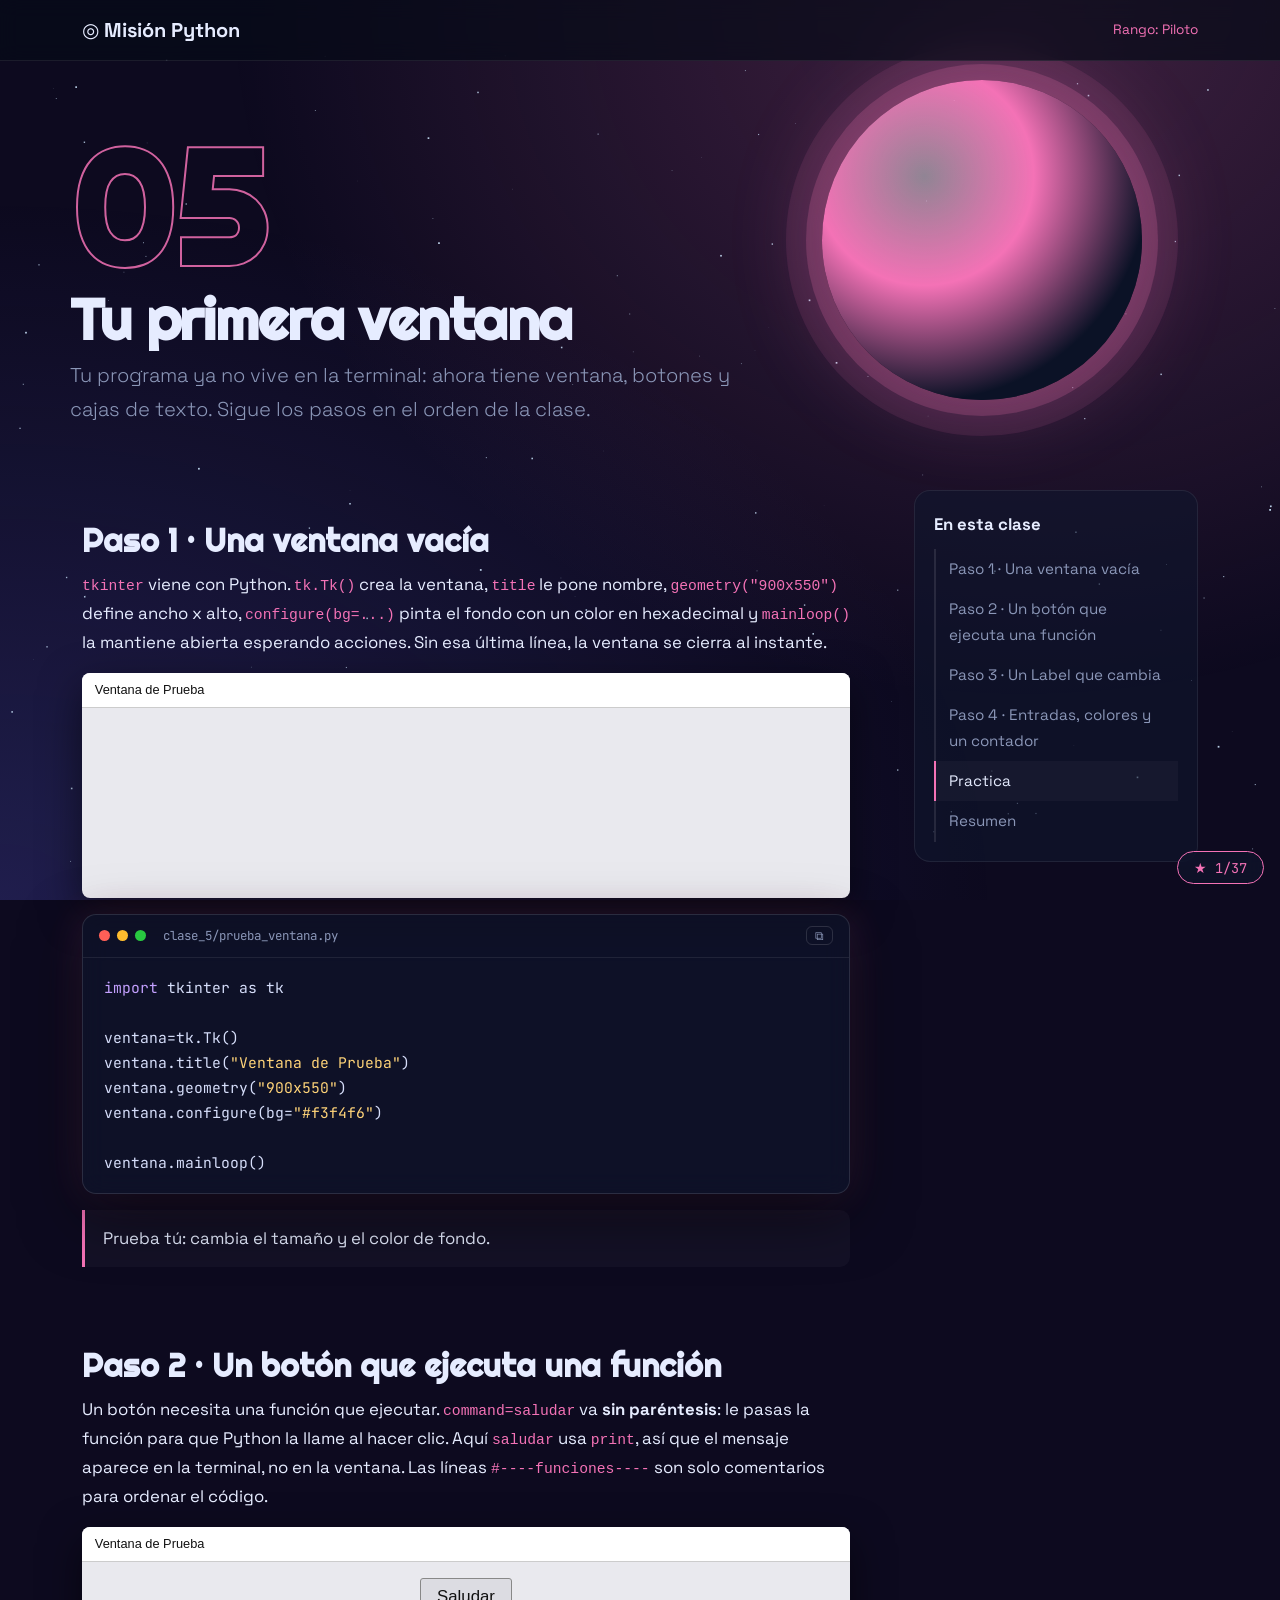
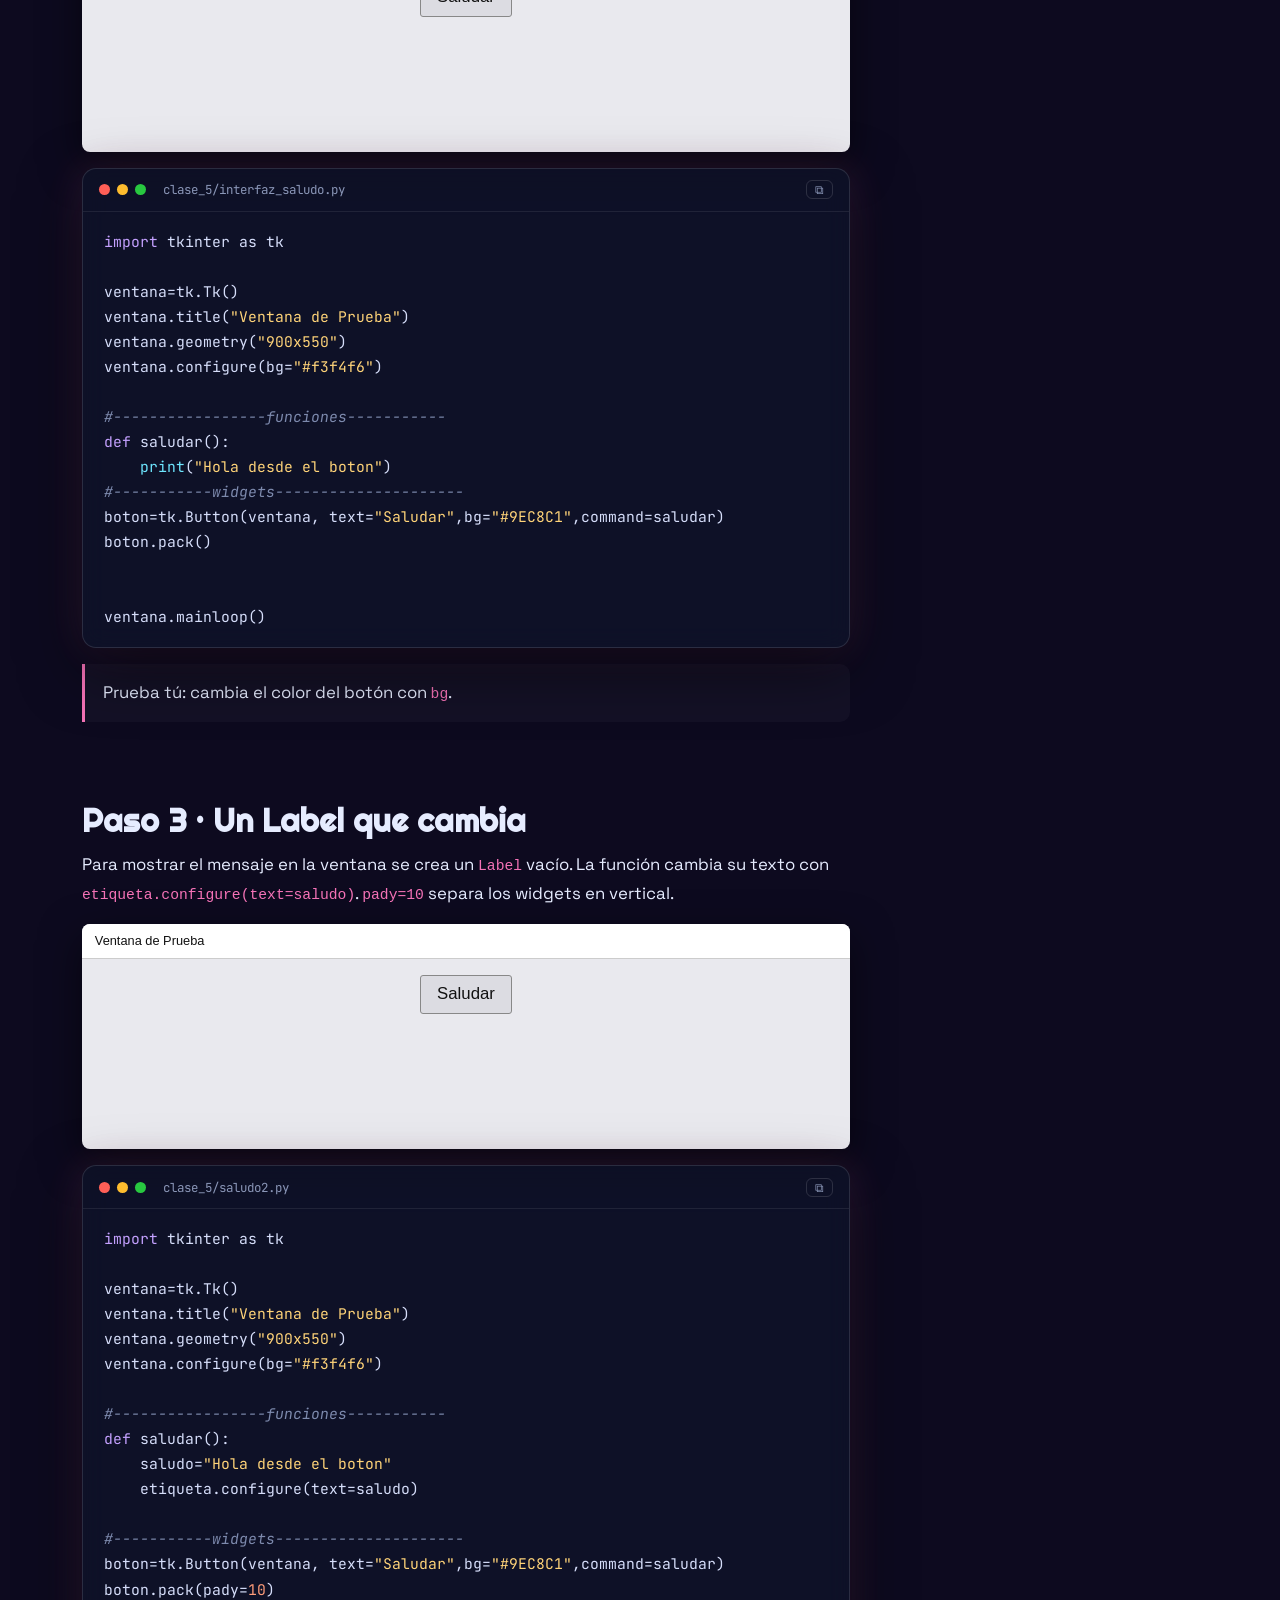
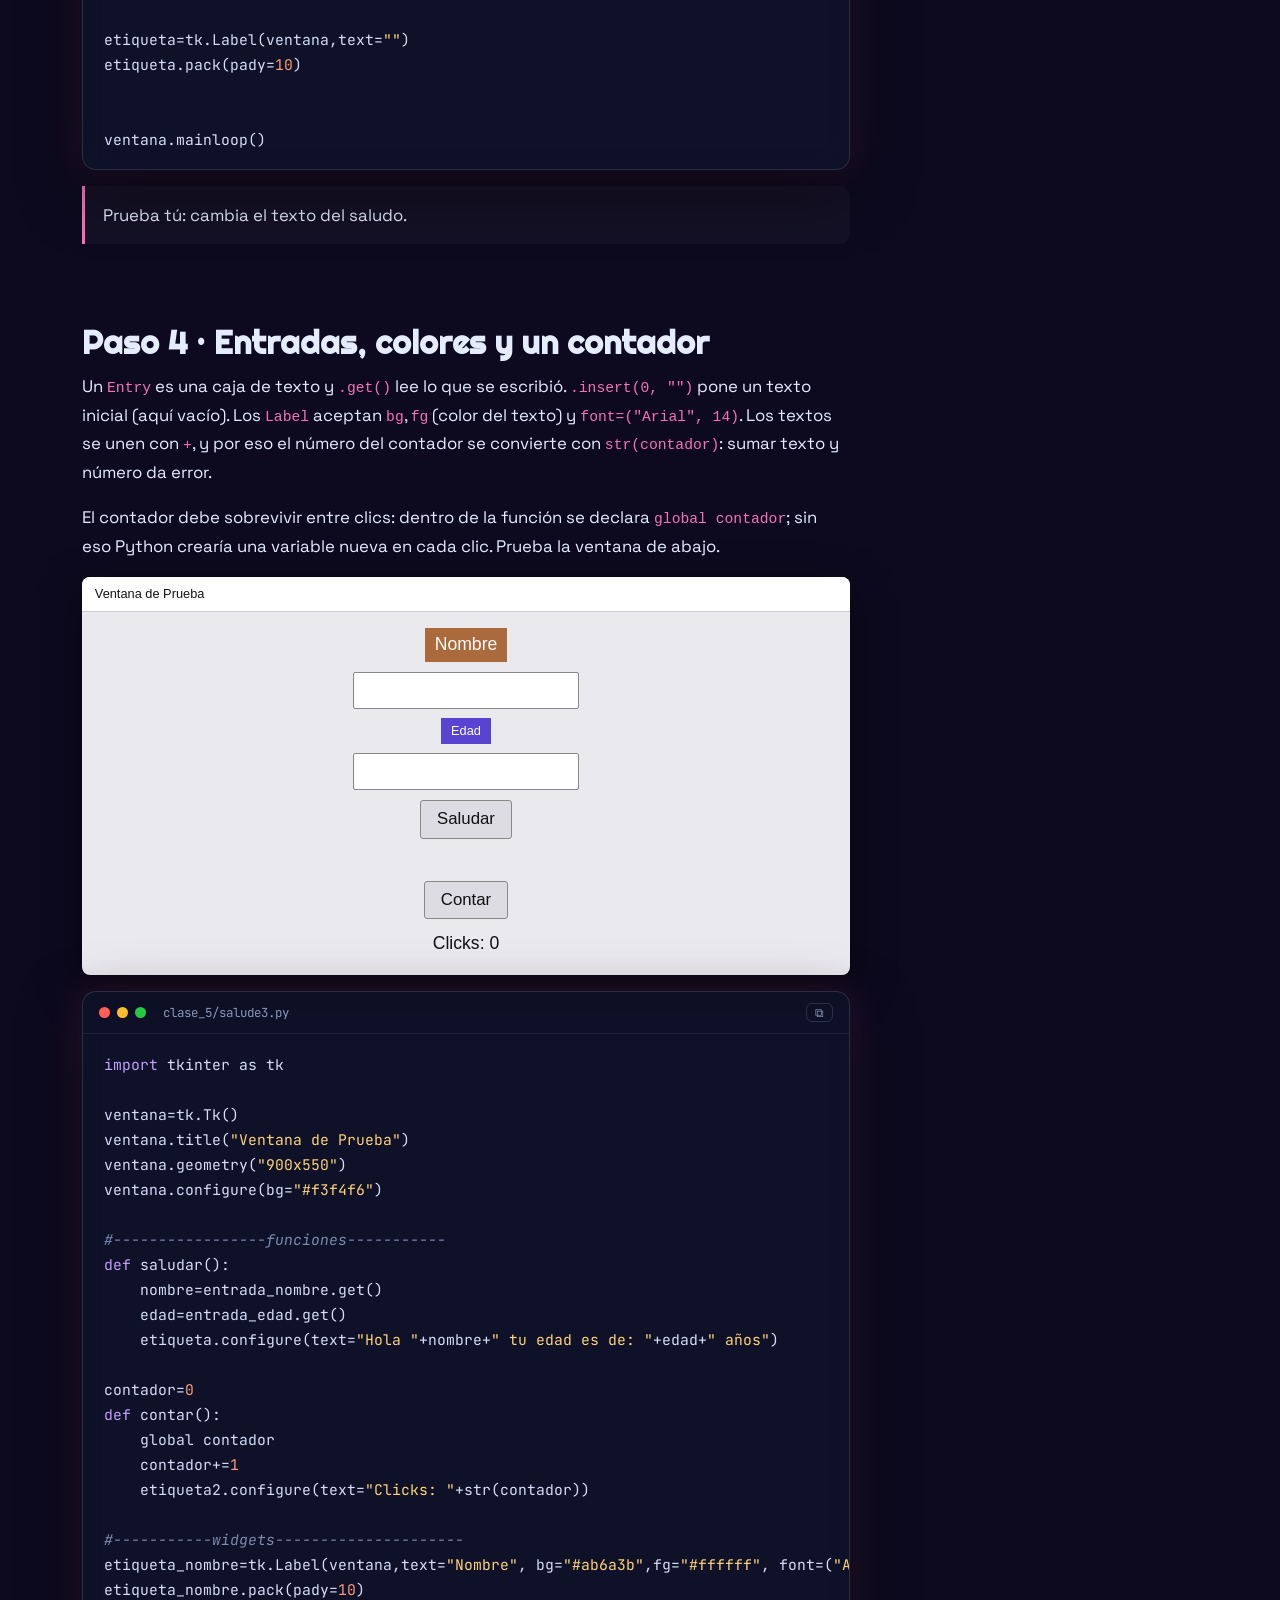
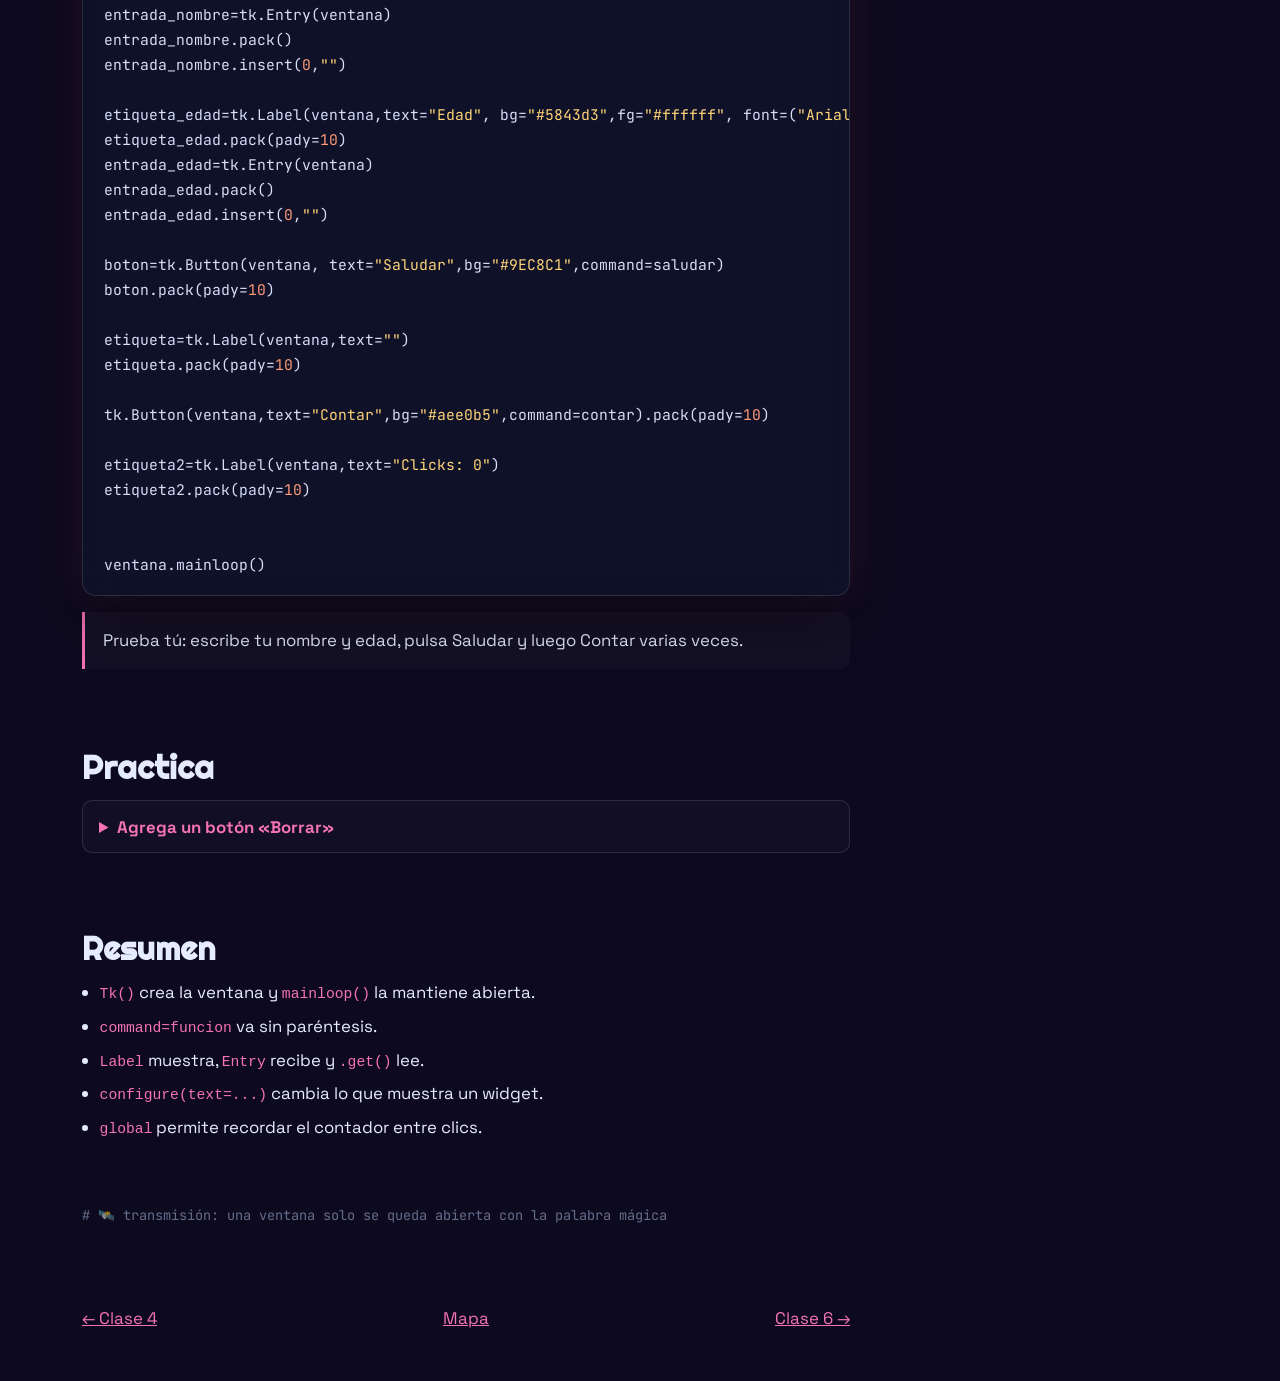
<file: clases/clase_5.html>
<!doctype html><html lang="es" data-bs-theme="dark"><head><meta charset="utf-8"><meta name="viewport" content="width=device-width,initial-scale=1"><title>Clase 5 · Tu primera ventana</title>
<link href="https://fonts.googleapis.com/css2?family=JetBrains+Mono:wght@400;600&family=Space+Grotesk:wght@500;700&family=Righteous&display=swap" rel="stylesheet">
<link href="https://cdn.jsdelivr.net/npm/bootstrap@5.3.3/dist/css/bootstrap.min.css" rel="stylesheet">
<link href="../assets/css/estilo.css" rel="stylesheet"></head>
<body class="t5" data-n="5" style="--acc:#f472b6">
<!-- 🕵️ ¿Mirando el código fuente? Pista de la clase 5: la palabra mágica es mainloop. Y en toda la guía hay una serpiente: escribe «serpiente». -->
<canvas id="stars" aria-hidden="true"></canvas><div id="pg"></div>
<nav class="navbar fixed-top"><div class="container"><a class="navbar-brand" href="../index.html">◎ Misión Python</a><span class="rango" id="rango"></span></div></nav>
<header class="container hero"><div class="big">05</div><h1>Tu primera ventana</h1><p class="lead">Tu programa ya no vive en la terminal: ahora tiene ventana, botones y cajas de texto. Sigue los pasos en el orden de la clase.</p></header>
<main class="container sec">
<section class="rv"><h2>Paso 1 · Una ventana vacía</h2><p><code>tkinter</code> viene con Python. <code>tk.Tk()</code> crea la ventana, <code>title</code> le pone nombre, <code>geometry("900x550")</code> define ancho x alto, <code>configure(bg=...)</code> pinta el fondo con un color en hexadecimal y <code>mainloop()</code> la mantiene abierta esperando acciones. Sin esa última línea, la ventana se cierra al instante.</p><div class="tkw mb-3" data-m="1"><div class="tkt">Ventana de Prueba</div><div class="tkb"></div></div><div class="win" data-f="clase_5/prueba_ventana.py"><pre><code>import tkinter as tk

ventana=tk.Tk()
ventana.title("Ventana de Prueba")
ventana.geometry("900x550")
ventana.configure(bg="#f3f4f6")

ventana.mainloop()</code></pre></div><p class="note mt-3">Prueba tú: cambia el tamaño y el color de fondo.</p></section>
<section class="rv"><h2>Paso 2 · Un botón que ejecuta una función</h2><p>Un botón necesita una función que ejecutar. <code>command=saludar</code> va <b>sin paréntesis</b>: le pasas la función para que Python la llame al hacer clic. Aquí <code>saludar</code> usa <code>print</code>, así que el mensaje aparece en la terminal, no en la ventana. Las líneas <code>#----funciones----</code> son solo comentarios para ordenar el código.</p><div class="tkw mb-3" data-m="2"><div class="tkt">Ventana de Prueba</div><div class="tkb"></div></div><div class="win" data-f="clase_5/interfaz_saludo.py"><pre><code>import tkinter as tk

ventana=tk.Tk()
ventana.title("Ventana de Prueba")
ventana.geometry("900x550")
ventana.configure(bg="#f3f4f6")

#-----------------funciones-----------
def saludar():
    print("Hola desde el boton")
#-----------widgets---------------------
boton=tk.Button(ventana, text="Saludar",bg="#9EC8C1",command=saludar)
boton.pack()


ventana.mainloop()</code></pre></div><p class="note mt-3">Prueba tú: cambia el color del botón con <code>bg</code>.</p></section>
<section class="rv"><h2>Paso 3 · Un Label que cambia</h2><p>Para mostrar el mensaje en la ventana se crea un <code>Label</code> vacío. La función cambia su texto con <code>etiqueta.configure(text=saludo)</code>. <code>pady=10</code> separa los widgets en vertical.</p><div class="tkw mb-3" data-m="3"><div class="tkt">Ventana de Prueba</div><div class="tkb"></div></div><div class="win" data-f="clase_5/saludo2.py"><pre><code>import tkinter as tk

ventana=tk.Tk()
ventana.title("Ventana de Prueba")
ventana.geometry("900x550")
ventana.configure(bg="#f3f4f6")

#-----------------funciones-----------
def saludar():
    saludo="Hola desde el boton"
    etiqueta.configure(text=saludo)
    
#-----------widgets---------------------
boton=tk.Button(ventana, text="Saludar",bg="#9EC8C1",command=saludar)
boton.pack(pady=10)

etiqueta=tk.Label(ventana,text="")
etiqueta.pack(pady=10)


ventana.mainloop()</code></pre></div><p class="note mt-3">Prueba tú: cambia el texto del saludo.</p></section>
<section class="rv"><h2>Paso 4 · Entradas, colores y un contador</h2><p>Un <code>Entry</code> es una caja de texto y <code>.get()</code> lee lo que se escribió. <code>.insert(0, "")</code> pone un texto inicial (aquí vacío). Los <code>Label</code> aceptan <code>bg</code>, <code>fg</code> (color del texto) y <code>font=("Arial", 14)</code>. Los textos se unen con <code>+</code>, y por eso el número del contador se convierte con <code>str(contador)</code>: sumar texto y número da error.</p><p>El contador debe sobrevivir entre clics: dentro de la función se declara <code>global contador</code>; sin eso Python crearía una variable nueva en cada clic. Prueba la ventana de abajo.</p><div class="tkw mb-3" data-m="4"><div class="tkt">Ventana de Prueba</div><div class="tkb"></div></div><div class="win" data-f="clase_5/salude3.py"><pre><code>import tkinter as tk

ventana=tk.Tk()
ventana.title("Ventana de Prueba")
ventana.geometry("900x550")
ventana.configure(bg="#f3f4f6")

#-----------------funciones-----------
def saludar():
    nombre=entrada_nombre.get()
    edad=entrada_edad.get()
    etiqueta.configure(text="Hola "+nombre+" tu edad es de: "+edad+" años")

contador=0
def contar():
    global contador
    contador+=1
    etiqueta2.configure(text="Clicks: "+str(contador))
    
#-----------widgets---------------------
etiqueta_nombre=tk.Label(ventana,text="Nombre", bg="#ab6a3b",fg="#ffffff", font=("Arial",14))
etiqueta_nombre.pack(pady=10)
entrada_nombre=tk.Entry(ventana)
entrada_nombre.pack()
entrada_nombre.insert(0,"")

etiqueta_edad=tk.Label(ventana,text="Edad", bg="#5843d3",fg="#ffffff", font=("Arial",9))
etiqueta_edad.pack(pady=10)
entrada_edad=tk.Entry(ventana)
entrada_edad.pack()
entrada_edad.insert(0,"")

boton=tk.Button(ventana, text="Saludar",bg="#9EC8C1",command=saludar)
boton.pack(pady=10)

etiqueta=tk.Label(ventana,text="")
etiqueta.pack(pady=10)

tk.Button(ventana,text="Contar",bg="#aee0b5",command=contar).pack(pady=10)

etiqueta2=tk.Label(ventana,text="Clicks: 0")
etiqueta2.pack(pady=10)


ventana.mainloop()</code></pre></div><p class="note mt-3">Prueba tú: escribe tu nombre y edad, pulsa Saludar y luego Contar varias veces.</p></section>
<section class="rv"><h2>Practica</h2><details class="dp"><summary>Agrega un botón «Borrar»</summary><p>Que deje vacía la etiqueta del saludo. Solución:</p><div class="win" data-f="borrar_boton.py"><pre><code>def borrar():
    etiqueta.configure(text="")

tk.Button(ventana, text="Borrar", command=borrar).pack(pady=10)</code></pre></div></details></section>
<section class="rv"><h2>Resumen</h2><ul class="ls"><li><code>Tk()</code> crea la ventana y <code>mainloop()</code> la mantiene abierta.</li><li><code>command=funcion</code> va sin paréntesis.</li><li><code>Label</code> muestra, <code>Entry</code> recibe y <code>.get()</code> lee.</li><li><code>configure(text=...)</code> cambia lo que muestra un widget.</li><li><code>global</code> permite recordar el contador entre clics.</li></ul></section>
<nav class="nx"><a href="clase_4.html">← Clase 4</a><a href="../index.html">Mapa</a><a href="clase_6.html">Clase 6 →</a></nav>
</main>
<script src="https://cdn.jsdelivr.net/npm/bootstrap@5.3.3/dist/js/bootstrap.bundle.min.js"></script><script src="../assets/js/app.js"></script></body></html>
</file>
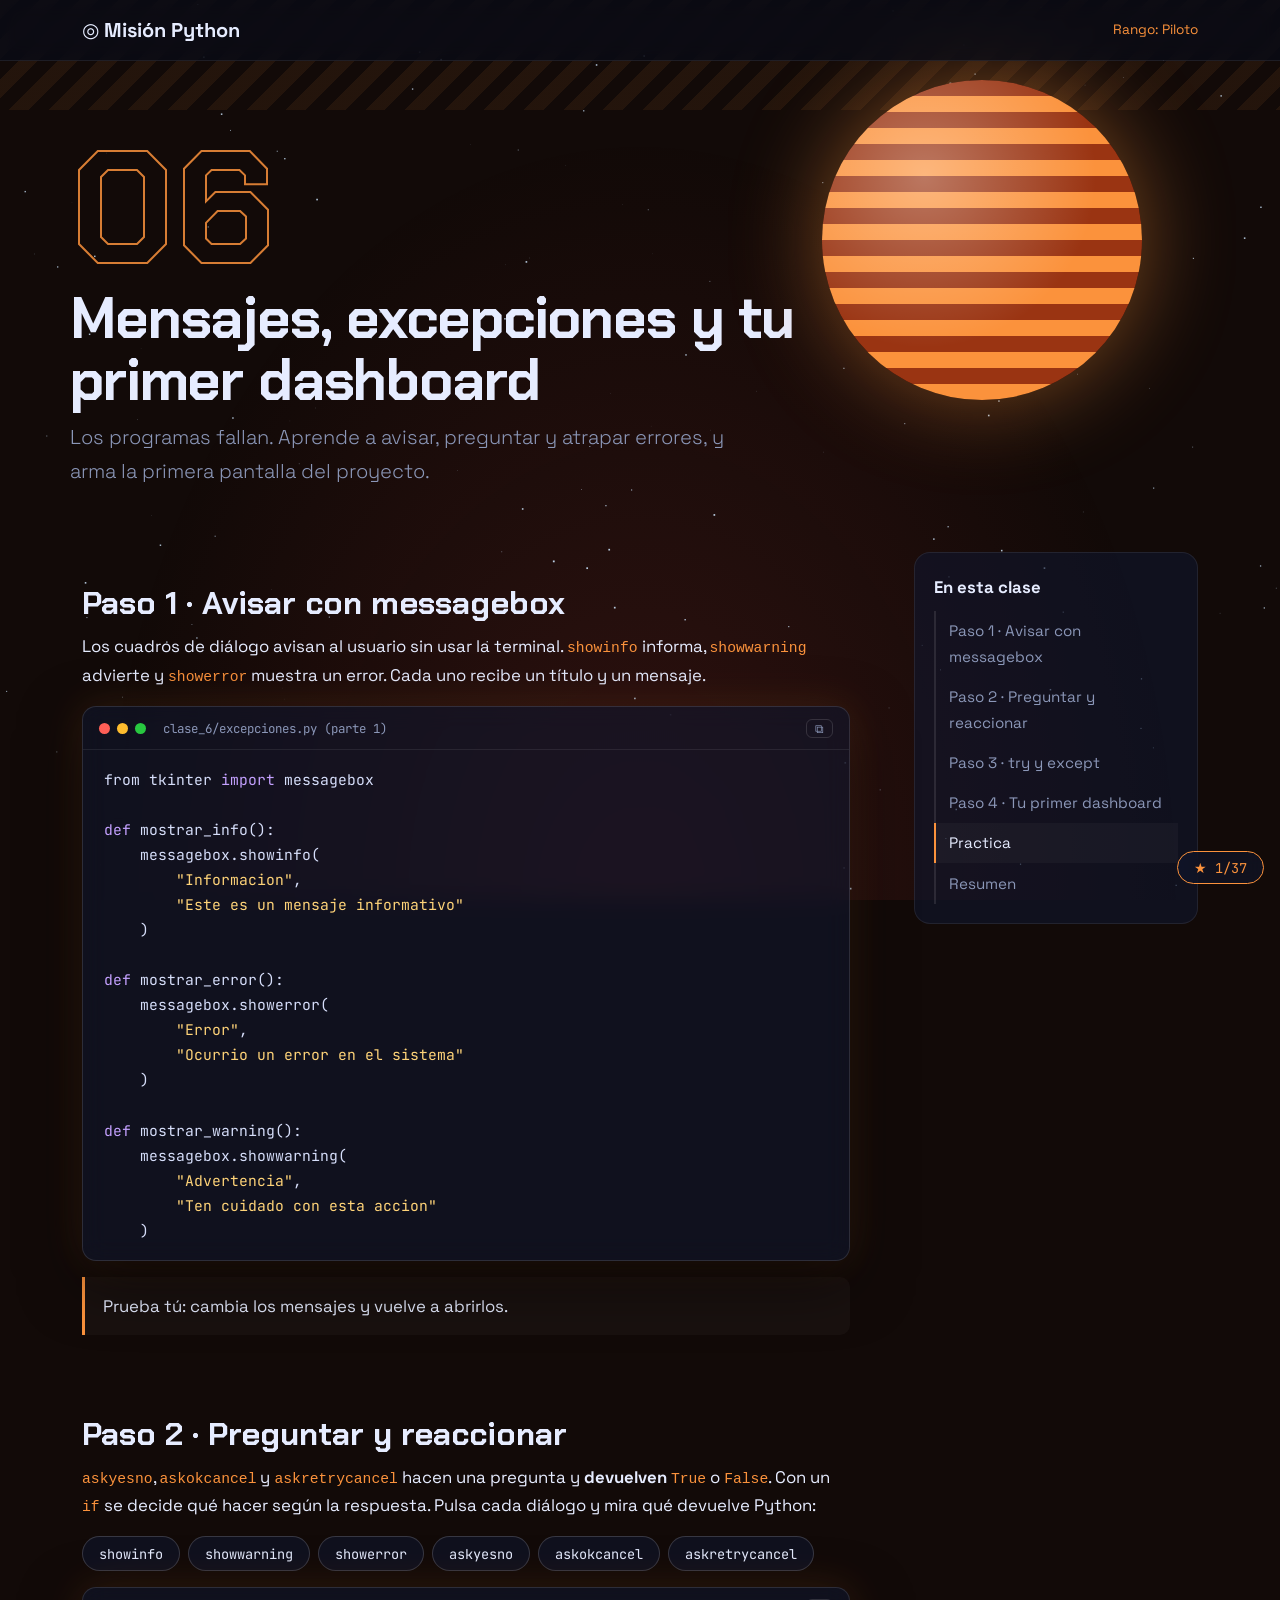
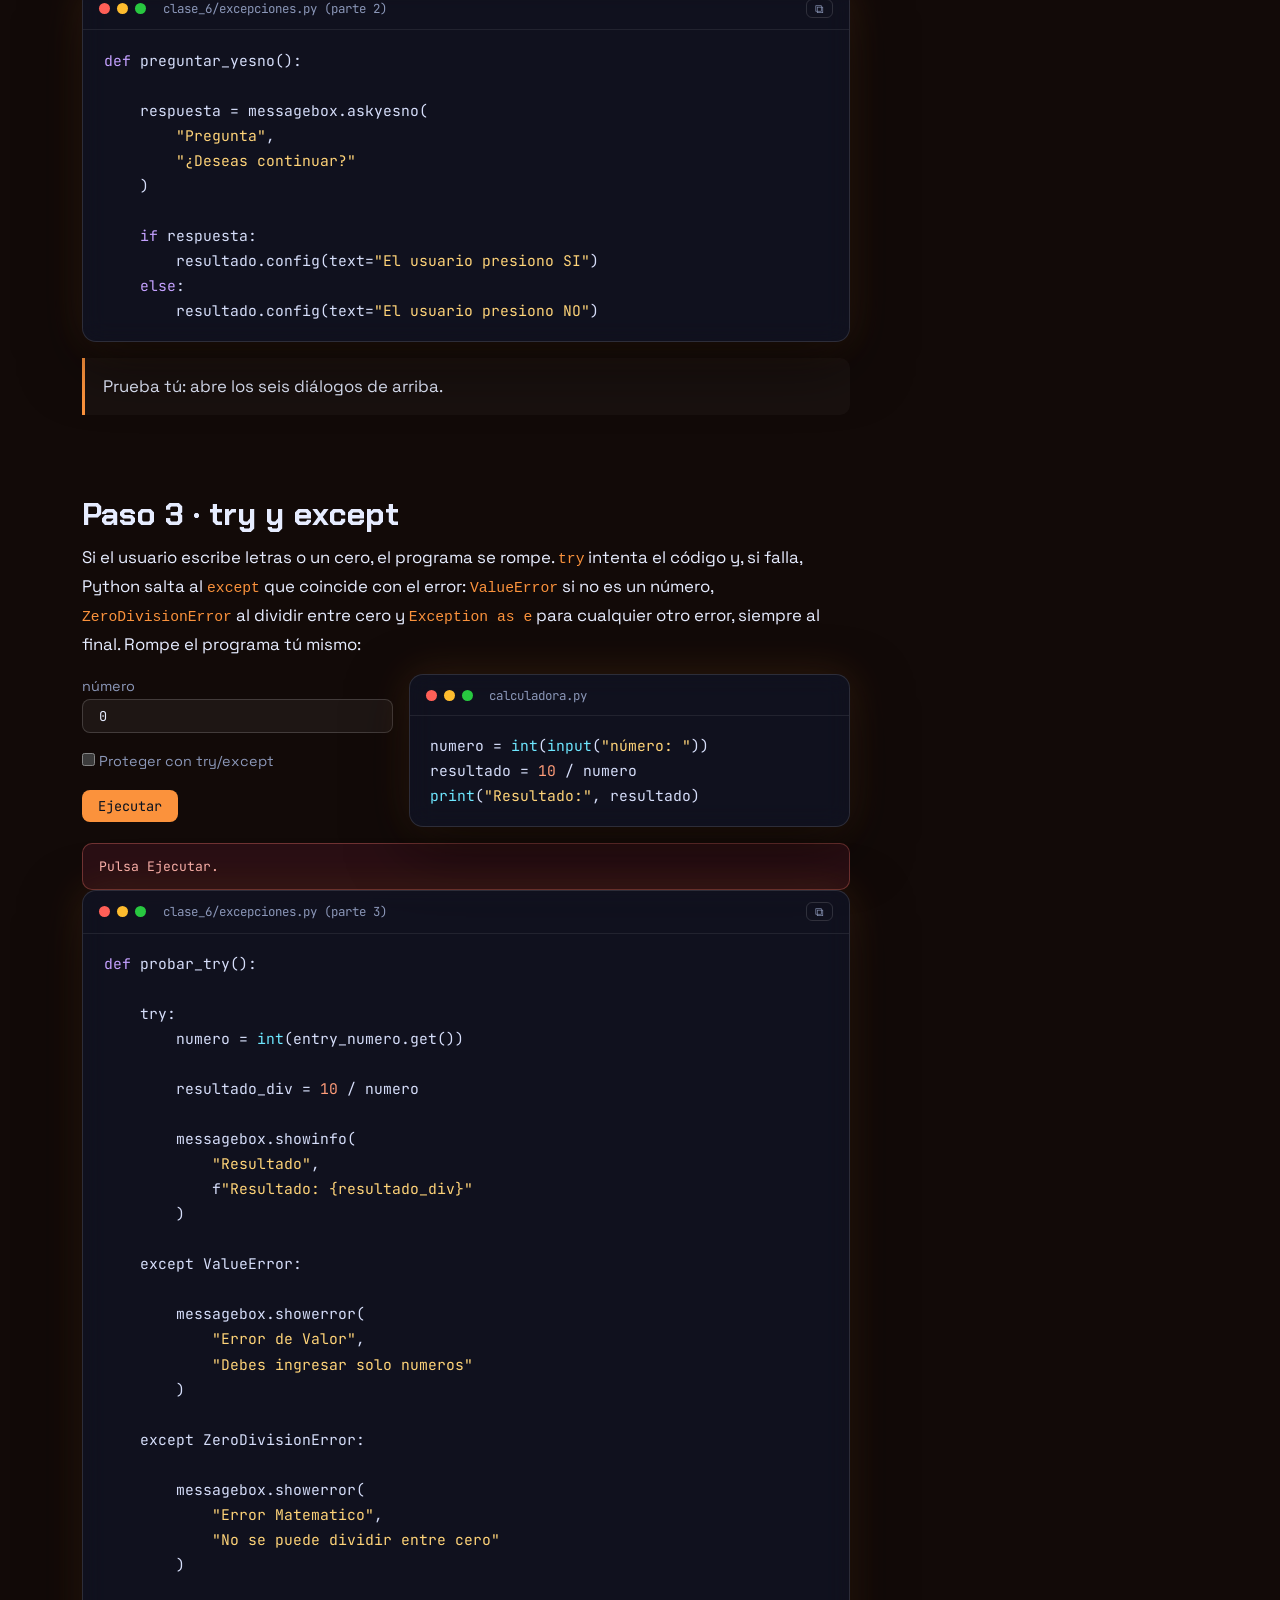
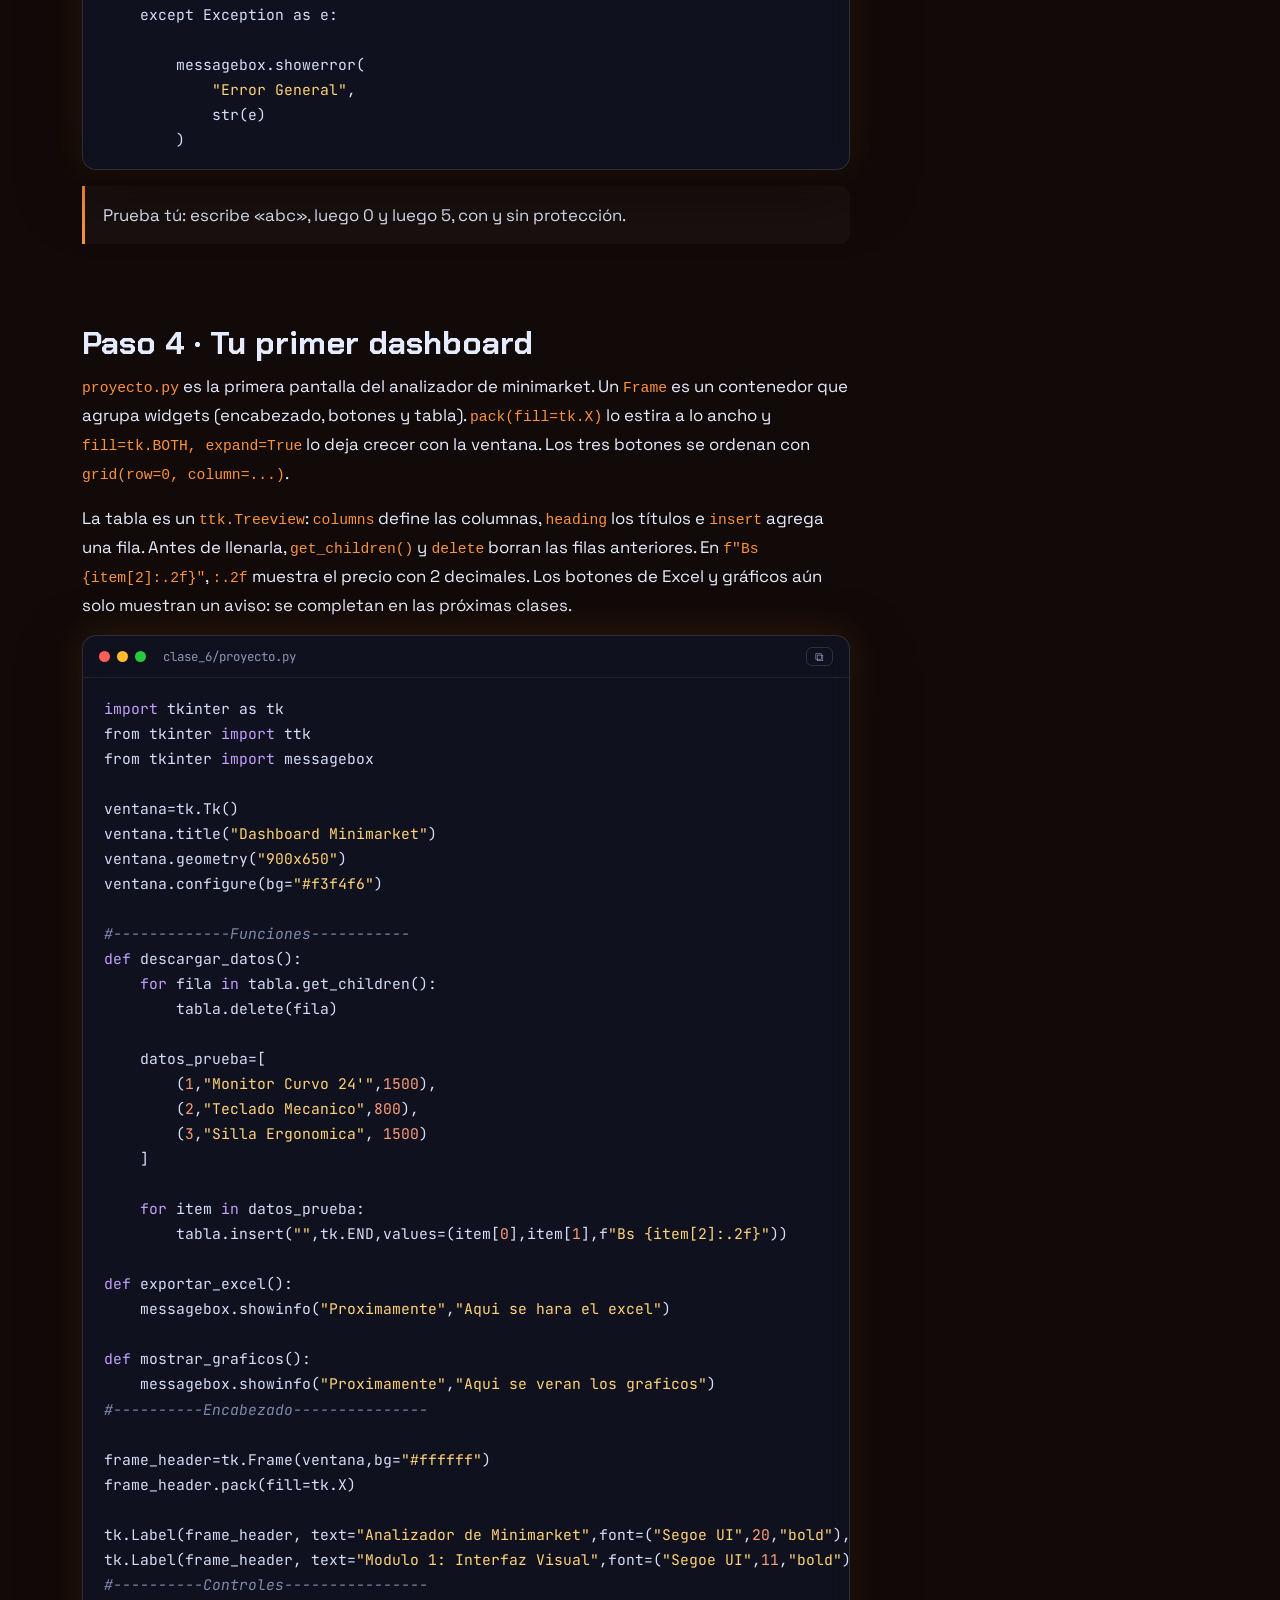
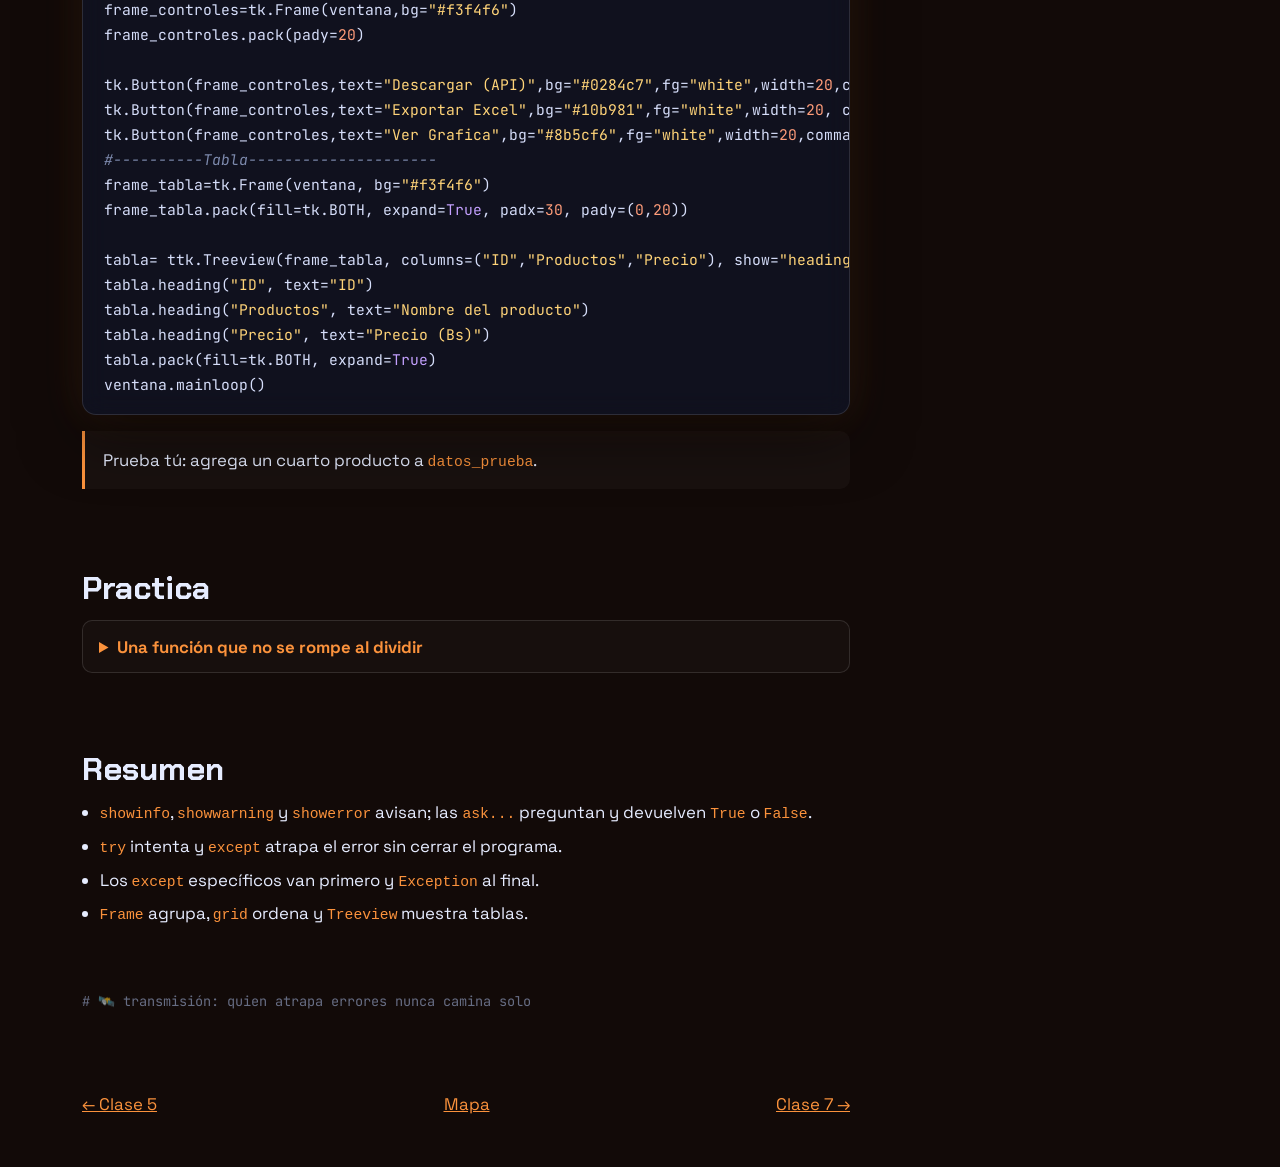
<file: clases/clase_6.html>
<!doctype html><html lang="es" data-bs-theme="dark"><head><meta charset="utf-8"><meta name="viewport" content="width=device-width,initial-scale=1"><title>Clase 6 · Mensajes, excepciones y primer dashboard</title>
<link href="https://fonts.googleapis.com/css2?family=JetBrains+Mono:wght@400;600&family=Space+Grotesk:wght@500;700&family=Chakra+Petch:wght@600&display=swap" rel="stylesheet">
<link href="https://cdn.jsdelivr.net/npm/bootstrap@5.3.3/dist/css/bootstrap.min.css" rel="stylesheet">
<link href="../assets/css/estilo.css" rel="stylesheet"></head>
<body class="t6" data-n="6" style="--acc:#fb923c">
<!-- 🕵️ ¿Mirando el código fuente? Pista de la clase 6: quien atrapa errores usa except. Y en toda la guía hay una serpiente: escribe «serpiente». -->
<canvas id="stars" aria-hidden="true"></canvas><div id="pg"></div>
<nav class="navbar fixed-top"><div class="container"><a class="navbar-brand" href="../index.html">◎ Misión Python</a><span class="rango" id="rango"></span></div></nav>
<header class="container hero"><div class="big">06</div><h1>Mensajes, excepciones y tu primer dashboard</h1><p class="lead">Los programas fallan. Aprende a avisar, preguntar y atrapar errores, y arma la primera pantalla del proyecto.</p></header>
<main class="container sec">
<section class="rv"><h2>Paso 1 · Avisar con messagebox</h2><p>Los cuadros de diálogo avisan al usuario sin usar la terminal. <code>showinfo</code> informa, <code>showwarning</code> advierte y <code>showerror</code> muestra un error. Cada uno recibe un título y un mensaje.</p><div class="win" data-f="clase_6/excepciones.py (parte 1)"><pre><code>from tkinter import messagebox

def mostrar_info():
    messagebox.showinfo(
        "Informacion",
        "Este es un mensaje informativo"
    )

def mostrar_error():
    messagebox.showerror(
        "Error",
        "Ocurrio un error en el sistema"
    )

def mostrar_warning():
    messagebox.showwarning(
        "Advertencia",
        "Ten cuidado con esta accion"
    )</code></pre></div><p class="note mt-3">Prueba tú: cambia los mensajes y vuelve a abrirlos.</p></section>
<section class="rv"><h2>Paso 2 · Preguntar y reaccionar</h2><p><code>askyesno</code>, <code>askokcancel</code> y <code>askretrycancel</code> hacen una pregunta y <b>devuelven</b> <code>True</code> o <code>False</code>. Con un <code>if</code> se decide qué hacer según la respuesta. Pulsa cada diálogo y mira qué devuelve Python:</p><div class="tg2" id="dg"></div><p class="hint" id="dr"></p><div class="win" data-f="clase_6/excepciones.py (parte 2)"><pre><code>def preguntar_yesno():

    respuesta = messagebox.askyesno(
        "Pregunta",
        "¿Deseas continuar?"
    )

    if respuesta:
        resultado.config(text="El usuario presiono SI")
    else:
        resultado.config(text="El usuario presiono NO")</code></pre></div><p class="note mt-3">Prueba tú: abre los seis diálogos de arriba.</p></section>
<section class="rv"><h2>Paso 3 · try y except</h2><p>Si el usuario escribe letras o un cero, el programa se rompe. <code>try</code> intenta el código y, si falla, Python salta al <code>except</code> que coincide con el error: <code>ValueError</code> si no es un número, <code>ZeroDivisionError</code> al dividir entre cero y <code>Exception as e</code> para cualquier otro error, siempre al final. Rompe el programa tú mismo:</p><div class="row g-3"><div class="col-md-5"><label class="d-block">número <input id="ia" class="mi w-100" value="0"></label><label class="d-block mt-3"><input type="checkbox" id="ck"> Proteger con try/except</label><button id="run" class="mb mt-3">Ejecutar</button></div><div class="col-md-7"><div class="win"><div class="bar"><i></i><i></i><i></i><span>calculadora.py</span></div><pre id="lc" class="py"></pre></div></div></div><div id="lo" class="tr mt-3" aria-live="polite">Pulsa Ejecutar.</div><div class="win" data-f="clase_6/excepciones.py (parte 3)"><pre><code>def probar_try():

    try:
        numero = int(entry_numero.get())

        resultado_div = 10 / numero

        messagebox.showinfo(
            "Resultado",
            f"Resultado: {resultado_div}"
        )

    except ValueError:

        messagebox.showerror(
            "Error de Valor",
            "Debes ingresar solo numeros"
        )

    except ZeroDivisionError:

        messagebox.showerror(
            "Error Matematico",
            "No se puede dividir entre cero"
        )

    except Exception as e:

        messagebox.showerror(
            "Error General",
            str(e)
        )</code></pre></div><p class="note mt-3">Prueba tú: escribe «abc», luego 0 y luego 5, con y sin protección.</p></section>
<section class="rv"><h2>Paso 4 · Tu primer dashboard</h2><p><code>proyecto.py</code> es la primera pantalla del analizador de minimarket. Un <code>Frame</code> es un contenedor que agrupa widgets (encabezado, botones y tabla). <code>pack(fill=tk.X)</code> lo estira a lo ancho y <code>fill=tk.BOTH, expand=True</code> lo deja crecer con la ventana. Los tres botones se ordenan con <code>grid(row=0, column=...)</code>.</p><p>La tabla es un <code>ttk.Treeview</code>: <code>columns</code> define las columnas, <code>heading</code> los títulos e <code>insert</code> agrega una fila. Antes de llenarla, <code>get_children()</code> y <code>delete</code> borran las filas anteriores. En <code>f"Bs {item[2]:.2f}"</code>, <code>:.2f</code> muestra el precio con 2 decimales. Los botones de Excel y gráficos aún solo muestran un aviso: se completan en las próximas clases.</p><div class="win" data-f="clase_6/proyecto.py"><pre><code>import tkinter as tk
from tkinter import ttk
from tkinter import messagebox

ventana=tk.Tk()
ventana.title("Dashboard Minimarket")
ventana.geometry("900x650")
ventana.configure(bg="#f3f4f6")

#-------------Funciones-----------
def descargar_datos():
    for fila in tabla.get_children():
        tabla.delete(fila)
    
    datos_prueba=[
        (1,"Monitor Curvo 24'",1500),
        (2,"Teclado Mecanico",800),
        (3,"Silla Ergonomica", 1500)
    ]
    
    for item in datos_prueba:
        tabla.insert("",tk.END,values=(item[0],item[1],f"Bs {item[2]:.2f}"))

def exportar_excel():
    messagebox.showinfo("Proximamente","Aqui se hara el excel")

def mostrar_graficos():
    messagebox.showinfo("Proximamente","Aqui se veran los graficos")
#----------Encabezado---------------

frame_header=tk.Frame(ventana,bg="#ffffff")
frame_header.pack(fill=tk.X)

tk.Label(frame_header, text="Analizador de Minimarket",font=("Segoe UI",20,"bold"),bg="#ffffff",fg="#1e293b").pack()
tk.Label(frame_header, text="Modulo 1: Interfaz Visual",font=("Segoe UI",11,"bold"),bg="#ffffff",fg="#64748b").pack()
#----------Controles----------------
frame_controles=tk.Frame(ventana,bg="#f3f4f6")
frame_controles.pack(pady=20)

tk.Button(frame_controles,text="Descargar (API)",bg="#0284c7",fg="white",width=20,command=descargar_datos).grid(row=0, column=0, padx=10)
tk.Button(frame_controles,text="Exportar Excel",bg="#10b981",fg="white",width=20, command=exportar_excel).grid(row=0, column=1, padx=10)
tk.Button(frame_controles,text="Ver Grafica",bg="#8b5cf6",fg="white",width=20,command=mostrar_graficos).grid(row=0, column=2, padx=10)
#----------Tabla---------------------
frame_tabla=tk.Frame(ventana, bg="#f3f4f6")
frame_tabla.pack(fill=tk.BOTH, expand=True, padx=30, pady=(0,20))

tabla= ttk.Treeview(frame_tabla, columns=("ID","Productos","Precio"), show="headings")
tabla.heading("ID", text="ID")
tabla.heading("Productos", text="Nombre del producto")
tabla.heading("Precio", text="Precio (Bs)")
tabla.pack(fill=tk.BOTH, expand=True)
ventana.mainloop()</code></pre></div><p class="note mt-3">Prueba tú: agrega un cuarto producto a <code>datos_prueba</code>.</p></section>
<section class="rv"><h2>Practica</h2><details class="dp"><summary>Una función que no se rompe al dividir</summary><div class="win" data-f="ej_dividir.py" data-o="5.0&#10;No se puede dividir entre cero"><pre><code>def dividir(a, b):
    try:
        return a / b
    except ZeroDivisionError:
        return "No se puede dividir entre cero"

print(dividir(10, 2))
print(dividir(10, 0))</code></pre></div></details></section>
<section class="rv"><h2>Resumen</h2><ul class="ls"><li><code>showinfo</code>, <code>showwarning</code> y <code>showerror</code> avisan; las <code>ask...</code> preguntan y devuelven <code>True</code> o <code>False</code>.</li><li><code>try</code> intenta y <code>except</code> atrapa el error sin cerrar el programa.</li><li>Los <code>except</code> específicos van primero y <code>Exception</code> al final.</li><li><code>Frame</code> agrupa, <code>grid</code> ordena y <code>Treeview</code> muestra tablas.</li></ul></section>
<nav class="nx"><a href="clase_5.html">← Clase 5</a><a href="../index.html">Mapa</a><a href="clase_7.html">Clase 7 →</a></nav>
</main>
<script src="https://cdn.jsdelivr.net/npm/bootstrap@5.3.3/dist/js/bootstrap.bundle.min.js"></script><script src="../assets/js/app.js"></script></body></html>
</file>
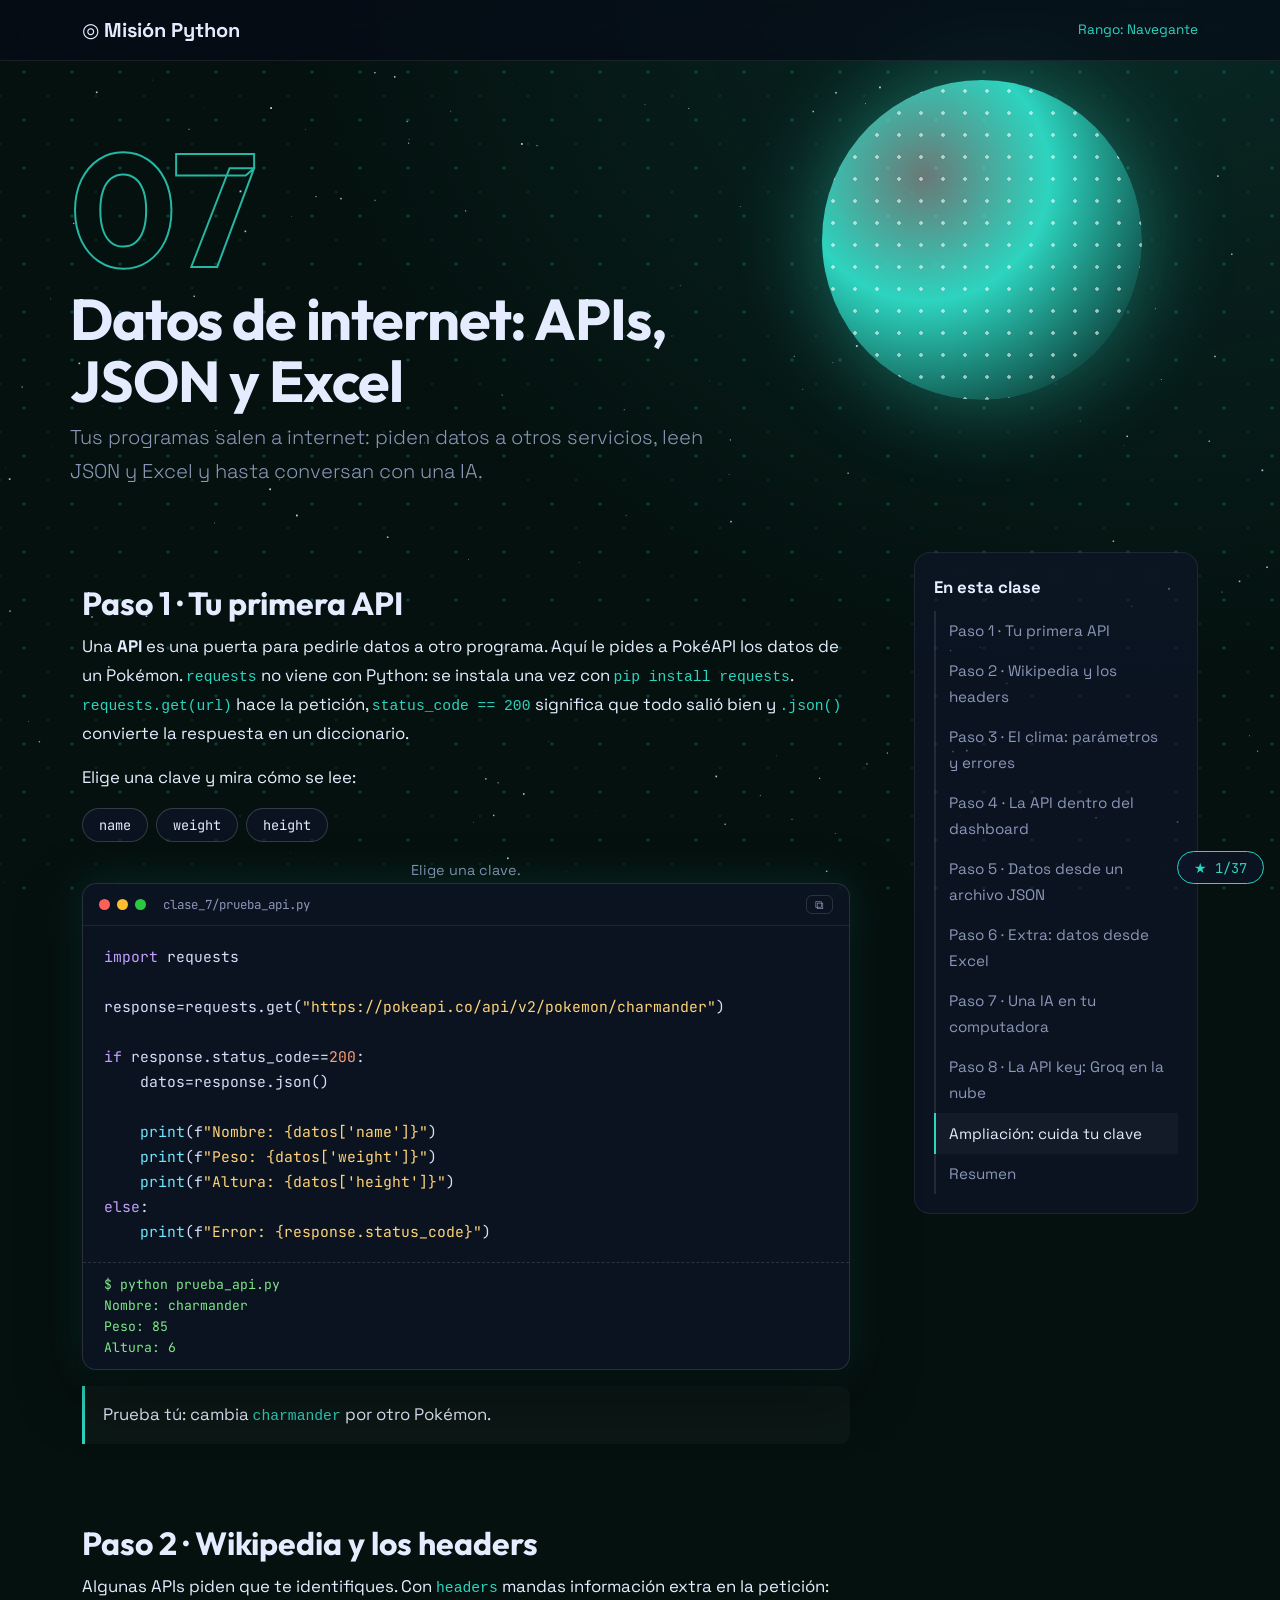
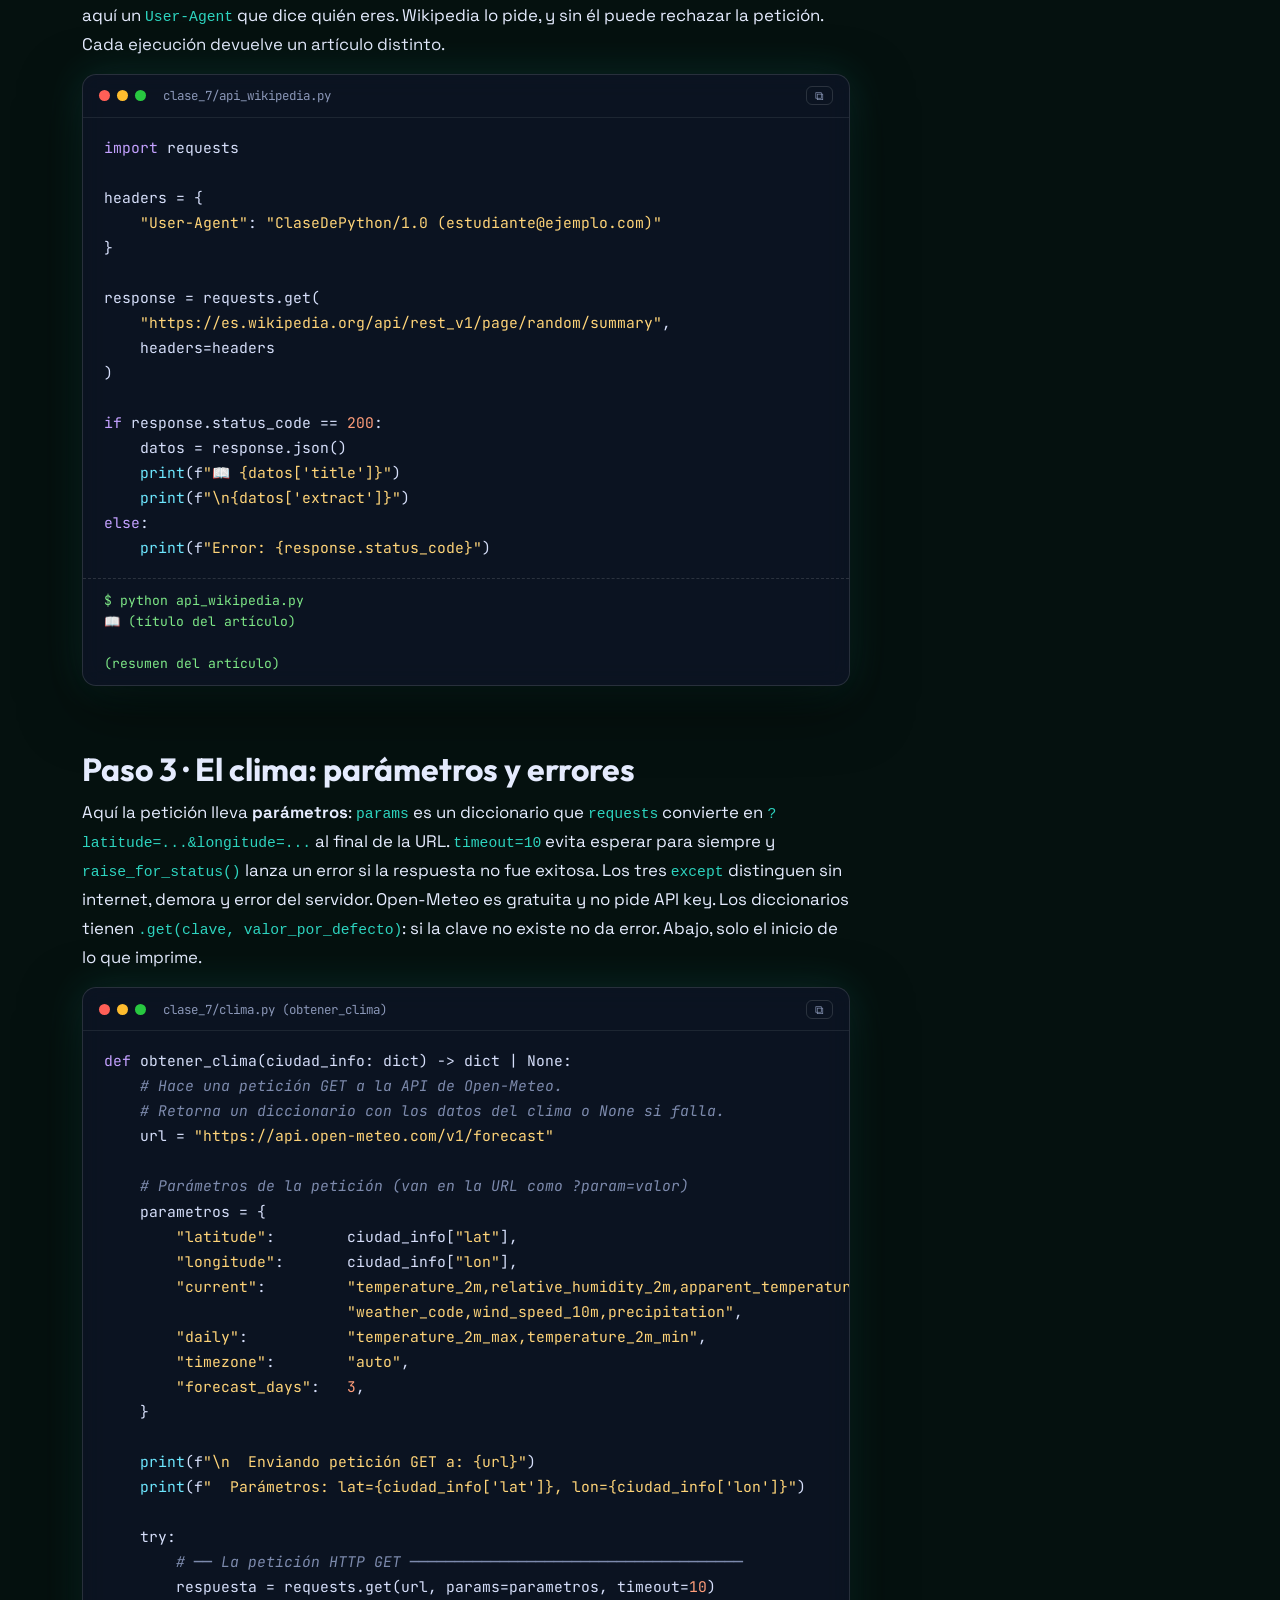
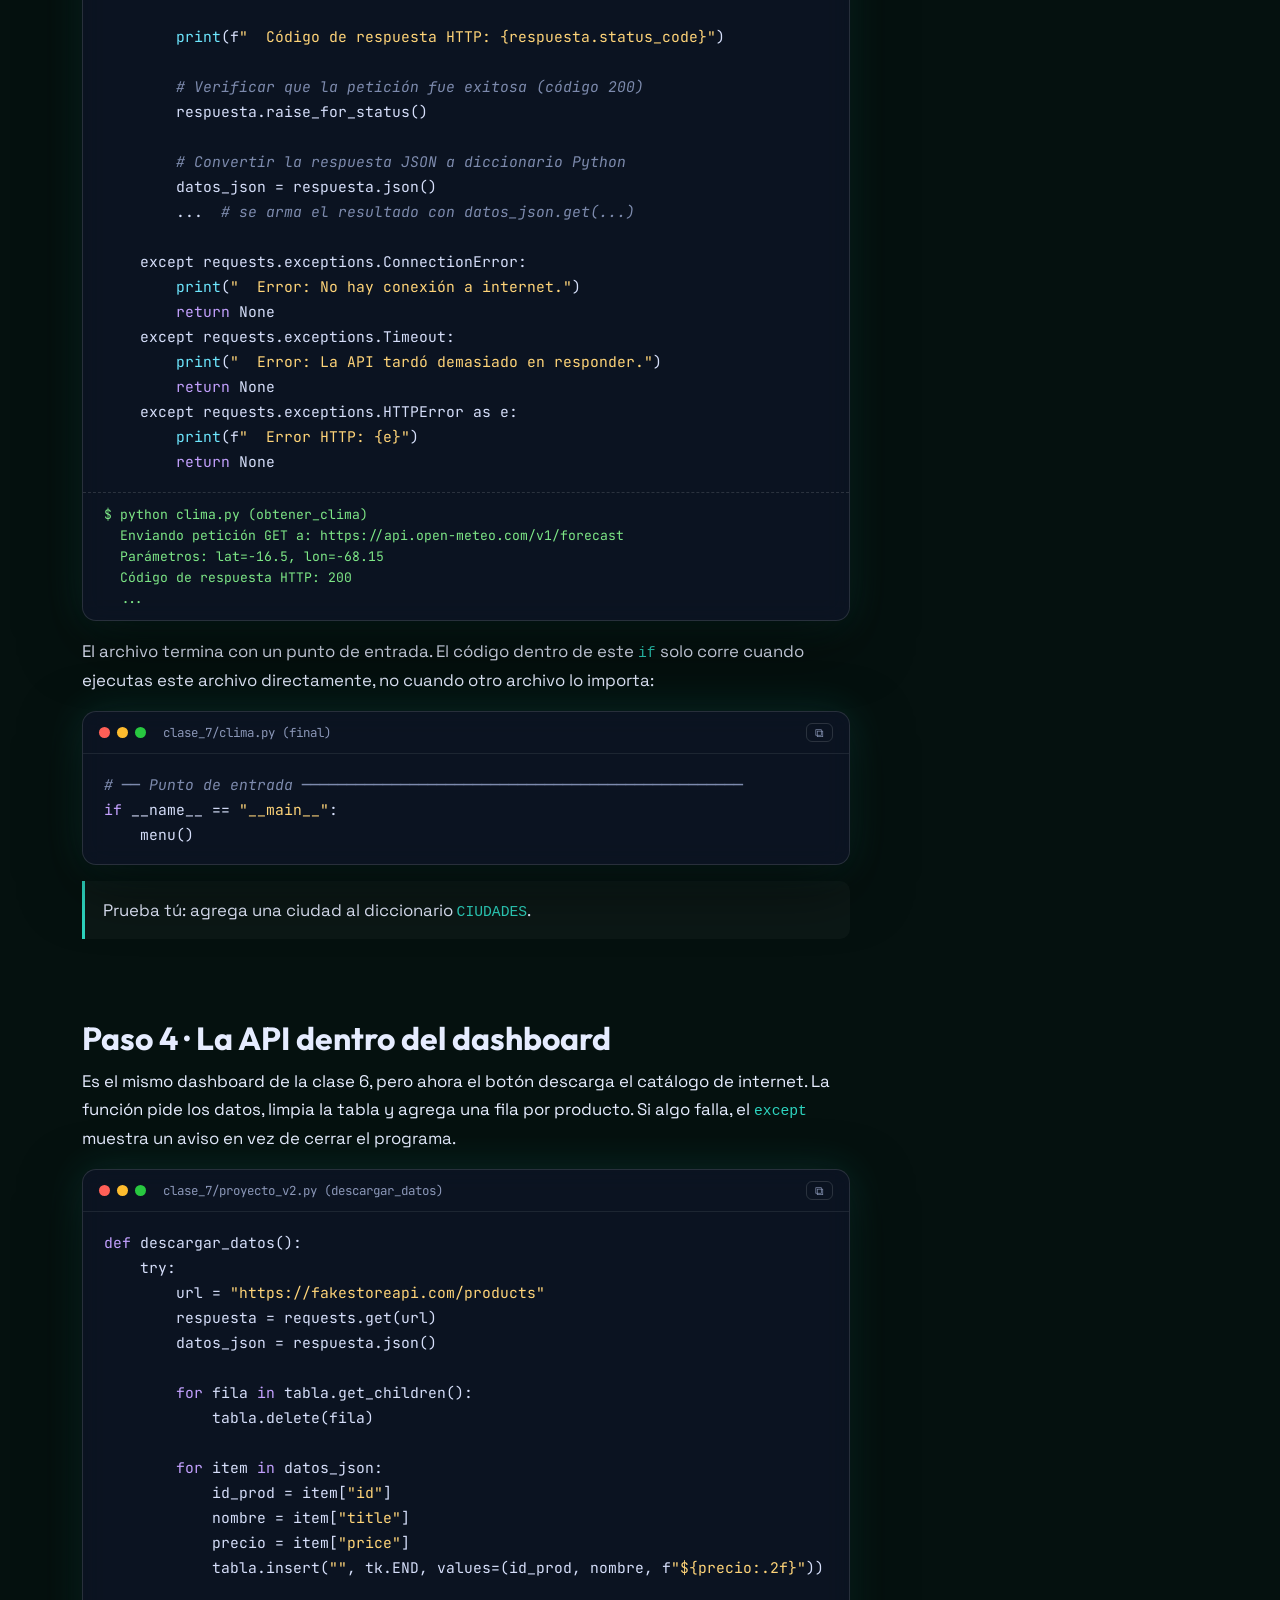
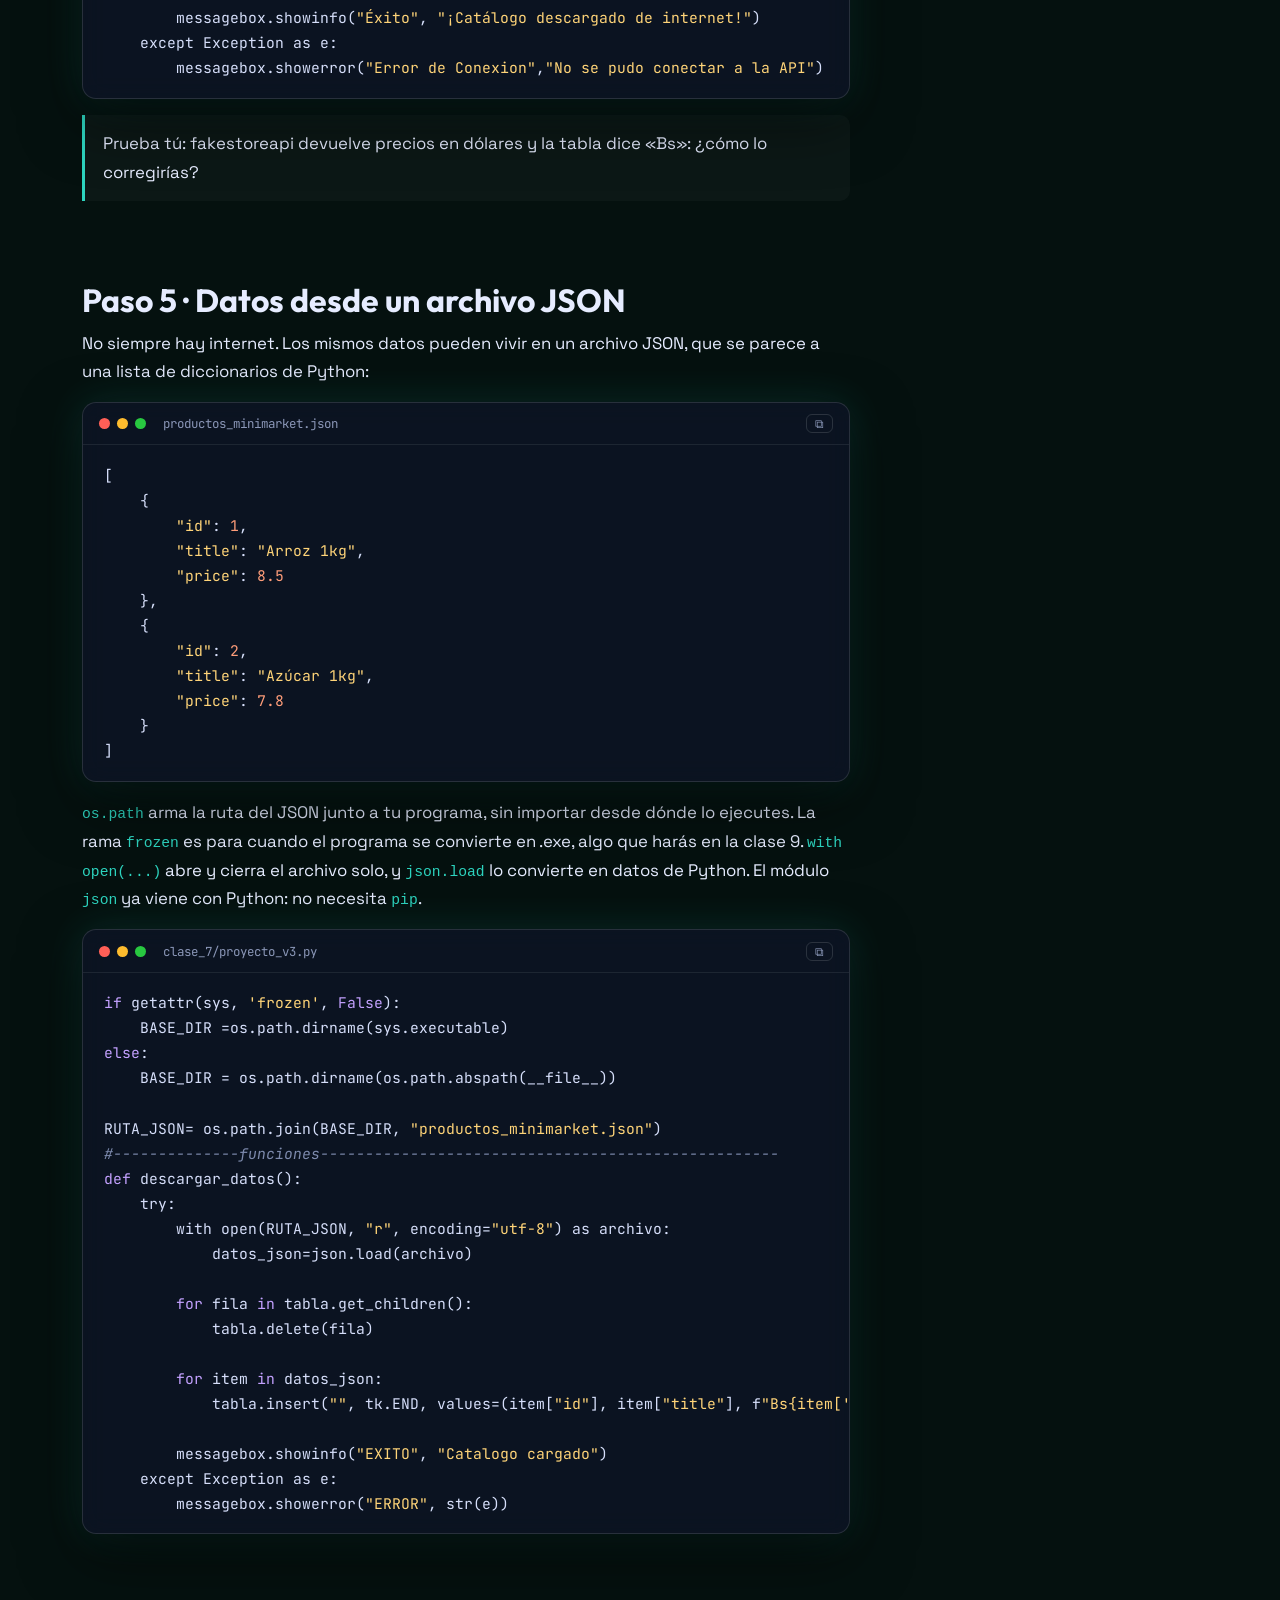
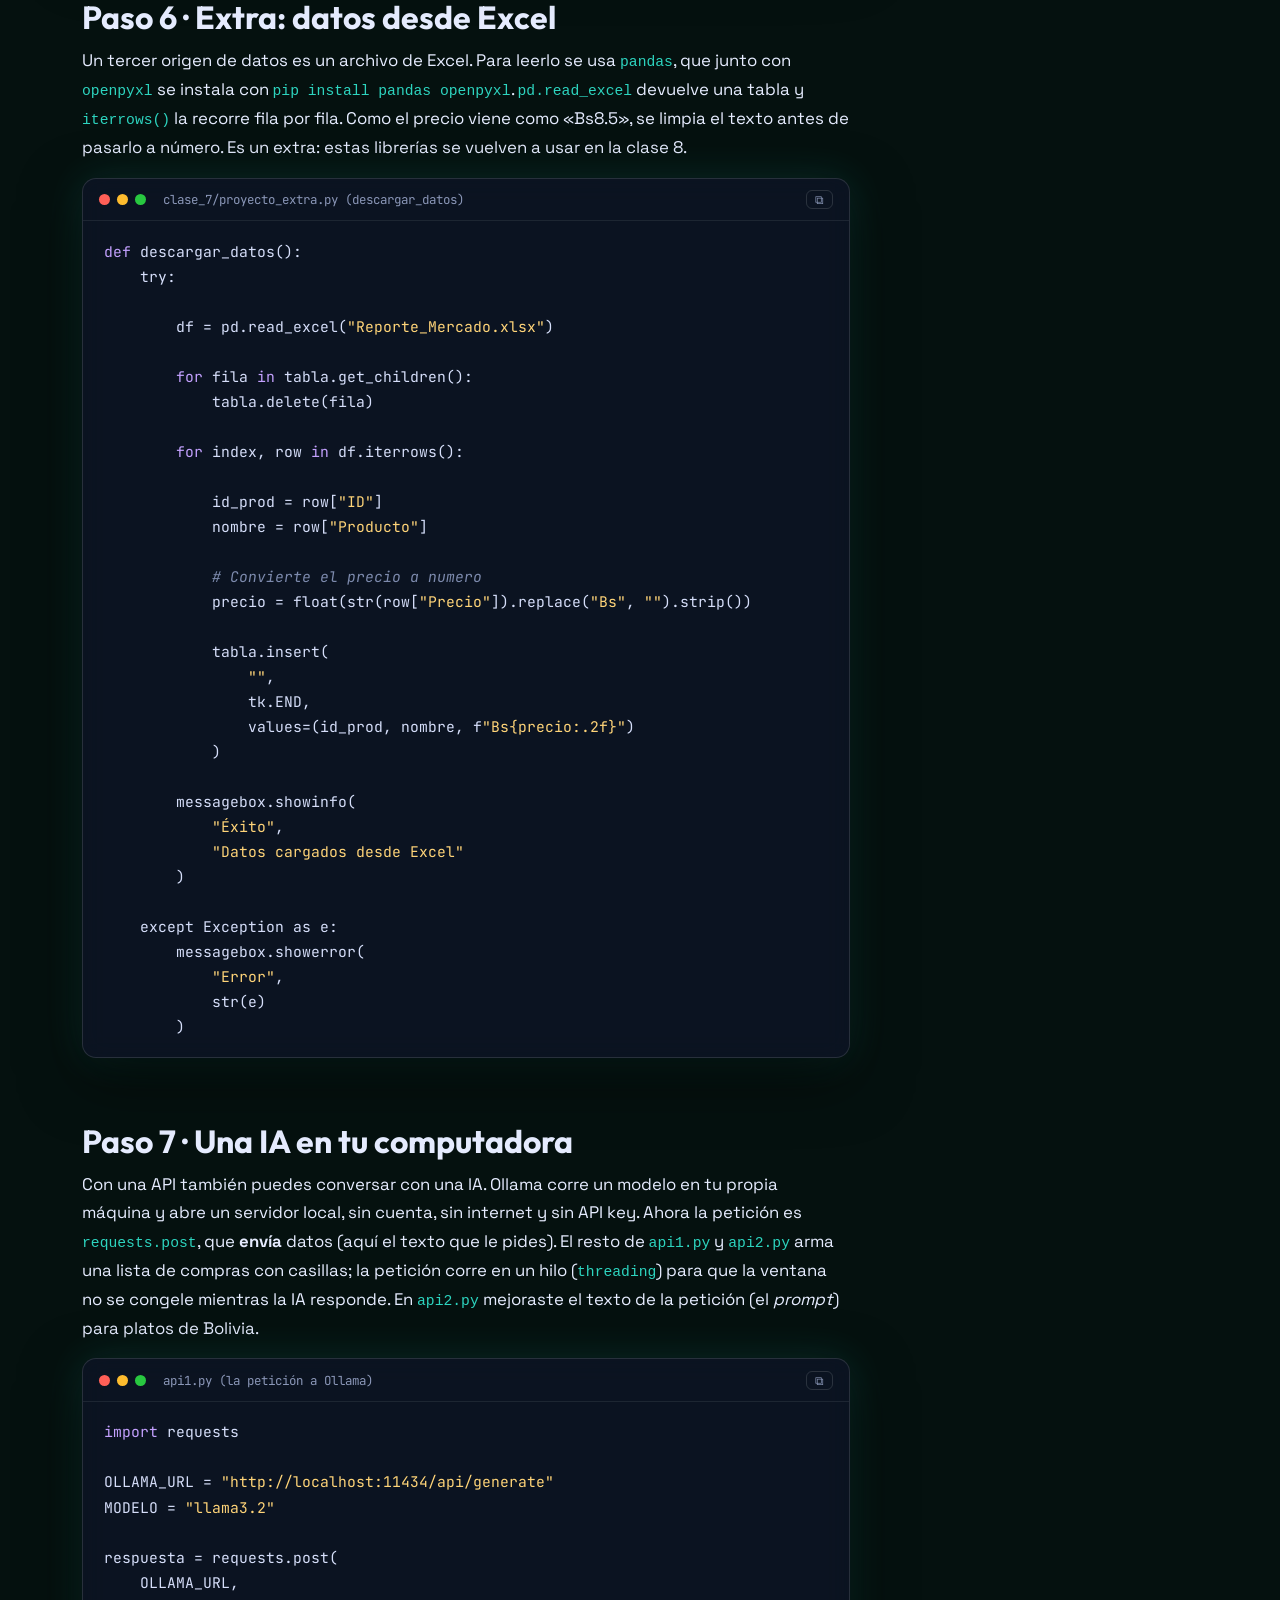
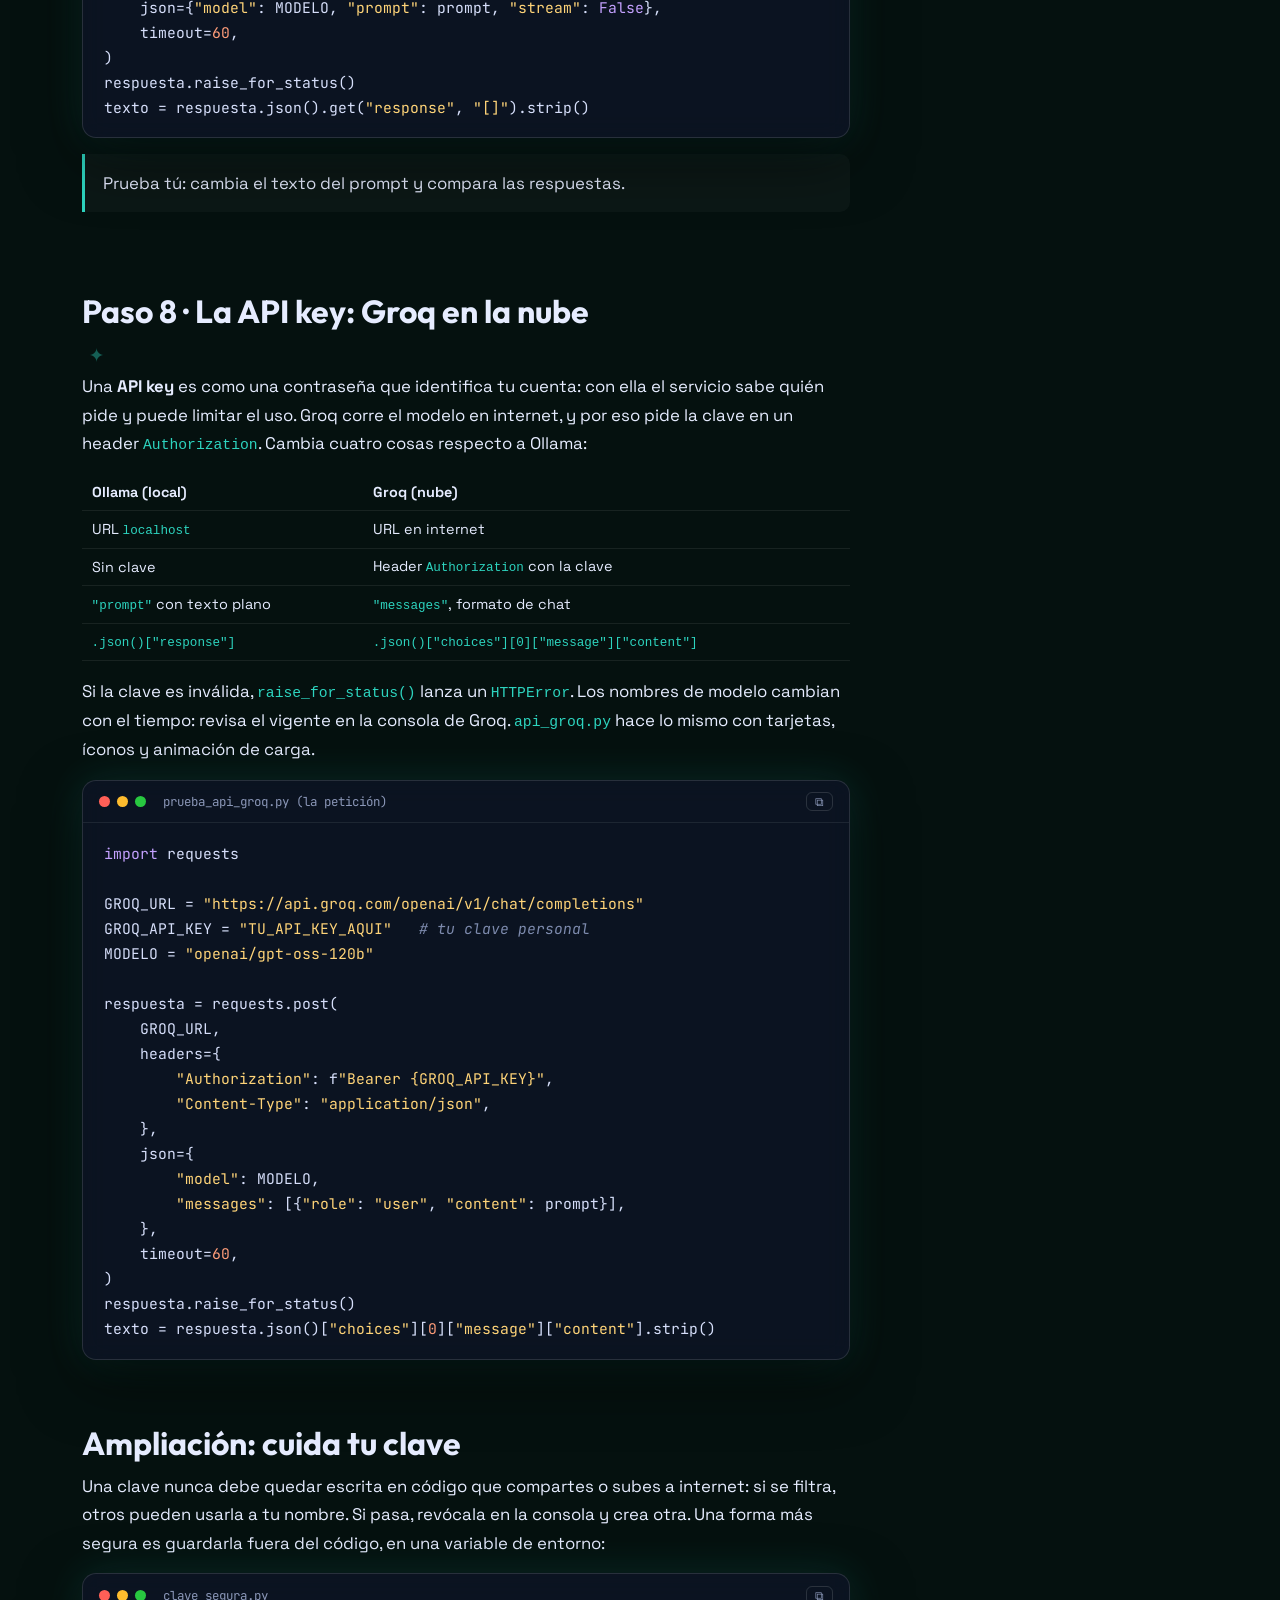
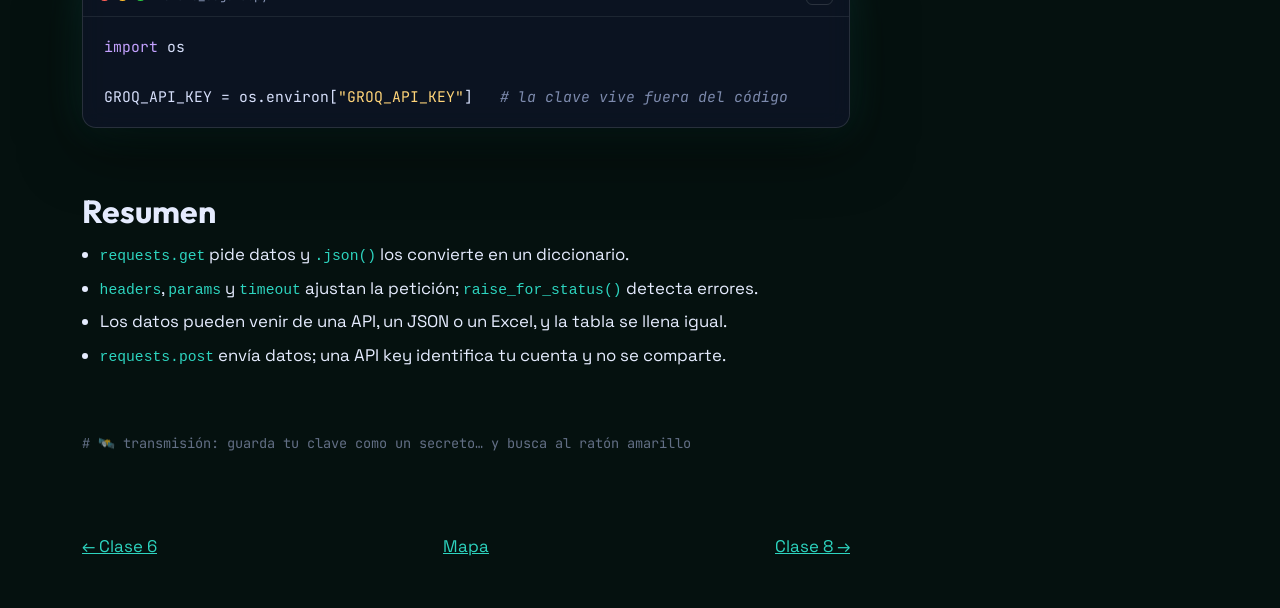
<file: clases/clase_7.html>
<!doctype html><html lang="es" data-bs-theme="dark"><head><meta charset="utf-8"><meta name="viewport" content="width=device-width,initial-scale=1"><title>Clase 7 · Datos de internet: APIs, JSON y Excel</title>
<link href="https://fonts.googleapis.com/css2?family=JetBrains+Mono:wght@400;600&family=Space+Grotesk:wght@500;700&family=Outfit:wght@700&display=swap" rel="stylesheet">
<link href="https://cdn.jsdelivr.net/npm/bootstrap@5.3.3/dist/css/bootstrap.min.css" rel="stylesheet">
<link href="../assets/css/estilo.css" rel="stylesheet"></head>
<body class="t7" data-n="7" style="--acc:#2dd4bf">
<!-- 🕵️ ¿Mirando el código fuente? Pista de la clase 7: ¿quién es ese Pokémon? pikachu. Y en toda la guía hay una serpiente: escribe «serpiente». -->
<canvas id="stars" aria-hidden="true"></canvas><div id="pg"></div>
<nav class="navbar fixed-top"><div class="container"><a class="navbar-brand" href="../index.html">◎ Misión Python</a><span class="rango" id="rango"></span></div></nav>
<header class="container hero"><div class="big">07</div><h1>Datos de internet: APIs, JSON y Excel</h1><p class="lead">Tus programas salen a internet: piden datos a otros servicios, leen JSON y Excel y hasta conversan con una IA.</p></header>
<main class="container sec">
<section class="rv"><h2>Paso 1 · Tu primera API</h2><p>Una <b>API</b> es una puerta para pedirle datos a otro programa. Aquí le pides a PokéAPI los datos de un Pokémon. <code>requests</code> no viene con Python: se instala una vez con <code>pip install requests</code>. <code>requests.get(url)</code> hace la petición, <code>status_code == 200</code> significa que todo salió bien y <code>.json()</code> convierte la respuesta en un diccionario.</p><p>Elige una clave y mira cómo se lee:</p><div class="tg2" id="jx"><button data-k="name">name</button><button data-k="weight">weight</button><button data-k="height">height</button></div><p id="jr" class="hint">Elige una clave.</p><div class="win" data-f="clase_7/prueba_api.py" data-o="Nombre: charmander&#10;Peso: 85&#10;Altura: 6"><pre><code>import requests

response=requests.get("https://pokeapi.co/api/v2/pokemon/charmander")

if response.status_code==200:
    datos=response.json()
    
    print(f"Nombre: {datos['name']}")
    print(f"Peso: {datos['weight']}")
    print(f"Altura: {datos['height']}")
else:
    print(f"Error: {response.status_code}")</code></pre></div><p class="note mt-3">Prueba tú: cambia <code>charmander</code> por otro Pokémon.</p></section>
<section class="rv"><h2>Paso 2 · Wikipedia y los headers</h2><p>Algunas APIs piden que te identifiques. Con <code>headers</code> mandas información extra en la petición: aquí un <code>User-Agent</code> que dice quién eres. Wikipedia lo pide, y sin él puede rechazar la petición. Cada ejecución devuelve un artículo distinto.</p><div class="win" data-f="clase_7/api_wikipedia.py" data-o="📖 (título del artículo)&#10;&#10;(resumen del artículo)"><pre><code>import requests

headers = {
    "User-Agent": "ClaseDePython/1.0 (estudiante@ejemplo.com)"
}

response = requests.get(
    "https://es.wikipedia.org/api/rest_v1/page/random/summary",
    headers=headers
)

if response.status_code == 200:
    datos = response.json()
    print(f"📖 {datos['title']}")
    print(f"\n{datos['extract']}")
else:
    print(f"Error: {response.status_code}")</code></pre></div></section>
<section class="rv"><h2>Paso 3 · El clima: parámetros y errores</h2><p>Aquí la petición lleva <b>parámetros</b>: <code>params</code> es un diccionario que <code>requests</code> convierte en <code>?latitude=...&amp;longitude=...</code> al final de la URL. <code>timeout=10</code> evita esperar para siempre y <code>raise_for_status()</code> lanza un error si la respuesta no fue exitosa. Los tres <code>except</code> distinguen sin internet, demora y error del servidor. Open-Meteo es gratuita y no pide API key. Los diccionarios tienen <code>.get(clave, valor_por_defecto)</code>: si la clave no existe no da error. Abajo, solo el inicio de lo que imprime.</p><div class="win" data-f="clase_7/clima.py (obtener_clima)" data-o="  Enviando petición GET a: https://api.open-meteo.com/v1/forecast&#10;  Parámetros: lat=-16.5, lon=-68.15&#10;  Código de respuesta HTTP: 200&#10;  ..."><pre><code>def obtener_clima(ciudad_info: dict) -&gt; dict | None:
    # Hace una petición GET a la API de Open-Meteo.
    # Retorna un diccionario con los datos del clima o None si falla.
    url = "https://api.open-meteo.com/v1/forecast"

    # Parámetros de la petición (van en la URL como ?param=valor)
    parametros = {
        "latitude":        ciudad_info["lat"],
        "longitude":       ciudad_info["lon"],
        "current":         "temperature_2m,relative_humidity_2m,apparent_temperature,"
                           "weather_code,wind_speed_10m,precipitation",
        "daily":           "temperature_2m_max,temperature_2m_min",
        "timezone":        "auto",
        "forecast_days":   3,
    }

    print(f"\n  Enviando petición GET a: {url}")
    print(f"  Parámetros: lat={ciudad_info['lat']}, lon={ciudad_info['lon']}")

    try:
        # ── La petición HTTP GET ─────────────────────────────────────
        respuesta = requests.get(url, params=parametros, timeout=10)

        print(f"  Código de respuesta HTTP: {respuesta.status_code}")

        # Verificar que la petición fue exitosa (código 200)
        respuesta.raise_for_status()

        # Convertir la respuesta JSON a diccionario Python
        datos_json = respuesta.json()
        ...  # se arma el resultado con datos_json.get(...)

    except requests.exceptions.ConnectionError:
        print("  Error: No hay conexión a internet.")
        return None
    except requests.exceptions.Timeout:
        print("  Error: La API tardó demasiado en responder.")
        return None
    except requests.exceptions.HTTPError as e:
        print(f"  Error HTTP: {e}")
        return None</code></pre></div><p class="mt-3">El archivo termina con un punto de entrada. El código dentro de este <code>if</code> solo corre cuando ejecutas este archivo directamente, no cuando otro archivo lo importa:</p><div class="win" data-f="clase_7/clima.py (final)"><pre><code># ── Punto de entrada ─────────────────────────────────────────────────
if __name__ == "__main__":
    menu()</code></pre></div><p class="note mt-3">Prueba tú: agrega una ciudad al diccionario <code>CIUDADES</code>.</p></section>
<section class="rv"><h2>Paso 4 · La API dentro del dashboard</h2><p>Es el mismo dashboard de la clase 6, pero ahora el botón descarga el catálogo de internet. La función pide los datos, limpia la tabla y agrega una fila por producto. Si algo falla, el <code>except</code> muestra un aviso en vez de cerrar el programa.</p><div class="win" data-f="clase_7/proyecto_v2.py (descargar_datos)"><pre><code>def descargar_datos():
    try:
        url = "https://fakestoreapi.com/products"
        respuesta = requests.get(url)
        datos_json = respuesta.json()
        
        for fila in tabla.get_children():
            tabla.delete(fila)
            
        for item in datos_json:
            id_prod = item["id"]
            nombre = item["title"]
            precio = item["price"]
            tabla.insert("", tk.END, values=(id_prod, nombre, f"${precio:.2f}"))
            
        messagebox.showinfo("Éxito", "¡Catálogo descargado de internet!")
    except Exception as e:
        messagebox.showerror("Error de Conexion","No se pudo conectar a la API")</code></pre></div><p class="note mt-3">Prueba tú: fakestoreapi devuelve precios en dólares y la tabla dice «Bs»: ¿cómo lo corregirías?</p></section>
<section class="rv"><h2>Paso 5 · Datos desde un archivo JSON</h2><p>No siempre hay internet. Los mismos datos pueden vivir en un archivo JSON, que se parece a una lista de diccionarios de Python:</p><div class="win" data-f="productos_minimarket.json"><pre><code>[
    {
        "id": 1,
        "title": "Arroz 1kg",
        "price": 8.5
    },
    {
        "id": 2,
        "title": "Azúcar 1kg",
        "price": 7.8
    }
]</code></pre></div><p class="mt-3"><code>os.path</code> arma la ruta del JSON junto a tu programa, sin importar desde dónde lo ejecutes. La rama <code>frozen</code> es para cuando el programa se convierte en .exe, algo que harás en la clase 9. <code>with open(...)</code> abre y cierra el archivo solo, y <code>json.load</code> lo convierte en datos de Python. El módulo <code>json</code> ya viene con Python: no necesita <code>pip</code>.</p><div class="win" data-f="clase_7/proyecto_v3.py"><pre><code>if getattr(sys, 'frozen', False):
    BASE_DIR =os.path.dirname(sys.executable)
else:
    BASE_DIR = os.path.dirname(os.path.abspath(__file__))
    
RUTA_JSON= os.path.join(BASE_DIR, "productos_minimarket.json")
#--------------funciones---------------------------------------------------
def descargar_datos():
    try:
        with open(RUTA_JSON, "r", encoding="utf-8") as archivo:
            datos_json=json.load(archivo)
        
        for fila in tabla.get_children():
            tabla.delete(fila)
        
        for item in datos_json:
            tabla.insert("", tk.END, values=(item["id"], item["title"], f"Bs{item['price']:.2f}"))
        
        messagebox.showinfo("EXITO", "Catalogo cargado")
    except Exception as e:
        messagebox.showerror("ERROR", str(e))</code></pre></div></section>
<section class="rv"><h2>Paso 6 · Extra: datos desde Excel</h2><p>Un tercer origen de datos es un archivo de Excel. Para leerlo se usa <code>pandas</code>, que junto con <code>openpyxl</code> se instala con <code>pip install pandas openpyxl</code>. <code>pd.read_excel</code> devuelve una tabla y <code>iterrows()</code> la recorre fila por fila. Como el precio viene como «Bs8.5», se limpia el texto antes de pasarlo a número. Es un extra: estas librerías se vuelven a usar en la clase 8.</p><div class="win" data-f="clase_7/proyecto_extra.py (descargar_datos)"><pre><code>def descargar_datos():
    try:

        df = pd.read_excel("Reporte_Mercado.xlsx")

        for fila in tabla.get_children():
            tabla.delete(fila)

        for index, row in df.iterrows():

            id_prod = row["ID"]
            nombre = row["Producto"]

            # Convierte el precio a numero
            precio = float(str(row["Precio"]).replace("Bs", "").strip())

            tabla.insert(
                "",
                tk.END,
                values=(id_prod, nombre, f"Bs{precio:.2f}")
            )

        messagebox.showinfo(
            "Éxito",
            "Datos cargados desde Excel"
        )

    except Exception as e:
        messagebox.showerror(
            "Error",
            str(e)
        )</code></pre></div></section>
<section class="rv"><h2>Paso 7 · Una IA en tu computadora</h2><p>Con una API también puedes conversar con una IA. Ollama corre un modelo en tu propia máquina y abre un servidor local, sin cuenta, sin internet y sin API key. Ahora la petición es <code>requests.post</code>, que <b>envía</b> datos (aquí el texto que le pides). El resto de <code>api1.py</code> y <code>api2.py</code> arma una lista de compras con casillas; la petición corre en un hilo (<code>threading</code>) para que la ventana no se congele mientras la IA responde. En <code>api2.py</code> mejoraste el texto de la petición (el <i>prompt</i>) para platos de Bolivia.</p><div class="win" data-f="api1.py (la petición a Ollama)"><pre><code>import requests

OLLAMA_URL = "http://localhost:11434/api/generate"
MODELO = "llama3.2"

respuesta = requests.post(
    OLLAMA_URL,
    json={"model": MODELO, "prompt": prompt, "stream": False},
    timeout=60,
)
respuesta.raise_for_status()
texto = respuesta.json().get("response", "[]").strip()</code></pre></div><p class="note mt-3">Prueba tú: cambia el texto del prompt y compara las respuestas.</p></section>
<section class="rv"><h2>Paso 8 · La API key: Groq en la nube</h2><span class="egg" title="">✦</span><p>Una <b>API key</b> es como una contraseña que identifica tu cuenta: con ella el servicio sabe quién pide y puede limitar el uso. Groq corre el modelo en internet, y por eso pide la clave en un header <code>Authorization</code>. Cambia cuatro cosas respecto a Ollama:</p><table class="tb"><tr><th>Ollama (local)</th><th>Groq (nube)</th></tr><tr><td>URL <code>localhost</code></td><td>URL en internet</td></tr><tr><td>Sin clave</td><td>Header <code>Authorization</code> con la clave</td></tr><tr><td><code>"prompt"</code> con texto plano</td><td><code>"messages"</code>, formato de chat</td></tr><tr><td><code>.json()["response"]</code></td><td><code>.json()["choices"][0]["message"]["content"]</code></td></tr></table><p class="mt-3">Si la clave es inválida, <code>raise_for_status()</code> lanza un <code>HTTPError</code>. Los nombres de modelo cambian con el tiempo: revisa el vigente en la consola de Groq. <code>api_groq.py</code> hace lo mismo con tarjetas, íconos y animación de carga.</p><div class="win" data-f="prueba_api_groq.py (la petición)"><pre><code>import requests

GROQ_URL = "https://api.groq.com/openai/v1/chat/completions"
GROQ_API_KEY = "TU_API_KEY_AQUI"   # tu clave personal
MODELO = "openai/gpt-oss-120b"

respuesta = requests.post(
    GROQ_URL,
    headers={
        "Authorization": f"Bearer {GROQ_API_KEY}",
        "Content-Type": "application/json",
    },
    json={
        "model": MODELO,
        "messages": [{"role": "user", "content": prompt}],
    },
    timeout=60,
)
respuesta.raise_for_status()
texto = respuesta.json()["choices"][0]["message"]["content"].strip()</code></pre></div></section>
<section class="rv"><h2>Ampliación: cuida tu clave</h2><p>Una clave nunca debe quedar escrita en código que compartes o subes a internet: si se filtra, otros pueden usarla a tu nombre. Si pasa, revócala en la consola y crea otra. Una forma más segura es guardarla fuera del código, en una variable de entorno:</p><div class="win" data-f="clave_segura.py"><pre><code>import os

GROQ_API_KEY = os.environ["GROQ_API_KEY"]   # la clave vive fuera del código</code></pre></div></section>
<section class="rv"><h2>Resumen</h2><ul class="ls"><li><code>requests.get</code> pide datos y <code>.json()</code> los convierte en un diccionario.</li><li><code>headers</code>, <code>params</code> y <code>timeout</code> ajustan la petición; <code>raise_for_status()</code> detecta errores.</li><li>Los datos pueden venir de una API, un JSON o un Excel, y la tabla se llena igual.</li><li><code>requests.post</code> envía datos; una API key identifica tu cuenta y no se comparte.</li></ul></section>
<nav class="nx"><a href="clase_6.html">← Clase 6</a><a href="../index.html">Mapa</a><a href="clase_8.html">Clase 8 →</a></nav>
</main>
<script src="https://cdn.jsdelivr.net/npm/bootstrap@5.3.3/dist/js/bootstrap.bundle.min.js"></script><script src="../assets/js/app.js"></script></body></html>
</file>
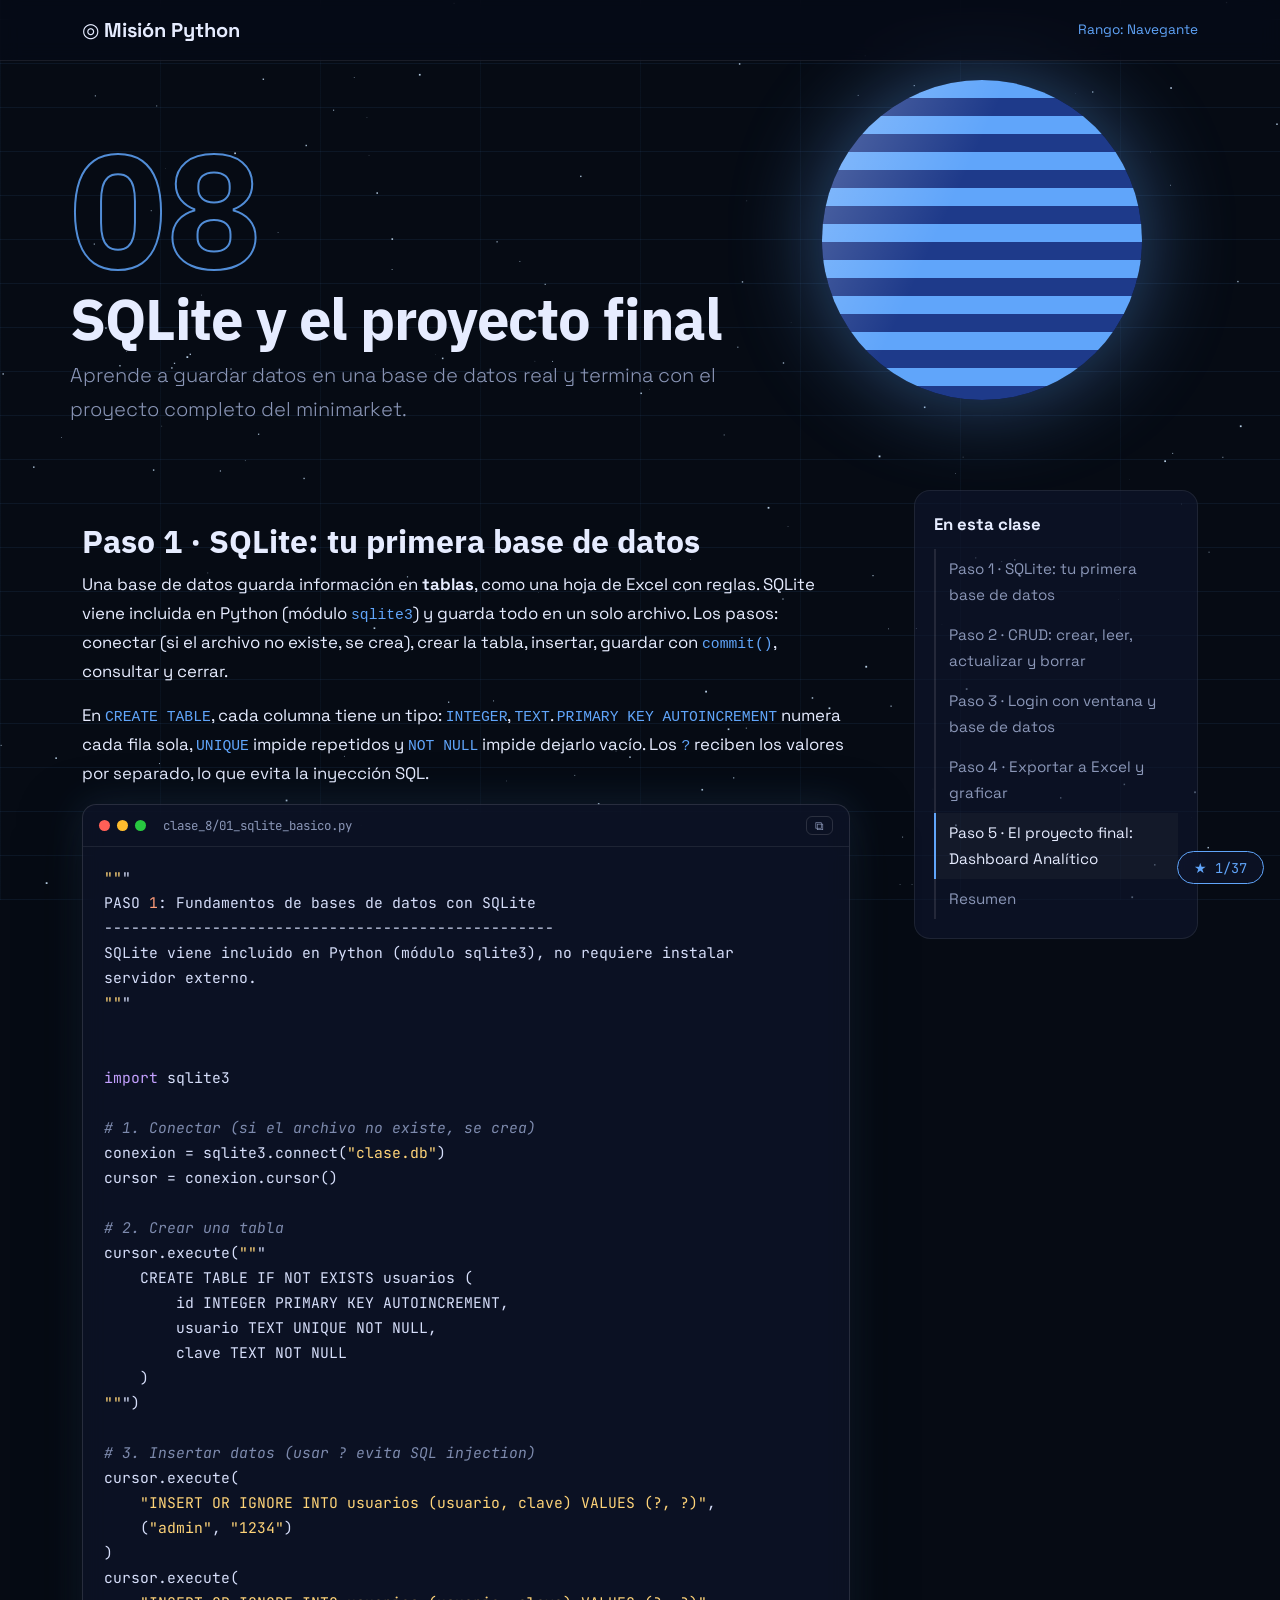
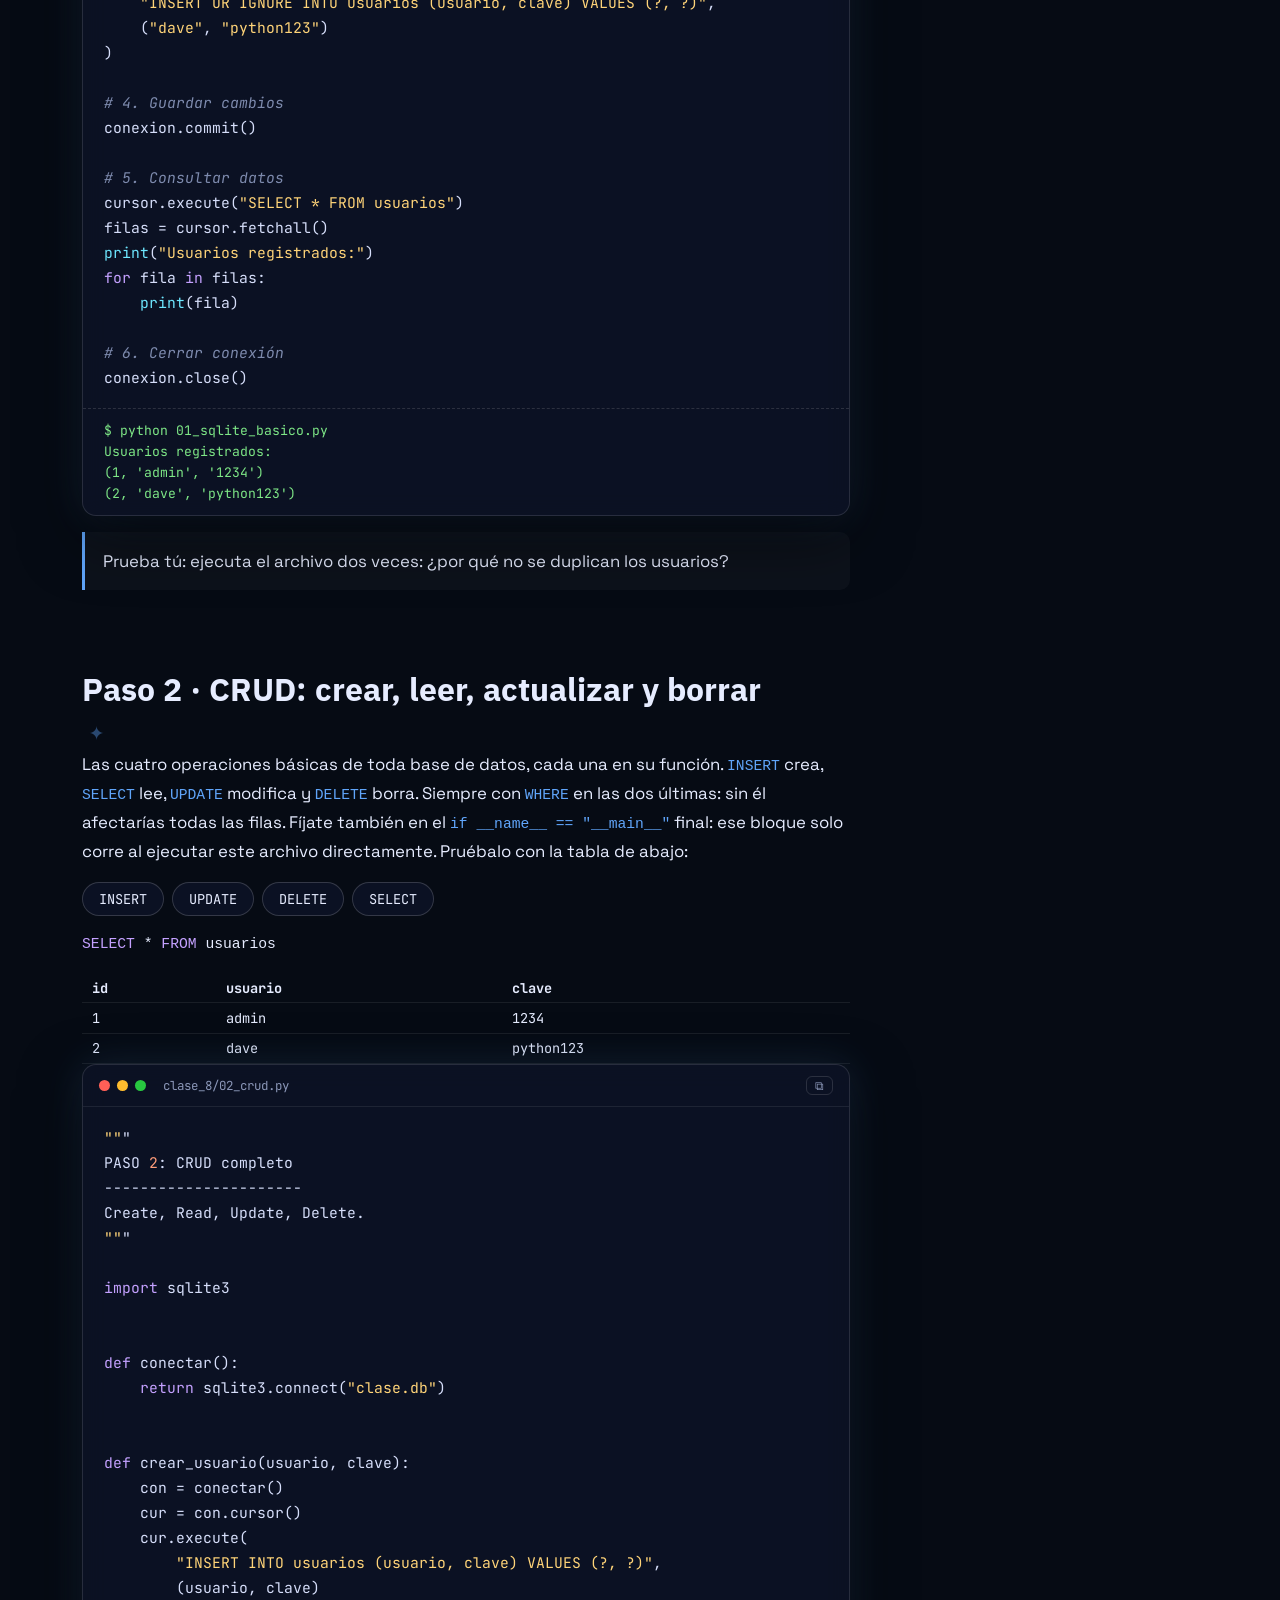
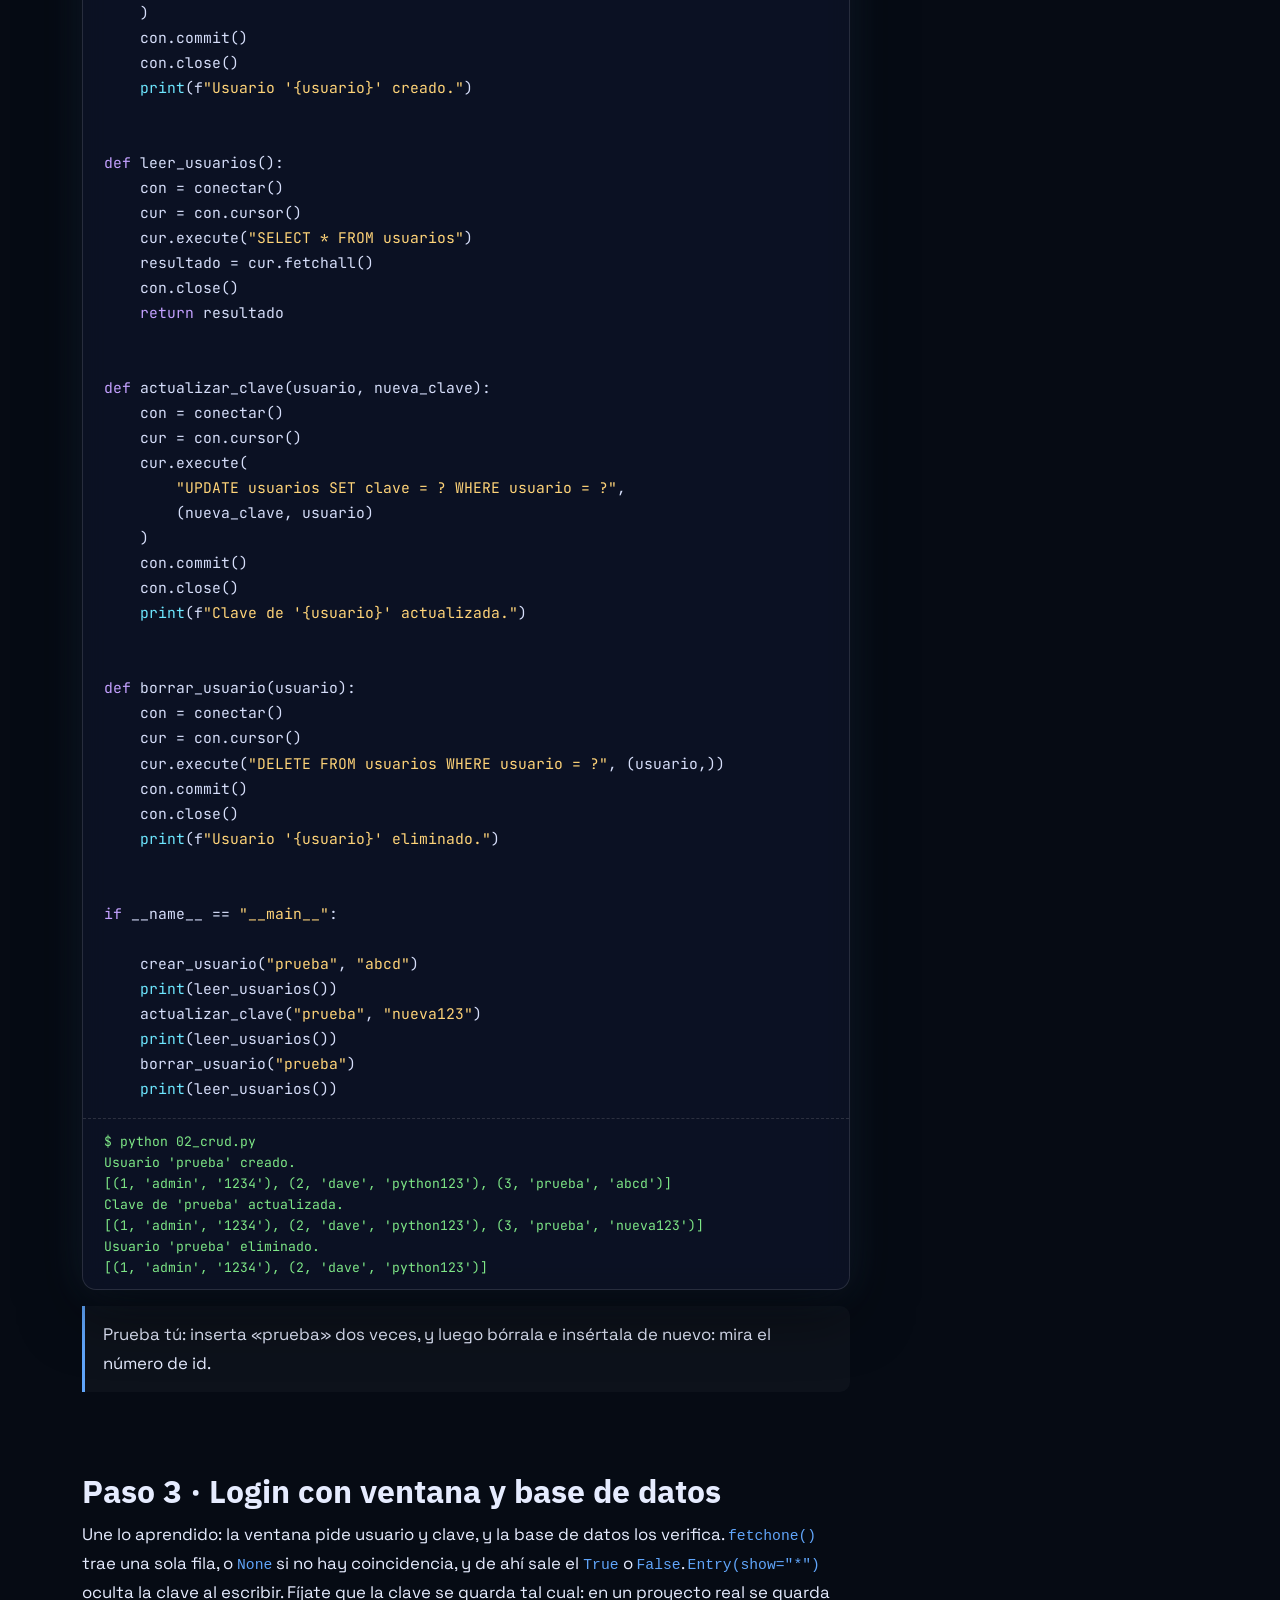
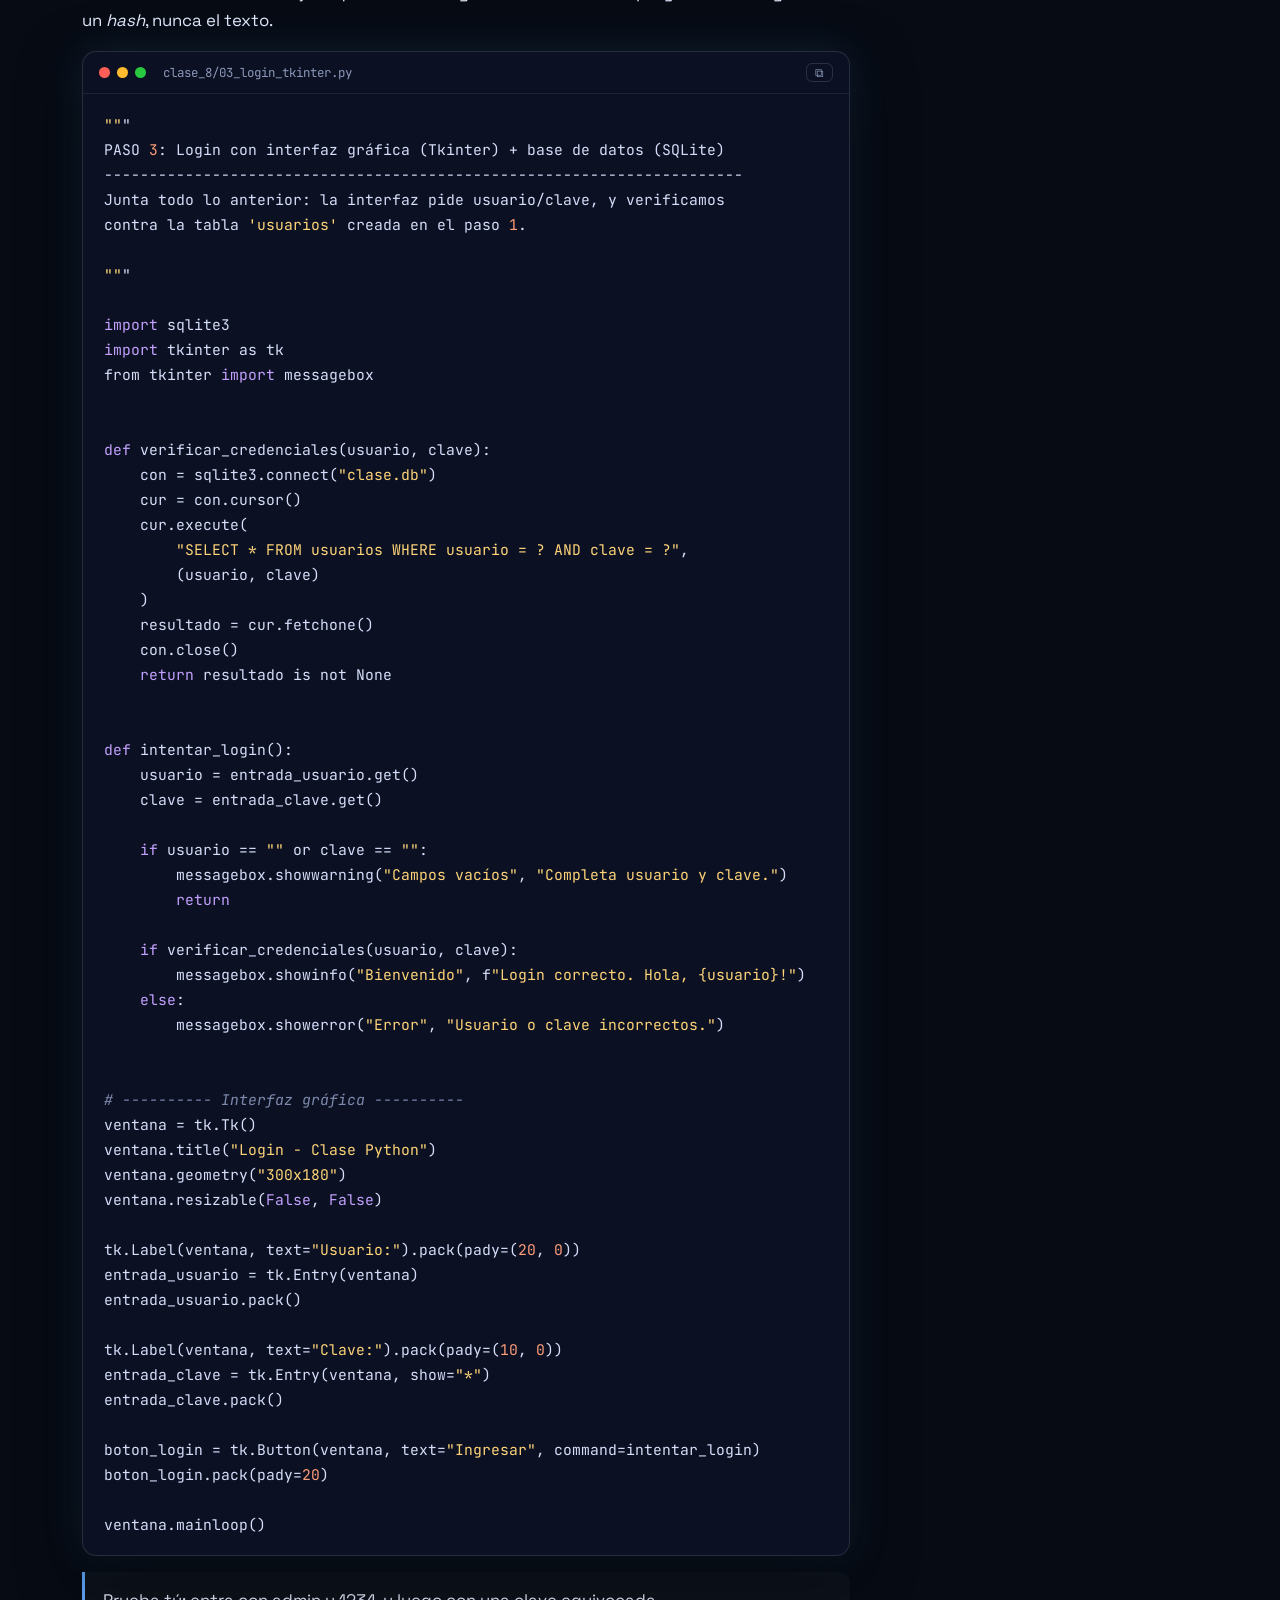
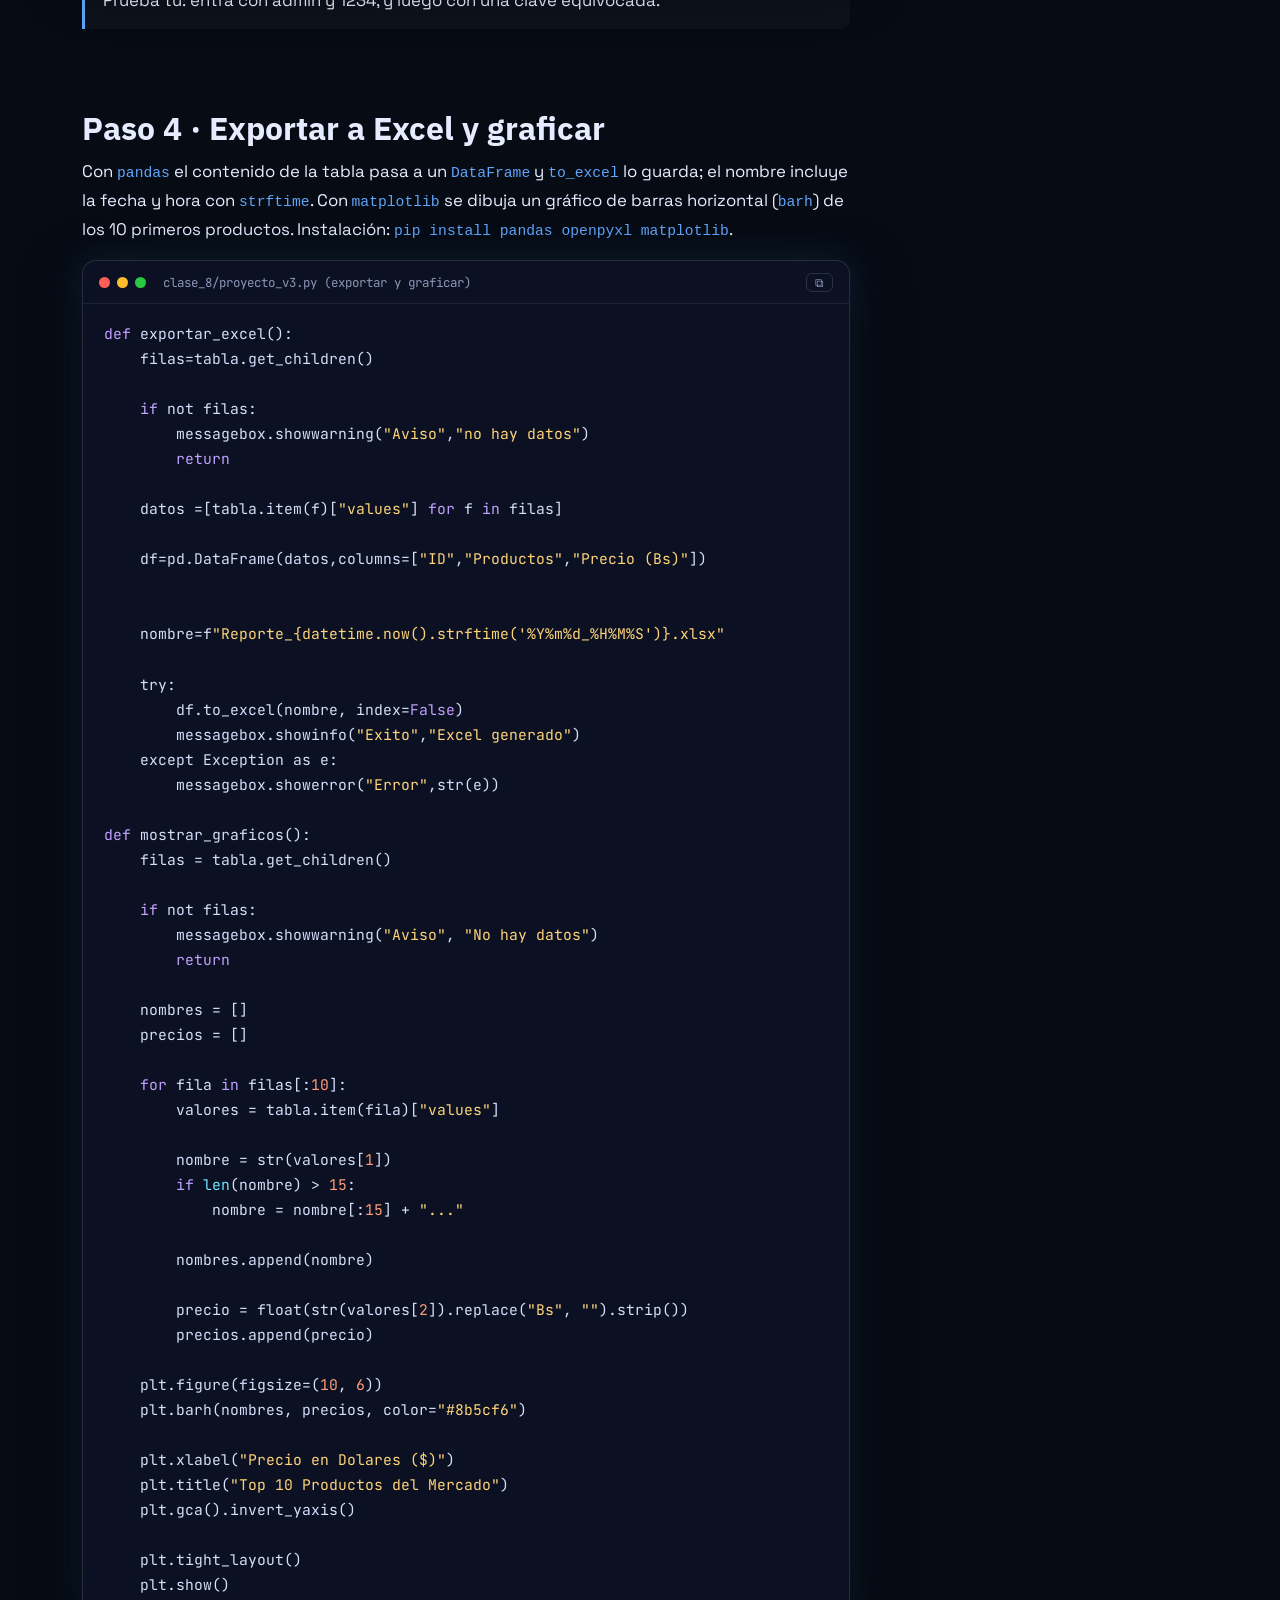
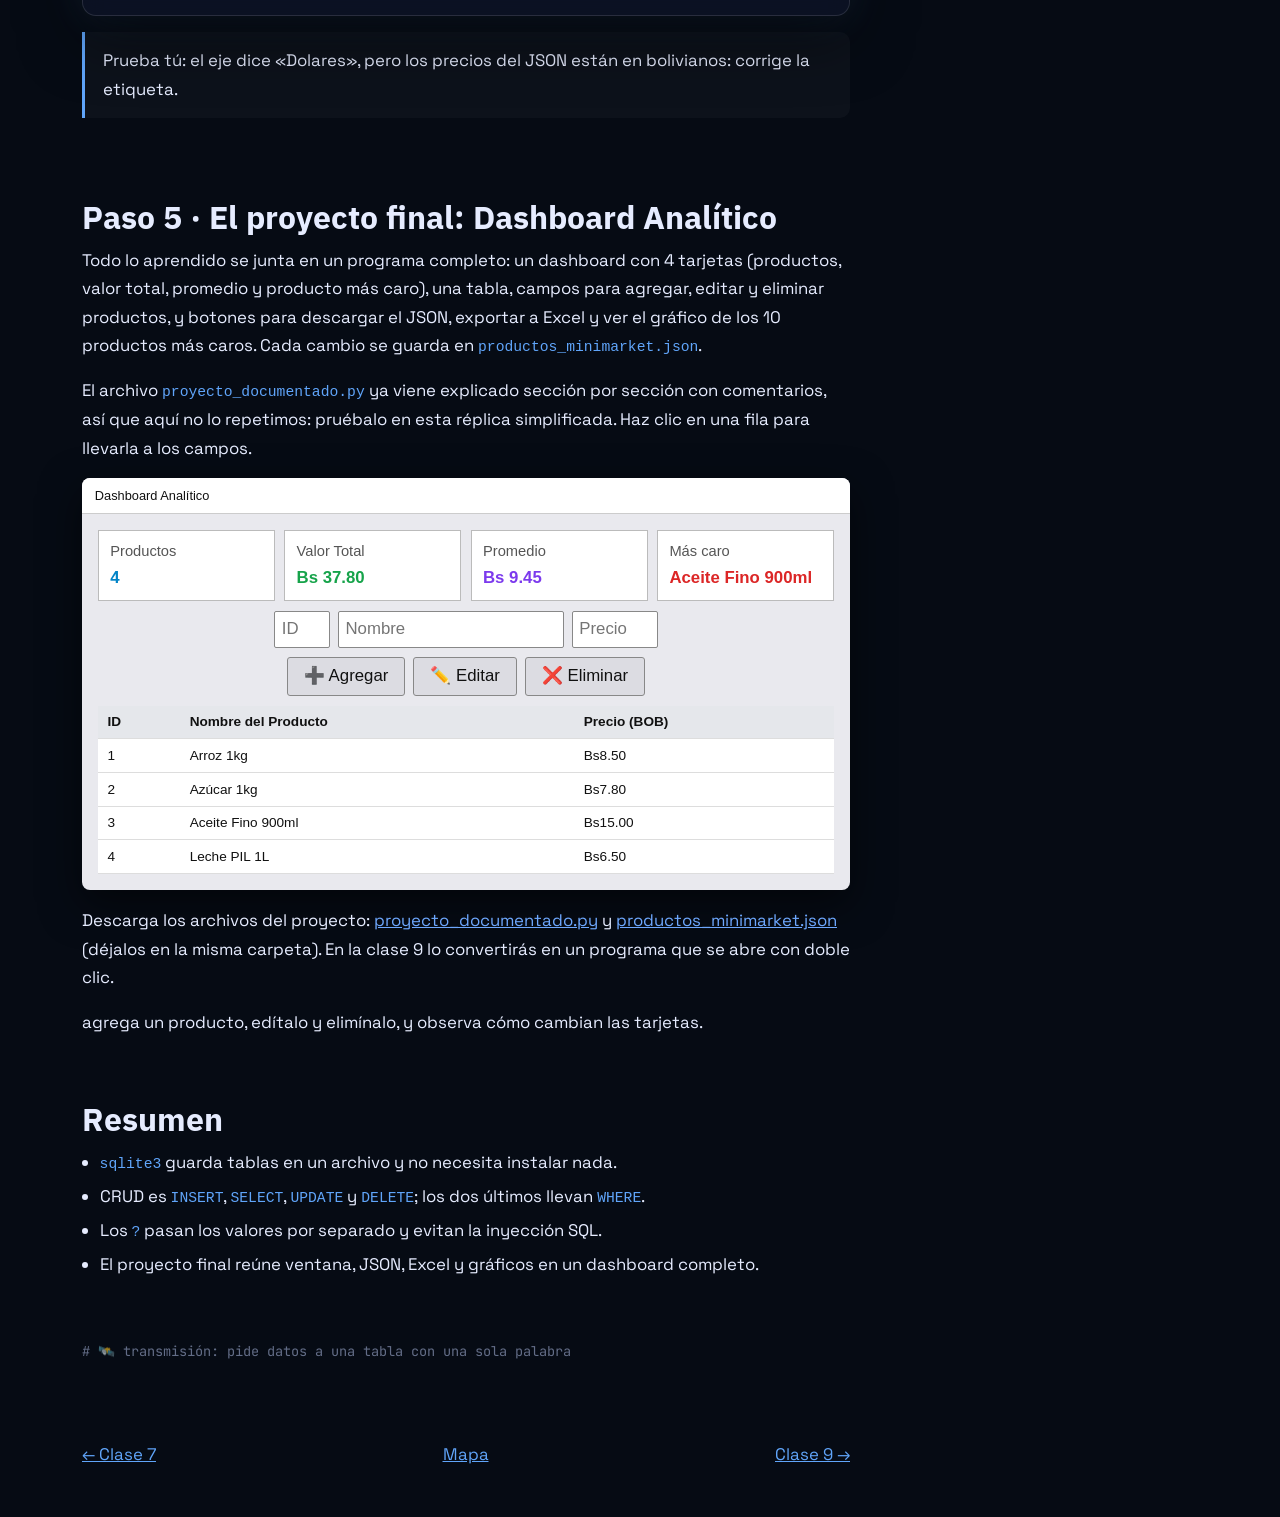
<file: clases/clase_8.html>
<!doctype html><html lang="es" data-bs-theme="dark"><head><meta charset="utf-8"><meta name="viewport" content="width=device-width,initial-scale=1"><title>Clase 8 · SQLite y el proyecto final</title>
<link href="https://fonts.googleapis.com/css2?family=JetBrains+Mono:wght@400;600&family=Space+Grotesk:wght@500;700&family=IBM+Plex+Sans:wght@700&display=swap" rel="stylesheet">
<link href="https://cdn.jsdelivr.net/npm/bootstrap@5.3.3/dist/css/bootstrap.min.css" rel="stylesheet">
<link href="../assets/css/estilo.css" rel="stylesheet"></head>
<body class="t8" data-n="8" style="--acc:#60a5fa">
<!-- 🕵️ ¿Mirando el código fuente? Pista de la clase 8: SELECT es la palabra que pide datos. Y en toda la guía hay una serpiente: escribe «serpiente». -->
<canvas id="stars" aria-hidden="true"></canvas><div id="pg"></div>
<nav class="navbar fixed-top"><div class="container"><a class="navbar-brand" href="../index.html">◎ Misión Python</a><span class="rango" id="rango"></span></div></nav>
<header class="container hero"><div class="big">08</div><h1>SQLite y el proyecto final</h1><p class="lead">Aprende a guardar datos en una base de datos real y termina con el proyecto completo del minimarket.</p></header>
<main class="container sec">
<section class="rv"><h2>Paso 1 · SQLite: tu primera base de datos</h2><p>Una base de datos guarda información en <b>tablas</b>, como una hoja de Excel con reglas. SQLite viene incluida en Python (módulo <code>sqlite3</code>) y guarda todo en un solo archivo. Los pasos: conectar (si el archivo no existe, se crea), crear la tabla, insertar, guardar con <code>commit()</code>, consultar y cerrar.</p><p>En <code>CREATE TABLE</code>, cada columna tiene un tipo: <code>INTEGER</code>, <code>TEXT</code>. <code>PRIMARY KEY AUTOINCREMENT</code> numera cada fila sola, <code>UNIQUE</code> impide repetidos y <code>NOT NULL</code> impide dejarlo vacío. Los <code>?</code> reciben los valores por separado, lo que evita la inyección SQL.</p><div class="win" data-f="clase_8/01_sqlite_basico.py" data-o="Usuarios registrados:&#10;(1, &#x27;admin&#x27;, &#x27;1234&#x27;)&#10;(2, &#x27;dave&#x27;, &#x27;python123&#x27;)"><pre><code>"""
PASO 1: Fundamentos de bases de datos con SQLite
--------------------------------------------------
SQLite viene incluido en Python (módulo sqlite3), no requiere instalar
servidor externo.
"""


import sqlite3

# 1. Conectar (si el archivo no existe, se crea)
conexion = sqlite3.connect("clase.db")
cursor = conexion.cursor()

# 2. Crear una tabla
cursor.execute("""
    CREATE TABLE IF NOT EXISTS usuarios (
        id INTEGER PRIMARY KEY AUTOINCREMENT,
        usuario TEXT UNIQUE NOT NULL,
        clave TEXT NOT NULL
    )
""")

# 3. Insertar datos (usar ? evita SQL injection)
cursor.execute(
    "INSERT OR IGNORE INTO usuarios (usuario, clave) VALUES (?, ?)",
    ("admin", "1234")
)
cursor.execute(
    "INSERT OR IGNORE INTO usuarios (usuario, clave) VALUES (?, ?)",
    ("dave", "python123")
)

# 4. Guardar cambios
conexion.commit()

# 5. Consultar datos
cursor.execute("SELECT * FROM usuarios")
filas = cursor.fetchall()
print("Usuarios registrados:")
for fila in filas:
    print(fila)

# 6. Cerrar conexión
conexion.close()</code></pre></div><p class="note mt-3">Prueba tú: ejecuta el archivo dos veces: ¿por qué no se duplican los usuarios?</p></section>
<section class="rv"><h2>Paso 2 · CRUD: crear, leer, actualizar y borrar</h2><span class="egg" title="">✦</span><p>Las cuatro operaciones básicas de toda base de datos, cada una en su función. <code>INSERT</code> crea, <code>SELECT</code> lee, <code>UPDATE</code> modifica y <code>DELETE</code> borra. Siempre con <code>WHERE</code> en las dos últimas: sin él afectarías todas las filas. Fíjate también en el <code>if __name__ == "__main__"</code> final: ese bloque solo corre al ejecutar este archivo directamente. Pruébalo con la tabla de abajo:</p><div id="sq"><div class="tg2"><button data-s="i">INSERT</button><button data-s="u">UPDATE</button><button data-s="d">DELETE</button><button data-s="s">SELECT</button></div><pre id="sqt" class="py"></pre><table class="mt2" id="sqb"></table></div><div class="win" data-f="clase_8/02_crud.py" data-o="Usuario &#x27;prueba&#x27; creado.&#10;[(1, &#x27;admin&#x27;, &#x27;1234&#x27;), (2, &#x27;dave&#x27;, &#x27;python123&#x27;), (3, &#x27;prueba&#x27;, &#x27;abcd&#x27;)]&#10;Clave de &#x27;prueba&#x27; actualizada.&#10;[(1, &#x27;admin&#x27;, &#x27;1234&#x27;), (2, &#x27;dave&#x27;, &#x27;python123&#x27;), (3, &#x27;prueba&#x27;, &#x27;nueva123&#x27;)]&#10;Usuario &#x27;prueba&#x27; eliminado.&#10;[(1, &#x27;admin&#x27;, &#x27;1234&#x27;), (2, &#x27;dave&#x27;, &#x27;python123&#x27;)]"><pre><code>"""
PASO 2: CRUD completo
----------------------
Create, Read, Update, Delete.
"""

import sqlite3


def conectar():
    return sqlite3.connect("clase.db")


def crear_usuario(usuario, clave):
    con = conectar()
    cur = con.cursor()
    cur.execute(
        "INSERT INTO usuarios (usuario, clave) VALUES (?, ?)",
        (usuario, clave)
    )
    con.commit()
    con.close()
    print(f"Usuario '{usuario}' creado.")


def leer_usuarios():
    con = conectar()
    cur = con.cursor()
    cur.execute("SELECT * FROM usuarios")
    resultado = cur.fetchall()
    con.close()
    return resultado


def actualizar_clave(usuario, nueva_clave):
    con = conectar()
    cur = con.cursor()
    cur.execute(
        "UPDATE usuarios SET clave = ? WHERE usuario = ?",
        (nueva_clave, usuario)
    )
    con.commit()
    con.close()
    print(f"Clave de '{usuario}' actualizada.")


def borrar_usuario(usuario):
    con = conectar()
    cur = con.cursor()
    cur.execute("DELETE FROM usuarios WHERE usuario = ?", (usuario,))
    con.commit()
    con.close()
    print(f"Usuario '{usuario}' eliminado.")


if __name__ == "__main__":
    
    crear_usuario("prueba", "abcd")
    print(leer_usuarios())
    actualizar_clave("prueba", "nueva123")
    print(leer_usuarios())
    borrar_usuario("prueba")
    print(leer_usuarios())</code></pre></div><p class="note mt-3">Prueba tú: inserta «prueba» dos veces, y luego bórrala e insértala de nuevo: mira el número de id.</p></section>
<section class="rv"><h2>Paso 3 · Login con ventana y base de datos</h2><p>Une lo aprendido: la ventana pide usuario y clave, y la base de datos los verifica. <code>fetchone()</code> trae una sola fila, o <code>None</code> si no hay coincidencia, y de ahí sale el <code>True</code> o <code>False</code>. <code>Entry(show="*")</code> oculta la clave al escribir. Fíjate que la clave se guarda tal cual: en un proyecto real se guarda un <i>hash</i>, nunca el texto.</p><div class="win" data-f="clase_8/03_login_tkinter.py"><pre><code>"""
PASO 3: Login con interfaz gráfica (Tkinter) + base de datos (SQLite)
-----------------------------------------------------------------------
Junta todo lo anterior: la interfaz pide usuario/clave, y verificamos
contra la tabla 'usuarios' creada en el paso 1.

"""

import sqlite3
import tkinter as tk
from tkinter import messagebox


def verificar_credenciales(usuario, clave):
    con = sqlite3.connect("clase.db")
    cur = con.cursor()
    cur.execute(
        "SELECT * FROM usuarios WHERE usuario = ? AND clave = ?",
        (usuario, clave)
    )
    resultado = cur.fetchone()
    con.close()
    return resultado is not None


def intentar_login():
    usuario = entrada_usuario.get()
    clave = entrada_clave.get()

    if usuario == "" or clave == "":
        messagebox.showwarning("Campos vacíos", "Completa usuario y clave.")
        return

    if verificar_credenciales(usuario, clave):
        messagebox.showinfo("Bienvenido", f"Login correcto. Hola, {usuario}!")
    else:
        messagebox.showerror("Error", "Usuario o clave incorrectos.")


# ---------- Interfaz gráfica ----------
ventana = tk.Tk()
ventana.title("Login - Clase Python")
ventana.geometry("300x180")
ventana.resizable(False, False)

tk.Label(ventana, text="Usuario:").pack(pady=(20, 0))
entrada_usuario = tk.Entry(ventana)
entrada_usuario.pack()

tk.Label(ventana, text="Clave:").pack(pady=(10, 0))
entrada_clave = tk.Entry(ventana, show="*")
entrada_clave.pack()

boton_login = tk.Button(ventana, text="Ingresar", command=intentar_login)
boton_login.pack(pady=20)

ventana.mainloop()</code></pre></div><p class="note mt-3">Prueba tú: entra con admin y 1234, y luego con una clave equivocada.</p></section>
<section class="rv"><h2>Paso 4 · Exportar a Excel y graficar</h2><p>Con <code>pandas</code> el contenido de la tabla pasa a un <code>DataFrame</code> y <code>to_excel</code> lo guarda; el nombre incluye la fecha y hora con <code>strftime</code>. Con <code>matplotlib</code> se dibuja un gráfico de barras horizontal (<code>barh</code>) de los 10 primeros productos. Instalación: <code>pip install pandas openpyxl matplotlib</code>.</p><div class="win" data-f="clase_8/proyecto_v3.py (exportar y graficar)"><pre><code>def exportar_excel():
    filas=tabla.get_children()
    
    if not filas:
        messagebox.showwarning("Aviso","no hay datos")
        return
    
    datos =[tabla.item(f)["values"] for f in filas]
    
    df=pd.DataFrame(datos,columns=["ID","Productos","Precio (Bs)"])
    
    
    nombre=f"Reporte_{datetime.now().strftime('%Y%m%d_%H%M%S')}.xlsx"
    
    try:
        df.to_excel(nombre, index=False)
        messagebox.showinfo("Exito","Excel generado")
    except Exception as e:
        messagebox.showerror("Error",str(e))

def mostrar_graficos():
    filas = tabla.get_children()

    if not filas:
        messagebox.showwarning("Aviso", "No hay datos")
        return

    nombres = []
    precios = []

    for fila in filas[:10]:
        valores = tabla.item(fila)["values"]

        nombre = str(valores[1])
        if len(nombre) &gt; 15:
            nombre = nombre[:15] + "..."

        nombres.append(nombre)

        precio = float(str(valores[2]).replace("Bs", "").strip())
        precios.append(precio)

    plt.figure(figsize=(10, 6))
    plt.barh(nombres, precios, color="#8b5cf6")

    plt.xlabel("Precio en Dolares ($)")
    plt.title("Top 10 Productos del Mercado")
    plt.gca().invert_yaxis()

    plt.tight_layout()
    plt.show()</code></pre></div><p class="note mt-3">Prueba tú: el eje dice «Dolares», pero los precios del JSON están en bolivianos: corrige la etiqueta.</p></section>
<section class="rv"><h2>Paso 5 · El proyecto final: Dashboard Analítico</h2><p>Todo lo aprendido se junta en un programa completo: un dashboard con 4 tarjetas (productos, valor total, promedio y producto más caro), una tabla, campos para agregar, editar y eliminar productos, y botones para descargar el JSON, exportar a Excel y ver el gráfico de los 10 productos más caros. Cada cambio se guarda en <code>productos_minimarket.json</code>.</p><p>El archivo <code>proyecto_documentado.py</code> ya viene explicado sección por sección con comentarios, así que aquí no lo repetimos: pruébalo en esta réplica simplificada. Haz clic en una fila para llevarla a los campos.</p><div class="tkw dash" id="db"><div class="tkt">Dashboard Analítico</div><div class="tkb dbb"><div class="cards" id="dc"></div><div class="dbf"><input id="di" class="tke" placeholder="ID" size="3" readonly aria-label="ID"><input id="dn" class="tke" placeholder="Nombre" aria-label="Nombre"><input id="dp" class="tke" placeholder="Precio" size="6" aria-label="Precio"></div><div class="dbf"><button class="tkn" data-a="a">➕ Agregar</button><button class="tkn" data-a="e">✏️ Editar</button><button class="tkn" data-a="x">❌ Eliminar</button></div><table class="dtb" id="dt"></table></div></div><p class="mt-3">Descarga los archivos del proyecto: <a href="../descargas/proyecto_documentado.py" download>proyecto_documentado.py</a> y <a href="../descargas/productos_minimarket.json" download>productos_minimarket.json</a> (déjalos en la misma carpeta). En la clase 9 lo convertirás en un programa que se abre con doble clic.</p>agrega un producto, edítalo y elimínalo, y observa cómo cambian las tarjetas.</section>
<section class="rv"><h2>Resumen</h2><ul class="ls"><li><code>sqlite3</code> guarda tablas en un archivo y no necesita instalar nada.</li><li>CRUD es <code>INSERT</code>, <code>SELECT</code>, <code>UPDATE</code> y <code>DELETE</code>; los dos últimos llevan <code>WHERE</code>.</li><li>Los <code>?</code> pasan los valores por separado y evitan la inyección SQL.</li><li>El proyecto final reúne ventana, JSON, Excel y gráficos en un dashboard completo.</li></ul></section>
<nav class="nx"><a href="clase_7.html">← Clase 7</a><a href="../index.html">Mapa</a><a href="clase_9.html">Clase 9 →</a></nav>
</main>
<script src="https://cdn.jsdelivr.net/npm/bootstrap@5.3.3/dist/js/bootstrap.bundle.min.js"></script><script src="../assets/js/app.js"></script></body></html>
</file>
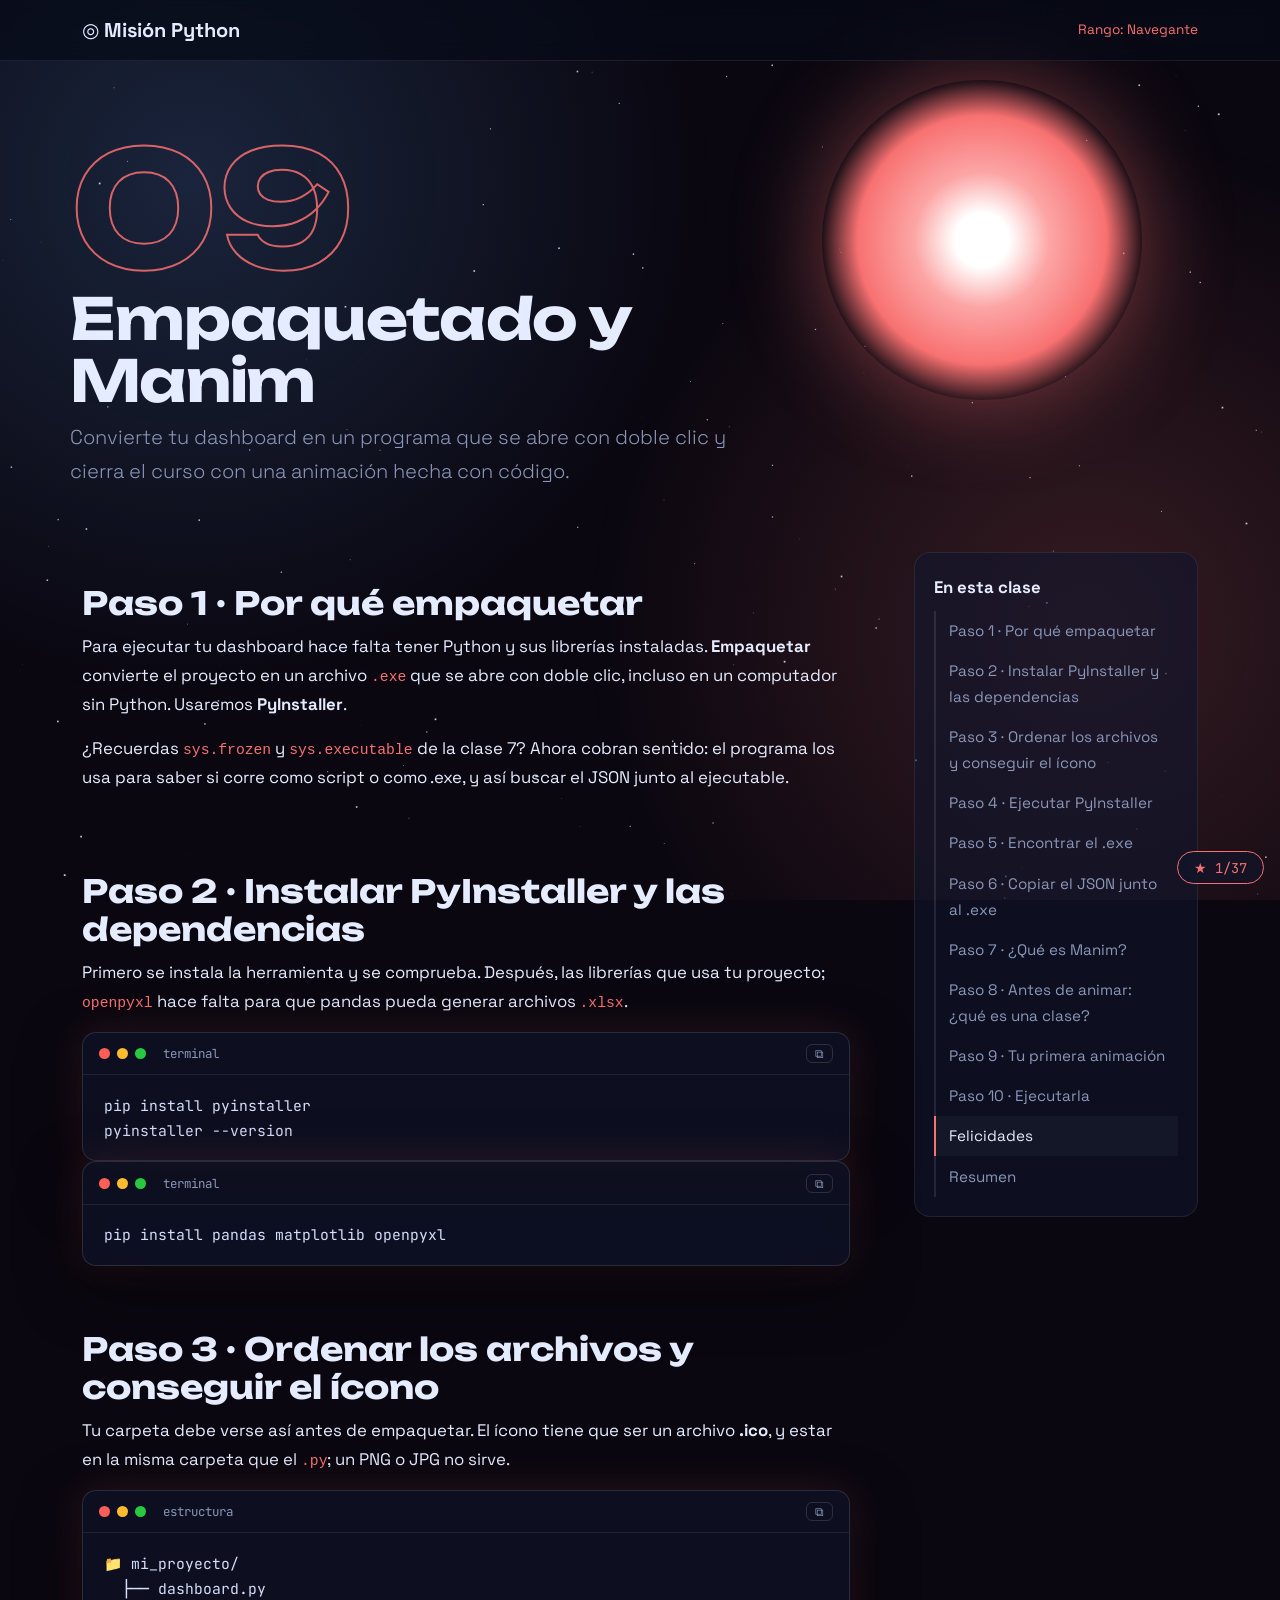
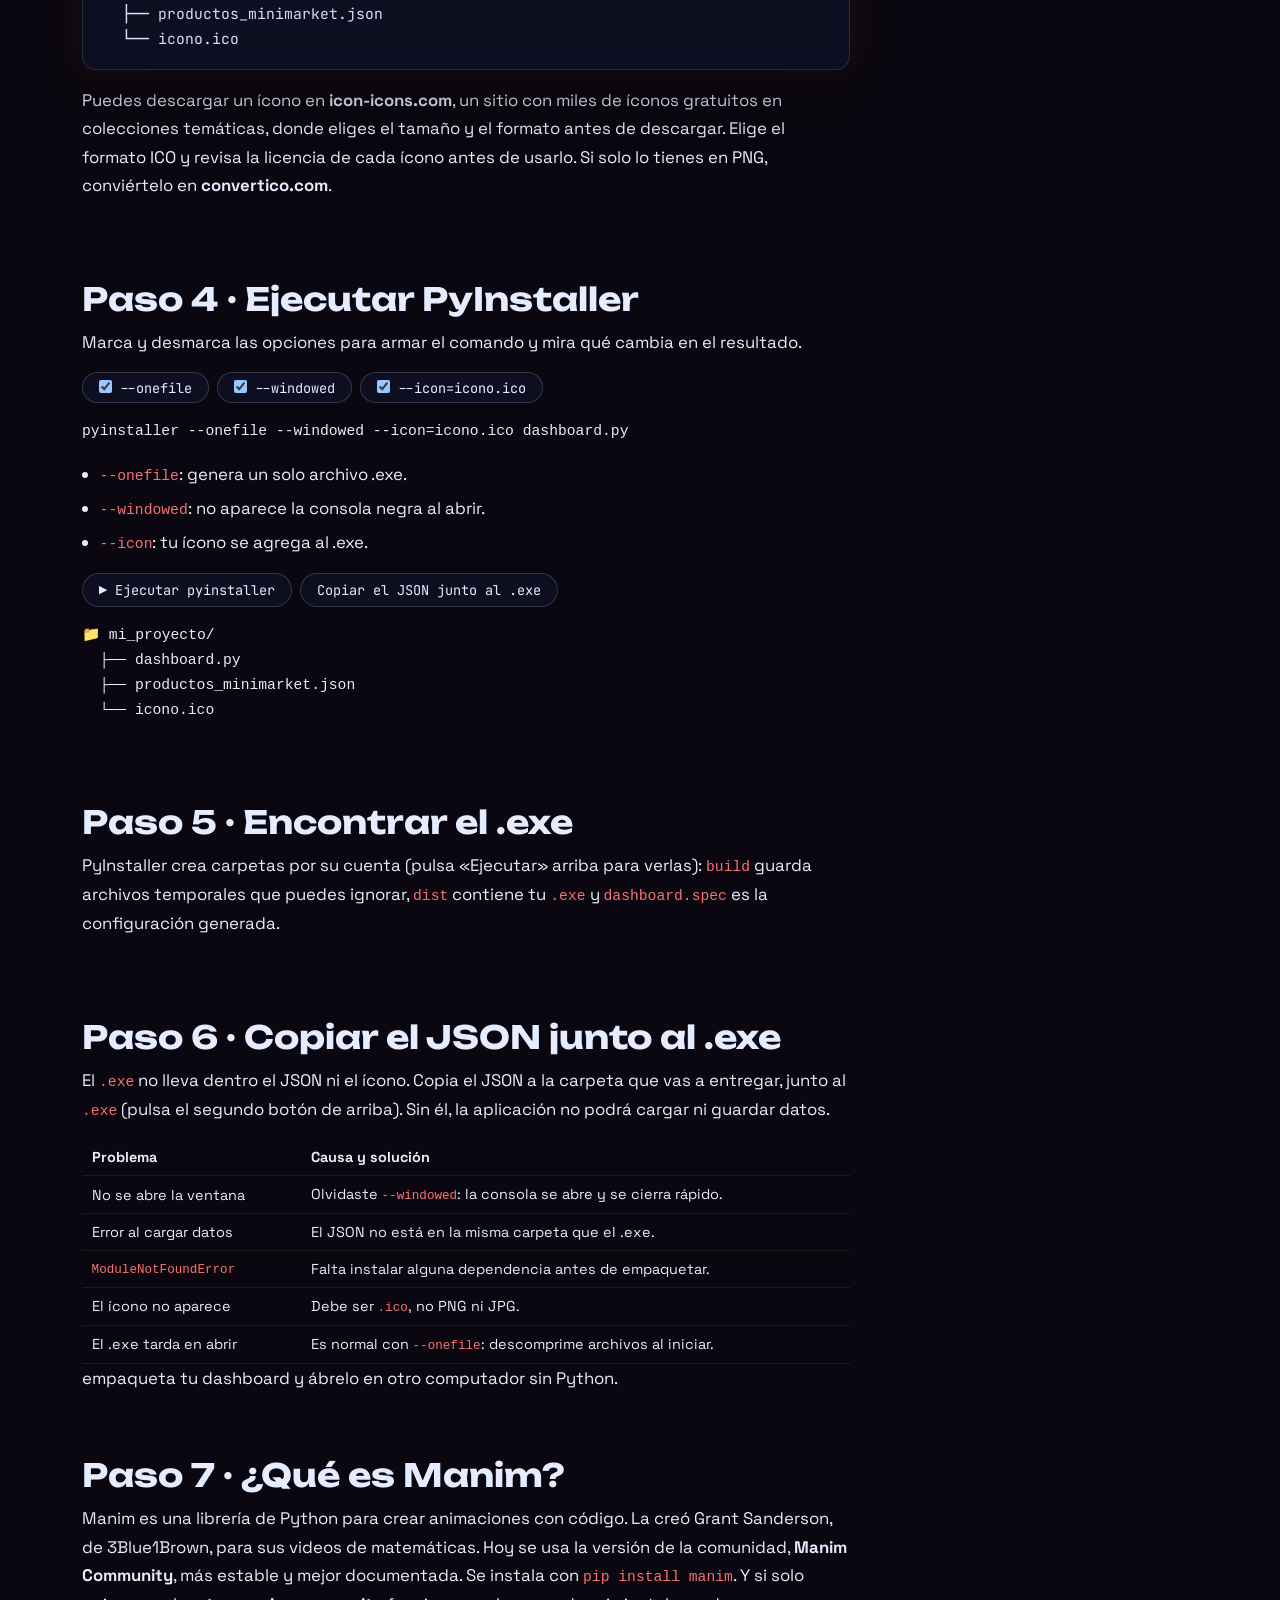
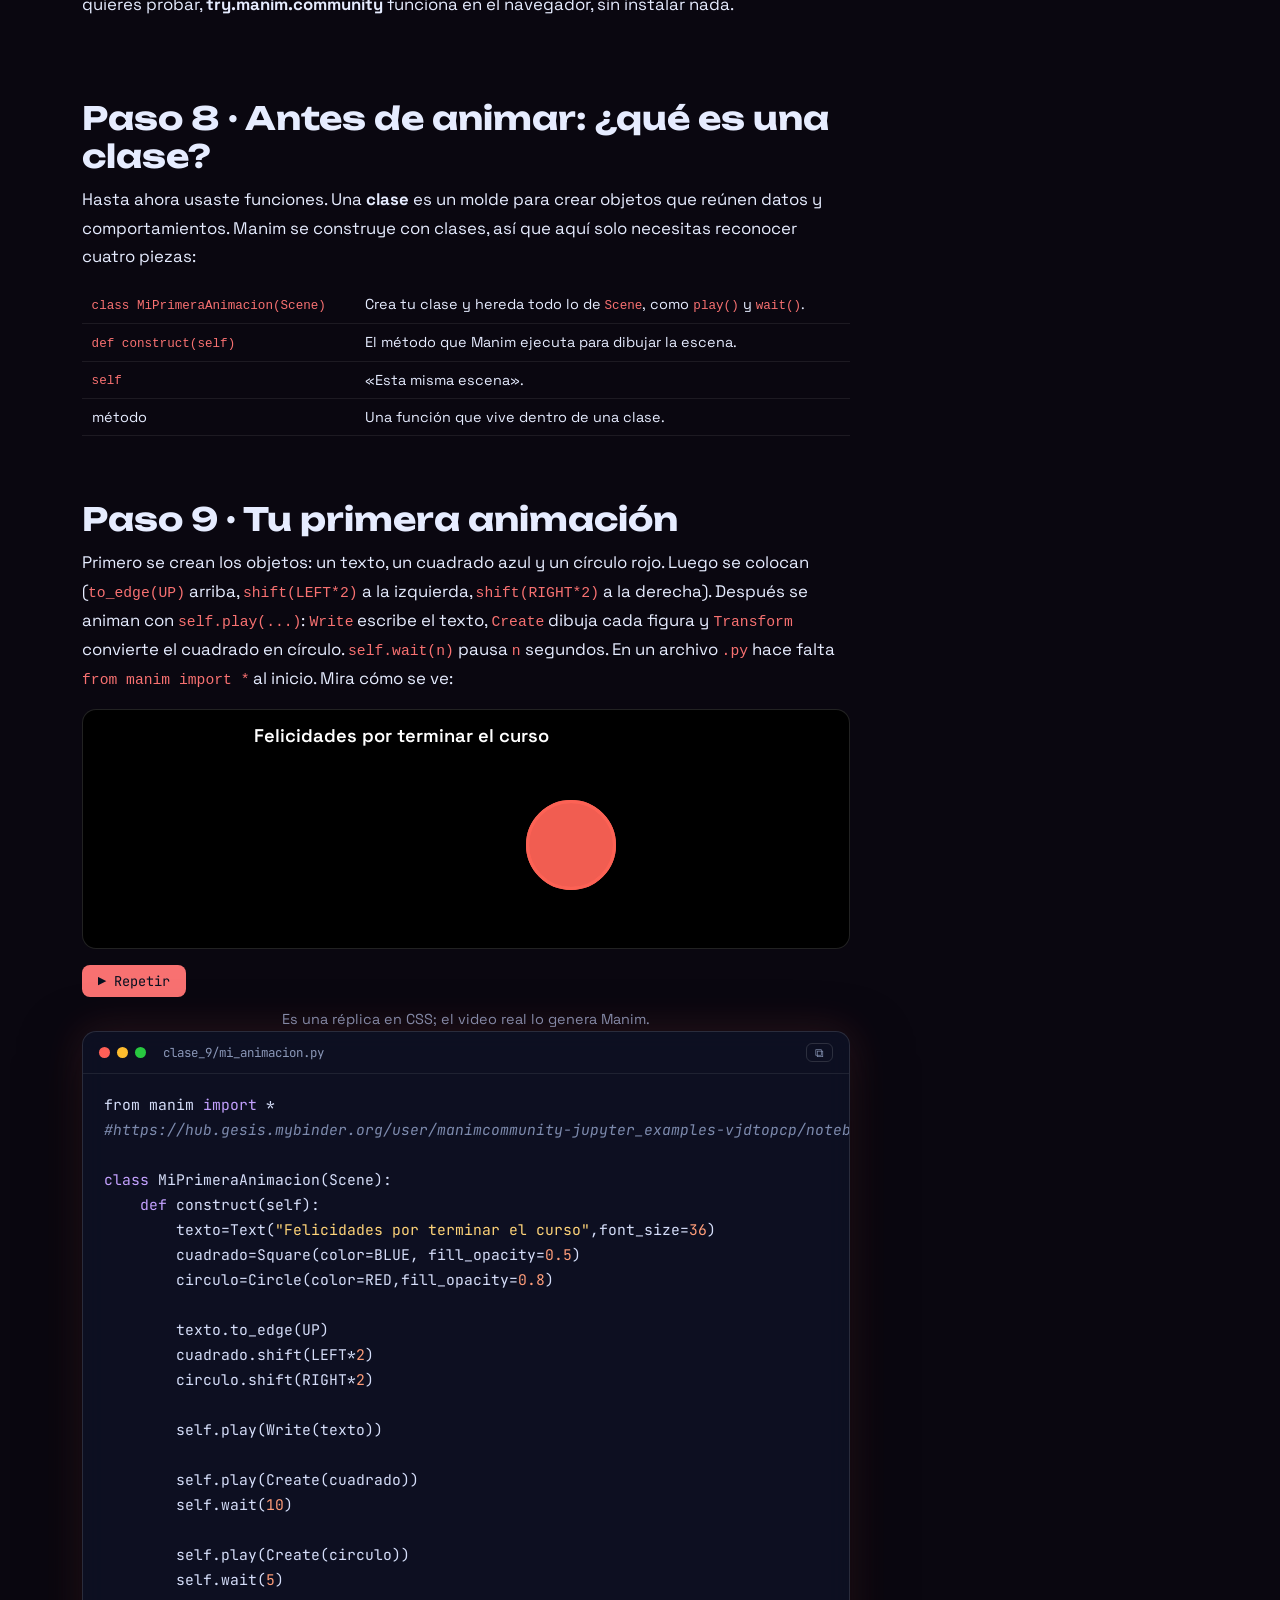
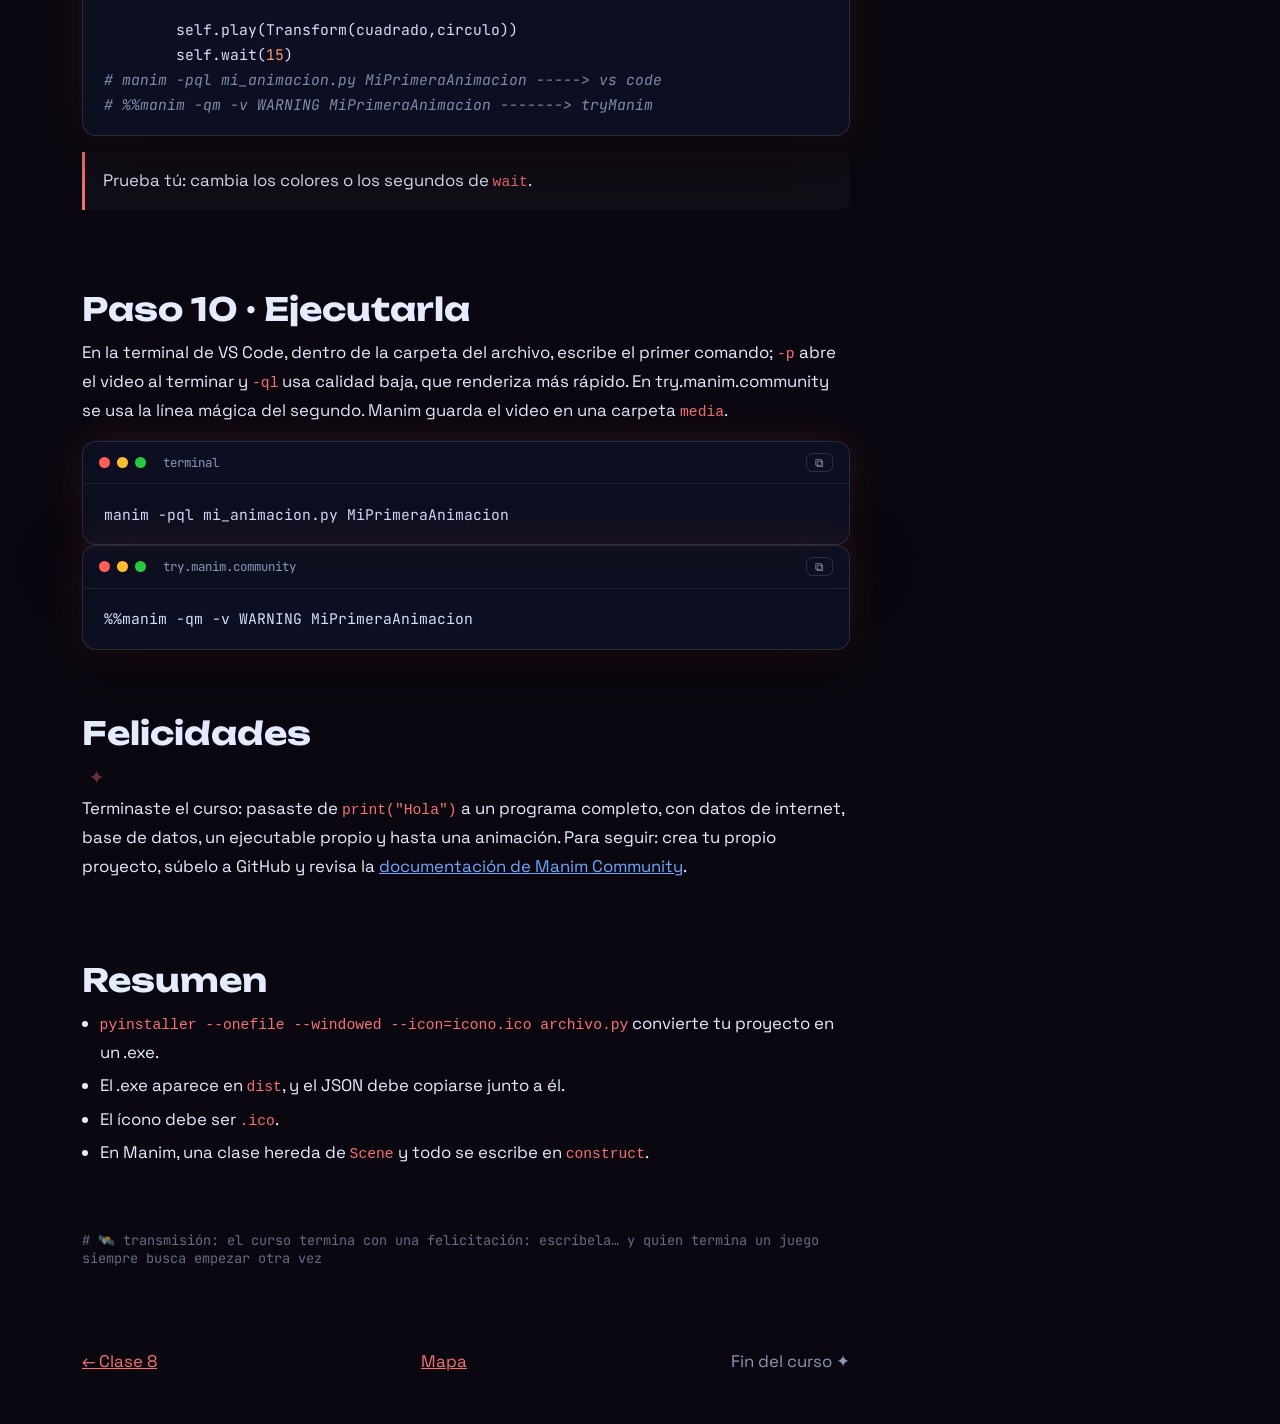
<file: clases/clase_9.html>
<!doctype html><html lang="es" data-bs-theme="dark"><head><meta charset="utf-8"><meta name="viewport" content="width=device-width,initial-scale=1"><title>Clase 9 · Empaquetado y Manim</title>
<link href="https://fonts.googleapis.com/css2?family=JetBrains+Mono:wght@400;600&family=Space+Grotesk:wght@500;700&family=Unbounded:wght@700&display=swap" rel="stylesheet">
<link href="https://cdn.jsdelivr.net/npm/bootstrap@5.3.3/dist/css/bootstrap.min.css" rel="stylesheet">
<link href="../assets/css/estilo.css" rel="stylesheet"></head>
<body class="t9" data-n="9" style="--acc:#f87171">
<!-- 🕵️ ¿Mirando el código fuente? Pista de la clase 9: el texto de la animación felicita: felicidades. Y en toda la guía hay una serpiente: escribe «serpiente». -->
<canvas id="stars" aria-hidden="true"></canvas><div id="pg"></div>
<nav class="navbar fixed-top"><div class="container"><a class="navbar-brand" href="../index.html">◎ Misión Python</a><span class="rango" id="rango"></span></div></nav>
<header class="container hero"><div class="big">09</div><h1>Empaquetado y Manim</h1><p class="lead">Convierte tu dashboard en un programa que se abre con doble clic y cierra el curso con una animación hecha con código.</p></header>
<main class="container sec">
<section class="rv"><h2>Paso 1 · Por qué empaquetar</h2><p>Para ejecutar tu dashboard hace falta tener Python y sus librerías instaladas. <b>Empaquetar</b> convierte el proyecto en un archivo <code>.exe</code> que se abre con doble clic, incluso en un computador sin Python. Usaremos <b>PyInstaller</b>.</p><p>¿Recuerdas <code>sys.frozen</code> y <code>sys.executable</code> de la clase 7? Ahora cobran sentido: el programa los usa para saber si corre como script o como .exe, y así buscar el JSON junto al ejecutable.</p></section>
<section class="rv"><h2>Paso 2 · Instalar PyInstaller y las dependencias</h2><p>Primero se instala la herramienta y se comprueba. Después, las librerías que usa tu proyecto; <code>openpyxl</code> hace falta para que pandas pueda generar archivos <code>.xlsx</code>.</p><div class="win" data-f="terminal"><pre><code>pip install pyinstaller
pyinstaller --version</code></pre></div><div class="win" data-f="terminal"><pre><code>pip install pandas matplotlib openpyxl</code></pre></div></section>
<section class="rv"><h2>Paso 3 · Ordenar los archivos y conseguir el ícono</h2><p>Tu carpeta debe verse así antes de empaquetar. El ícono tiene que ser un archivo <b>.ico</b>, y estar en la misma carpeta que el <code>.py</code>; un PNG o JPG no sirve.</p><div class="win" data-f="estructura"><pre><code>📁 mi_proyecto/
  ├── dashboard.py
  ├── productos_minimarket.json
  └── icono.ico</code></pre></div><p class="mt-3">Puedes descargar un ícono en <b>icon-icons.com</b>, un sitio con miles de íconos gratuitos en colecciones temáticas, donde eliges el tamaño y el formato antes de descargar. Elige el formato ICO y revisa la licencia de cada ícono antes de usarlo. Si solo lo tienes en PNG, conviértelo en <b>convertico.com</b>.</p></section>
<section class="rv"><h2>Paso 4 · Ejecutar PyInstaller</h2><p>Marca y desmarca las opciones para armar el comando y mira qué cambia en el resultado.</p><div id="pi"><div class="tg2"><label class="mb2"><input type="checkbox" id="p1" checked> --onefile</label><label class="mb2"><input type="checkbox" id="p2" checked> --windowed</label><label class="mb2"><input type="checkbox" id="p3" checked> --icon=icono.ico</label></div><pre id="pc" class="py"></pre><ul class="ls" id="pn"></ul><div class="tg2"><button id="pg1" class="mb">▶ Ejecutar pyinstaller</button><button id="pg2" class="mb">Copiar el JSON junto al .exe</button></div><pre id="pt2" class="py"></pre></div></section>
<section class="rv"><h2>Paso 5 · Encontrar el .exe</h2><p>PyInstaller crea carpetas por su cuenta (pulsa «Ejecutar» arriba para verlas): <code>build</code> guarda archivos temporales que puedes ignorar, <code>dist</code> contiene tu <code>.exe</code> y <code>dashboard.spec</code> es la configuración generada.</p></section>
<section class="rv"><h2>Paso 6 · Copiar el JSON junto al .exe</h2><p>El <code>.exe</code> no lleva dentro el JSON ni el ícono. Copia el JSON a la carpeta que vas a entregar, junto al <code>.exe</code> (pulsa el segundo botón de arriba). Sin él, la aplicación no podrá cargar ni guardar datos.</p><table class="tb"><tr><th>Problema</th><th>Causa y solución</th></tr><tr><td>No se abre la ventana</td><td>Olvidaste <code>--windowed</code>: la consola se abre y se cierra rápido.</td></tr><tr><td>Error al cargar datos</td><td>El JSON no está en la misma carpeta que el .exe.</td></tr><tr><td><code>ModuleNotFoundError</code></td><td>Falta instalar alguna dependencia antes de empaquetar.</td></tr><tr><td>El ícono no aparece</td><td>Debe ser <code>.ico</code>, no PNG ni JPG.</td></tr><tr><td>El .exe tarda en abrir</td><td>Es normal con <code>--onefile</code>: descomprime archivos al iniciar.</td></tr></table>empaqueta tu dashboard y ábrelo en otro computador sin Python.</section>
<section class="rv"><h2>Paso 7 · ¿Qué es Manim?</h2><p>Manim es una librería de Python para crear animaciones con código. La creó Grant Sanderson, de 3Blue1Brown, para sus videos de matemáticas. Hoy se usa la versión de la comunidad, <b>Manim Community</b>, más estable y mejor documentada. Se instala con <code>pip install manim</code>. Y si solo quieres probar, <b>try.manim.community</b> funciona en el navegador, sin instalar nada.</p></section>
<section class="rv"><h2>Paso 8 · Antes de animar: ¿qué es una clase?</h2><p>Hasta ahora usaste funciones. Una <b>clase</b> es un molde para crear objetos que reúnen datos y comportamientos. Manim se construye con clases, así que aquí solo necesitas reconocer cuatro piezas:</p><table class="tb"><tr><td><code>class MiPrimeraAnimacion(Scene)</code></td><td>Crea tu clase y hereda todo lo de <code>Scene</code>, como <code>play()</code> y <code>wait()</code>.</td></tr><tr><td><code>def construct(self)</code></td><td>El método que Manim ejecuta para dibujar la escena.</td></tr><tr><td><code>self</code></td><td>«Esta misma escena».</td></tr><tr><td>método</td><td>Una función que vive dentro de una clase.</td></tr></table></section>
<section class="rv"><h2>Paso 9 · Tu primera animación</h2><p>Primero se crean los objetos: un texto, un cuadrado azul y un círculo rojo. Luego se colocan (<code>to_edge(UP)</code> arriba, <code>shift(LEFT*2)</code> a la izquierda, <code>shift(RIGHT*2)</code> a la derecha). Después se animan con <code>self.play(...)</code>: <code>Write</code> escribe el texto, <code>Create</code> dibuja cada figura y <code>Transform</code> convierte el cuadrado en círculo. <code>self.wait(n)</code> pausa <code>n</code> segundos. En un archivo <code>.py</code> hace falta <code>from manim import *</code> al inicio. Mira cómo se ve:</p><div class="stage" id="mn"><div class="mt">Felicidades por terminar el curso</div><div class="mq" id="mq"></div><div class="mc"></div></div><button id="mr" class="mb mt-3">▶ Repetir</button><p class="hint">Es una réplica en CSS; el video real lo genera Manim.</p><div class="win" data-f="clase_9/mi_animacion.py"><pre><code>from manim import *
#https://hub.gesis.mybinder.org/user/manimcommunity-jupyter_examples-vjdtopcp/notebooks/First%20Steps%20with%20Manim.ipynb

class MiPrimeraAnimacion(Scene):
    def construct(self):
        texto=Text("Felicidades por terminar el curso",font_size=36)
        cuadrado=Square(color=BLUE, fill_opacity=0.5)
        circulo=Circle(color=RED,fill_opacity=0.8)
        
        texto.to_edge(UP)
        cuadrado.shift(LEFT*2)
        circulo.shift(RIGHT*2)
        
        self.play(Write(texto))
        
        self.play(Create(cuadrado))
        self.wait(10)
        
        self.play(Create(circulo))
        self.wait(5)
        
        self.play(Transform(cuadrado,circulo))
        self.wait(15)
# manim -pql mi_animacion.py MiPrimeraAnimacion -----&gt; vs code
# %%manim -qm -v WARNING MiPrimeraAnimacion -------&gt; tryManim</code></pre></div><p class="note mt-3">Prueba tú: cambia los colores o los segundos de <code>wait</code>.</p></section>
<section class="rv"><h2>Paso 10 · Ejecutarla</h2><p>En la terminal de VS Code, dentro de la carpeta del archivo, escribe el primer comando; <code>-p</code> abre el video al terminar y <code>-ql</code> usa calidad baja, que renderiza más rápido. En try.manim.community se usa la línea mágica del segundo. Manim guarda el video en una carpeta <code>media</code>.</p><div class="win" data-f="terminal"><pre><code>manim -pql mi_animacion.py MiPrimeraAnimacion</code></pre></div><div class="win" data-f="try.manim.community"><pre><code>%%manim -qm -v WARNING MiPrimeraAnimacion</code></pre></div></section>
<section class="rv"><h2>Felicidades</h2><span class="egg" title="">✦</span><p>Terminaste el curso: pasaste de <code>print("Hola")</code> a un programa completo, con datos de internet, base de datos, un ejecutable propio y hasta una animación. Para seguir: crea tu propio proyecto, súbelo a GitHub y revisa la <a href="https://docs.manim.community" target="_blank" rel="noopener">documentación de Manim Community</a>.</p></section>
<section class="rv"><h2>Resumen</h2><ul class="ls"><li><code>pyinstaller --onefile --windowed --icon=icono.ico archivo.py</code> convierte tu proyecto en un .exe.</li><li>El .exe aparece en <code>dist</code>, y el JSON debe copiarse junto a él.</li><li>El ícono debe ser <code>.ico</code>.</li><li>En Manim, una clase hereda de <code>Scene</code> y todo se escribe en <code>construct</code>.</li></ul></section>
<nav class="nx"><a href="clase_8.html">← Clase 8</a><a href="../index.html">Mapa</a><span class="off">Fin del curso ✦</span></nav>
</main>
<script src="https://cdn.jsdelivr.net/npm/bootstrap@5.3.3/dist/js/bootstrap.bundle.min.js"></script><script src="../assets/js/app.js"></script></body></html>
</file>
<file: assets/css/estilo.css>
:root{--bg:#070b17;--fg:#e6ecff;--mut:#8b97b8;--acc:#6ee7ff;--card:rgba(15,22,45,.6);--mono:'JetBrains Mono',ui-monospace,Consolas,monospace}
body{background:var(--bg);color:var(--fg);font-family:'Space Grotesk',system-ui,sans-serif;overflow-x:hidden}
#stars{position:fixed;inset:0;z-index:-1;width:100%;height:100%}
.navbar{background:rgba(7,11,23,.7);backdrop-filter:blur(10px);border-bottom:1px solid #ffffff14}
.navbar-brand{font-weight:700;color:var(--fg)}.rango{color:var(--acc);font-size:.85rem}
.hero{padding:8rem 0 3rem}
h1{font-weight:700;font-size:clamp(2.2rem,5vw,3.6rem);line-height:1.08;letter-spacing:-.02em}
h2{font-weight:700;margin:0 0 .6rem}
.lead{color:var(--mut);max-width:34em}
code{color:var(--acc)}
.btn-nova{background:var(--acc);color:#06101f;font-weight:700;border:0;border-radius:99px;padding:.7rem 1.8rem;transition:transform .2s,box-shadow .2s}
.btn-nova:hover{transform:translateY(-3px);box-shadow:0 10px 30px color-mix(in srgb,var(--acc) 40%,transparent);color:#06101f}
.lt{width:48px;height:48px;margin-top:2rem;font-size:2rem;color:var(--mut);animation:bob 1.6s infinite}
@keyframes bob{50%{transform:translateY(8px)}}
.big{font:700 clamp(5rem,16vw,10rem)/1 var(--mono);color:transparent;-webkit-text-stroke:2px var(--acc);opacity:.85}
.win{background:var(--card);border:1px solid #ffffff1f;border-radius:14px;backdrop-filter:blur(12px);box-shadow:0 20px 60px #0008,0 0 40px color-mix(in srgb,var(--acc) 16%,transparent);overflow:hidden}
.bar{display:flex;align-items:center;gap:7px;padding:.7rem 1rem;border-bottom:1px solid #ffffff14;font:.78rem var(--mono);color:var(--mut)}
.bar i{width:11px;height:11px;border-radius:50%;background:#ff5f57}.bar i:nth-child(2){background:#febc2e}.bar i:nth-child(3){background:#28c840}
.bar span{margin-left:.6rem;flex:1}
.bar button{background:none;border:1px solid #ffffff22;color:var(--mut);border-radius:6px;padding:0 .5rem}
.bar button:hover,.bar button:focus-visible{color:var(--acc);border-color:var(--acc)}
.win pre{margin:0;padding:1.1rem 1.3rem;font:400 .92rem/1.7 var(--mono);font-variant-ligatures:none;tab-size:4;overflow-x:auto;color:#d6defa}
.win code{font:inherit;color:inherit}
.k{color:#c4a1ff}.s{color:#ffd479}.n{color:#ff9d7a}.c{color:#7d8aad;font-style:italic}.f{color:#6ee7ff}
.cur{display:inline-block;width:.6ch;height:1.1em;background:var(--acc);vertical-align:text-bottom;animation:bl 1s steps(1) infinite}
@keyframes bl{50%{opacity:0}}
.out{border-top:1px dashed #ffffff22;padding:.7rem 1.3rem;font:.82rem/1.6 var(--mono);color:#7ee787;white-space:pre}
.ruta{position:relative;padding:1rem 0 4rem}
.ruta:before,.ruta:after{content:'';position:absolute;left:28px;top:0;bottom:0;width:2px;background:#ffffff18}
.ruta:after{background:var(--acc);transform-origin:top;transform:scaleY(var(--p,0))}
.pl{position:relative;display:flex;gap:1.2rem;padding:.7rem 0;color:inherit;text-decoration:none}
.dot{flex:none;width:58px;height:58px;border-radius:50%;display:grid;place-items:center;font:700 1.1rem var(--mono);color:#06101f;background:radial-gradient(circle at 30% 30%,#fff8,var(--c));box-shadow:0 0 24px color-mix(in srgb,var(--c) 55%,transparent);transition:transform .3s}
.pc{flex:1;background:var(--card);border:1px solid #ffffff14;border-radius:14px;padding:1rem 1.2rem;transition:transform .25s,border-color .25s}
.pc b{display:block}.pc small{color:var(--mut)}
.pl.on:hover .dot{transform:scale(1.12) rotate(8deg)}.pl.on:hover .pc{transform:translateX(6px);border-color:var(--c)}
.pl.off{opacity:.5}.pl.done .dot{outline:2px solid var(--c);outline-offset:4px}
footer{padding:2rem 0;color:var(--mut);font-size:.85rem}
.rv{opacity:0;transform:translateY(24px);transition:opacity .7s,transform .7s cubic-bezier(.2,.7,.2,1)}.rv.in{opacity:1;transform:none}
#pg{position:fixed;top:0;left:0;height:3px;width:0;background:var(--acc);z-index:2000}
.sec section{padding:2rem 0;max-width:46rem}
.note{border-left:3px solid var(--acc);background:#ffffff08;padding:.9rem 1.1rem;border-radius:0 10px 10px 0}
.nav-pills .nav-link{color:var(--mut);font-family:var(--mono);font-size:.85rem}.nav-pills .nav-link.active{background:var(--acc);color:#06101f}
.opt{display:block;width:100%;text-align:left;background:var(--card);border:1px solid #ffffff1f;color:inherit;border-radius:10px;padding:.7rem 1rem;margin:.4rem 0;font-family:var(--mono);transition:border-color .2s}
.opt:hover:not(:disabled){border-color:var(--acc)}.opt.ok{border-color:#7ee787;background:#7ee78722}.opt.no{border-color:#ff7b72;animation:sh .3s}
@keyframes sh{25%{transform:translateX(-6px)}75%{transform:translateX(6px)}}
.nx{display:flex;justify-content:space-between;padding:3rem 0}.nx a{color:var(--acc)}.nx .off{color:var(--mut)}
@media(prefers-reduced-motion:reduce){*{animation:none!important;transition:none!important}.rv{opacity:1;transform:none}}
.hero2{position:relative;min-height:100vh;display:flex;align-items:flex-end;padding:0 0 5rem;overflow:hidden}
.earth{position:absolute;left:-25%;right:-25%;top:64%;aspect-ratio:1;border-radius:50%;background:radial-gradient(circle at 50% 6%,#7fc0ff 0,#2f6fcf 8%,#12306b 28%,#040a1c 60%);box-shadow:0 -6px 60px 6px #4aa3ff99,inset 0 14px 50px #bfe0ff66}
.cl{position:absolute;inset:0;border-radius:50%;filter:url(#nb);opacity:.45;mix-blend-mode:screen}
.sat{position:absolute;right:10%;top:20%;width:min(48vw,520px);animation:fl 9s ease-in-out infinite;transform:rotate(-14deg);filter:drop-shadow(0 20px 30px #0008)}
@keyframes fl{50%{transform:translateY(-14px) rotate(-12deg)}}
#con{position:absolute;inset:0;width:100%;height:100%}
.pos{position:relative}
.hero2 h1{font:800 clamp(2.8rem,10vw,8rem)/.9 Syne,sans-serif;text-transform:uppercase;letter-spacing:-.02em;max-width:9em}
.cap{font:.82rem/1.7 var(--mono);color:#cfe0ff;max-width:34em;margin:1rem 0 1.5rem}
.top{position:absolute;top:5.4rem;left:0;right:0;text-align:center;font:.72rem var(--mono);color:var(--mut);letter-spacing:.12em}
.stats{display:grid;grid-template-columns:repeat(auto-fit,minmax(200px,1fr));gap:2rem;padding:4rem 0;color:var(--mut)}
.stats b{display:block;font:800 3.6rem/1 Syne,sans-serif;color:var(--fg)}
section.container{padding:3rem 0}
.dv{padding:1.4rem;min-height:210px;display:flex;flex-wrap:wrap;gap:.7rem;align-content:flex-start}
.mb,.mi{border:1px solid #ffffff2a;background:#ffffff0d;color:var(--fg);border-radius:8px;padding:.45rem 1rem;font:.85rem var(--mono)}
.mb{background:var(--acc);color:#06101f;border:0}
.mt2{width:100%;font:.85rem var(--mono);border-collapse:collapse}.mt2 td,.mt2 th{padding:.35rem .6rem;border-bottom:1px solid #ffffff14;text-align:left}
.bars{width:100%}.bars i{display:block;height:10px;margin:5px 0;border-radius:5px;background:var(--acc);transition:width .6s}
details.dp{border:1px solid #ffffff1f;border-radius:10px;padding:.7rem 1rem;margin:.8rem 0;background:#ffffff06}
.dp summary{cursor:pointer;color:var(--acc);font-weight:700}
.tb{width:100%;font-size:.9rem}.tb td,.tb th{padding:.35rem .6rem;border-bottom:1px solid #ffffff14}
.ls{padding-left:1.1rem}.ls li{margin:.3rem 0}
body{font-size:1.05rem;line-height:1.7}
.ruta:before,.ruta:after{z-index:0}.pl{z-index:1}
.dot{background:radial-gradient(circle at 30% 30%,#fff6,var(--c)),#0b1226}
.pl.off{opacity:.65}.pc{padding:1.1rem 1.4rem}.pc b{font-size:1.1rem}
.earth{overflow:hidden}
.cl{opacity:.4;-webkit-mask-image:radial-gradient(circle at 50% 10%,#000 0,transparent 45%);mask-image:radial-gradient(circle at 50% 10%,#000 0,transparent 45%)}
.pos{z-index:1}
.pos:before{content:'';position:absolute;inset:-5rem -4rem -3rem -60vw;background:radial-gradient(ellipse at 30% 55%,#050a1af2 0,#050a1acc 45%,transparent 75%);z-index:-1;pointer-events:none}
.cap{font:1.1rem/1.7 'Space Grotesk',system-ui,sans-serif;color:#f2f6ff;text-shadow:0 1px 14px #000}
.top{pointer-events:none}
.cr{display:flex;align-items:center;justify-content:center;gap:1rem;margin-top:1.2rem}
.cr button{border:1px solid #ffffff2a;background:var(--card);color:var(--fg);border-radius:50%;width:2.6rem;height:2.6rem;transition:.2s}
.cr button:hover,.cr button:focus-visible{border-color:var(--acc);color:var(--acc)}
#dots{display:flex;gap:.5rem}#dots button{width:2.4rem;height:2.4rem;font:.85rem var(--mono)}#dots button.on{background:var(--acc);color:#06101f;border-color:var(--acc)}
.hint{text-align:center;color:var(--mut);font-size:.9rem;margin:.6rem 0 0}
.sw{animation:sw .45s ease}@keyframes sw{from{opacity:0;transform:translateX(24px)}}
.dv{min-height:240px}
.sec{display:grid;grid-template-columns:minmax(0,48rem) minmax(14rem,1fr);column-gap:4rem;align-items:start}
.sec>*{grid-column:1}.sec section{max-width:none;scroll-margin-top:5rem}
.sec>.side{grid-column:2;grid-row:1/span 40;position:sticky;top:6rem;align-self:start;background:var(--card);border:1px solid #ffffff14;border-radius:16px;padding:1.2rem}
.side b{display:block;margin-bottom:.6rem}.side a{display:block;padding:.45rem .8rem;color:var(--mut);border-left:2px solid #ffffff1a;text-decoration:none;font-size:.95rem;transition:.2s}
.side a:hover{color:var(--fg)}.side a.on{color:var(--fg);border-color:var(--acc);background:#ffffff08}
@media(min-width:1100px){body[data-n] .hero:after{content:'';position:absolute;right:6%;top:5rem;width:min(26vw,320px);aspect-ratio:1;border-radius:50%;background:radial-gradient(circle at 32% 30%,#fff7,var(--acc) 35%,#0b1226 72%);box-shadow:0 0 90px color-mix(in srgb,var(--acc) 45%,transparent);animation:fl 9s ease-in-out infinite}}
body[data-n] .hero{position:relative}
@media(max-width:991px){.sec{display:block}.sec>.side{display:none}}
.bld{display:grid;grid-template-columns:1fr 1fr;gap:1rem;align-items:start}@media(max-width:767px){.bld{grid-template-columns:1fr}}
.tg2{display:flex;gap:.5rem;flex-wrap:wrap;margin-bottom:1rem}.tg2 button{border:1px solid #ffffff2a;background:var(--card);color:var(--fg);border-radius:99px;padding:.45rem 1rem;font:.85rem var(--mono);transition:.2s}.tg2 button:hover{border-color:var(--acc)}.tg2 button[aria-pressed=true]{background:var(--acc);color:#06101f;border-color:var(--acc)}
.tkw{background:#e9e9ee;color:#111;border-radius:8px;overflow:hidden;box-shadow:0 14px 40px #0008;font-family:Arial,sans-serif}.tkt{background:#fff;padding:.4rem .8rem;font-size:.8rem;border-bottom:1px solid #ccc}
.tkb{padding:1rem;display:flex;flex-direction:column;align-items:center;gap:.6rem;min-height:190px}.tkl{font-size:1.1rem}.tke{border:1px solid #888;padding:.2rem .4rem;background:#fff;color:#111;border-radius:2px}.tkn{border:1px solid #888;background:#dcdce2;padding:.25rem 1rem;color:#111;border-radius:3px}
.tr{background:#2a0f14;border:1px solid #ff7b7255;color:#ffb4ae;font:.82rem/1.5 var(--mono);padding:.8rem 1rem;border-radius:10px;white-space:pre-wrap}.tr.okb{background:#0f2a1a;border-color:#7ee78755;color:#9ef3b0}
.mi.w-100{width:100%}label.d-block{color:var(--mut);font-size:.9rem}
.ovl{position:fixed;inset:0;background:#000a;display:grid;place-items:center;z-index:3000;animation:sw .25s}
.dlg{background:#f3f3f6;color:#111;border-radius:10px;width:min(92vw,360px);box-shadow:0 20px 60px #000;overflow:hidden;font-family:Arial,sans-serif}.dlg h4{margin:0;padding:.5rem .9rem;background:#fff;font-size:.85rem;border-bottom:1px solid #ccc}
.dlg .bd{display:flex;gap:.8rem;align-items:center;padding:1.1rem}.dlg .ic{font-size:2rem}.dlg .bt{display:flex;gap:.5rem;justify-content:flex-end;padding:.4rem .9rem .9rem}.dlg .bt button{border:1px solid #888;background:#dcdce2;padding:.25rem 1rem;border-radius:3px;color:#111}
h1,h2,.big{font-family:var(--hf,'Space Grotesk'),system-ui,sans-serif}
.t4{--hf:'Syne'}.t5{--hf:'Righteous';--bg:#0d0a1f}.t6{--hf:'Chakra Petch';--bg:#120a08}
.t4:before,.t5:before,.t6:before{content:'';position:fixed;inset:0;z-index:-1;pointer-events:none}
.t4:before{background:repeating-linear-gradient(115deg,transparent 0 46px,#a78bfa0f 46px 47px)}
.t5:before{background:radial-gradient(ellipse at 80% 0,#f472b638,transparent 55%),radial-gradient(ellipse at 0 100%,#6366f138,transparent 55%)}
.t6:before{background:repeating-linear-gradient(135deg,#fb923c14 0 14px,transparent 14px 28px) top/100% 110px no-repeat,radial-gradient(ellipse at 50% 100%,#ef444424,transparent 60%)}
.t5 .hero:after{box-shadow:0 0 90px #f472b655,0 0 0 16px #f472b633,0 0 0 36px #f472b61a!important}
.t6 .hero:after{background:radial-gradient(circle at 32% 30%,#fff5,transparent 55%),repeating-linear-gradient(0deg,#fb923c 0 16px,#9a3412 16px 32px)!important}
.egg{display:inline-block;margin-left:.4rem;color:var(--acc);opacity:.18;cursor:pointer;transition:.3s}.egg:hover{opacity:1;transform:rotate(72deg) scale(1.4)}
.rdr{position:fixed;right:1rem;bottom:1rem;z-index:2500;display:flex;flex-direction:column;align-items:flex-end;gap:.5rem}
#rdb{border:1px solid var(--acc);background:var(--card);color:var(--acc);border-radius:99px;padding:.4rem 1rem;font:.85rem var(--mono);backdrop-filter:blur(8px)}
#rdp{background:var(--card);border:1px solid #ffffff22;border-radius:14px;padding:1rem;width:min(86vw,300px);font-size:.9rem;backdrop-filter:blur(12px)}#rdp p{margin:.5rem 0 0;color:var(--mut)}
.toast2{position:fixed;left:50%;bottom:4.5rem;transform:translateX(-50%);background:var(--card);border:1px solid var(--acc);color:var(--fg);padding:.7rem 1.4rem;border-radius:99px;z-index:3500;animation:sw .4s;box-shadow:0 0 40px color-mix(in srgb,var(--acc) 45%,transparent)}
.tkl{min-height:1.3em}
.t2{--hf:'Space Mono';--bg:#06100b}.t3{--hf:'Bricolage Grotesque';--bg:#100e06}.t1{--hf:'Sora'}
.t2:before,.t3:before{content:'';position:fixed;inset:0;z-index:-1;pointer-events:none}
.t2:before{background:repeating-linear-gradient(0deg,#4ade8010 0 1px,transparent 1px 4px),radial-gradient(ellipse at 10% 0,#4ade8026,transparent 55%)}
.t3:before{background:radial-gradient(#facc1524 1.4px,transparent 1.6px) 0 0/26px 26px,radial-gradient(ellipse at 90% 0,#facc1522,transparent 55%)}
.t2 .hero:after{background:radial-gradient(circle,#4ade80 0 2%,transparent 3%),repeating-radial-gradient(circle,transparent 0 22px,#4ade8066 22px 24px),#06140c!important}
.t3 .hero:after{background:repeating-linear-gradient(0deg,transparent 0 30px,#0004 30px 32px),repeating-linear-gradient(90deg,transparent 0 30px,#0004 30px 32px),radial-gradient(circle at 32% 30%,#fff7,var(--acc) 40%,#7a5a00 85%)!important}
.ucs{display:grid;grid-template-columns:repeat(auto-fit,minmax(220px,1fr));gap:1rem}
.uc{border:1px solid #ffffff1f;border-radius:14px;padding:1rem;background:var(--card);transition:.25s}.uc:hover,.uc:focus-within{border-color:var(--acc);transform:translateY(-4px)}
.uc p{max-height:0;overflow:hidden;margin:0;color:var(--mut);transition:max-height .3s}.uc:hover p,.uc:focus-within p{max-height:9em;margin-top:.5rem}
#to{height:190px;overflow:auto;white-space:pre-wrap;margin:0;padding:1rem 1.3rem;font:.9rem/1.6 var(--mono);color:#9ef3b0}.tin{display:flex;gap:.5rem;align-items:center;padding:.6rem 1.3rem;border-top:1px dashed #ffffff22;font-family:var(--mono)}.tin input{flex:1}
.cx{display:inline-block;border:2px solid var(--acc);border-radius:10px;padding:.5rem .9rem;margin:.3rem;text-align:center;animation:sw .3s}.cx b{display:block;font:.8rem var(--mono);color:var(--acc)}
.t7{--hf:'Outfit';--bg:#05110f}.t8{--hf:'IBM Plex Sans';--bg:#060b14}.t9{--hf:'Unbounded';--bg:#0a0710}
.t7:before,.t8:before,.t9:before{content:'';position:fixed;inset:0;z-index:-1;pointer-events:none}
.t7:before{background:radial-gradient(#2dd4bf38 1.5px,transparent 1.7px) 0 0/48px 48px,radial-gradient(#2dd4bf20 1px,transparent 1.2px) 24px 24px/48px 48px,radial-gradient(ellipse at 90% 0,#2dd4bf1f,transparent 55%)}
.t8:before{background:repeating-linear-gradient(0deg,#60a5fa14 0 1px,transparent 1px 44px),repeating-linear-gradient(90deg,#60a5fa0d 0 1px,transparent 1px 160px)}
.t9:before{background:radial-gradient(circle at 15% 20%,#60a5fa30,transparent 40%),radial-gradient(circle at 85% 70%,#f8717130,transparent 40%);animation:drift 14s ease-in-out infinite alternate}
@keyframes drift{to{transform:translate(2%,3%) scale(1.06)}}
.t7 .hero:after{background:radial-gradient(#fff9 1.5px,transparent 2px) 0 0/22px 22px,radial-gradient(circle at 32% 30%,#fff6,var(--acc) 40%,#0b3b36 85%)!important}
.t8 .hero:after{background:linear-gradient(115deg,#fff4,transparent 40%),repeating-linear-gradient(180deg,#60a5fa 0 18px,#1e3a8a 18px 36px)!important}
.t9 .hero:after{background:radial-gradient(circle,#fff 0 12%,#fca5a5 30%,#f87171 55%,transparent 72%)!important}
.stage{position:relative;height:240px;background:#000;border-radius:14px;overflow:hidden;border:1px solid #ffffff22}
.mt{position:absolute;top:14px;left:50%;transform:translateX(-50%);white-space:nowrap;overflow:hidden;width:0;font:600 clamp(.8rem,2.4vw,1.15rem) 'Space Grotesk',sans-serif;color:#fff}
.mq,.mc{position:absolute;top:90px;width:90px;height:90px;opacity:0}
.mq{left:calc(50% - 150px);border:3px solid #58c4dd;background:#58c4dd80;cursor:pointer}.mc{left:calc(50% + 60px);border:3px solid #fc6255;background:#fc6255cc;border-radius:50%}
.stage.go .mt{animation:wr 1.2s steps(32) forwards}.stage.go .mq{animation:cq 6s forwards}.stage.go .mc{animation:cc .8s 2.4s forwards}
@keyframes wr{to{width:min(94%,23em)}}
@keyframes cq{0%{opacity:0;transform:scale(.2)}8%{opacity:1;transform:none}55%{opacity:1;transform:none;border-radius:0;background:#58c4dd80;border-color:#58c4dd}100%{opacity:1;transform:translateX(210px);border-radius:50%;background:#fc6255cc;border-color:#fc6255}}
@keyframes cc{from{opacity:0;transform:scale(.2)}to{opacity:1;transform:none}}
@media(prefers-reduced-motion:reduce){.mq,.mc{opacity:1}.mt{width:auto}}
.flow{display:flex;flex-wrap:wrap;gap:.6rem;align-items:center}.flow div{border:1px solid var(--acc);border-radius:10px;padding:.6rem 1rem;background:var(--card)}.flow span{color:var(--mut);font-size:1.4rem}
.dbb{align-items:stretch!important}.cards{display:grid;grid-template-columns:repeat(auto-fit,minmax(110px,1fr));gap:.6rem}
.dcd{background:#fff;border:1px solid #bbb;padding:.5rem .7rem}.dcd small{display:block;color:#555}.dcd b{font-size:1.05rem}
.dbf{display:flex;gap:.5rem;flex-wrap:wrap;justify-content:center}
.dtb{width:100%;border-collapse:collapse;background:#fff;font-size:.85rem}.dtb th{background:#e5e7eb;text-align:left}.dtb td,.dtb th{padding:.3rem .6rem;border-bottom:1px solid #ddd}.dtb tr[data-i]{cursor:pointer}.dtb tr.on td{background:#bfdbfe}
.mb2{border:1px solid #ffffff2a;background:var(--card);border-radius:99px;padding:.35rem 1rem;font:.85rem var(--mono);cursor:pointer}
.egg{opacity:.4;font-size:1.2rem;animation:tw 3s ease-in-out infinite}@keyframes tw{50%{opacity:.75}}
.ovl2{position:fixed;inset:0;z-index:4000;display:grid;place-items:center;background:#0008;animation:sw .25s}
.ec{background:var(--card,#0f162d);border:1px solid var(--acc);border-radius:16px;padding:1.4rem 1.8rem;max-width:min(90vw,440px);text-align:center;backdrop-filter:blur(12px);box-shadow:0 0 60px color-mix(in srgb,var(--acc) 40%,transparent)}.ec b{display:block;font-size:1.3rem;margin:.3rem 0}.ec p{white-space:pre-line;margin:.4rem 0}.ec small{color:var(--mut)}
.rn{position:fixed;top:-2rem;z-index:3900;pointer-events:none;animation:fall 3.6s linear forwards}@keyframes fall{to{transform:translateY(110vh) rotate(360deg)}}
.rbt{border:1px solid #ffffff2a;background:none;color:var(--acc);border-radius:99px;padding:0 .6rem;font-size:.75rem;margin-left:.3rem}.rbt:hover{border-color:var(--acc)}.h2{color:var(--fg);font-size:.85rem}.rtot{color:var(--fg)!important}
#rdp{max-height:60vh;overflow:auto}#rdp b{display:block;margin-top:.6rem;color:var(--fg)}
.afloat main>section,.afloat .hero2 h1,.afloat .win{animation:flo 2.4s ease-in-out infinite alternate}@keyframes flo{to{transform:translateY(-18px) rotate(-1.2deg)}}
.sat.spin{animation:spin 2.6s ease-in-out}@keyframes spin{from{transform:rotate(-14deg)}to{transform:rotate(706deg)}}
.bug{position:fixed;left:-3rem;z-index:3000;font-size:1.8rem;background:none;border:0;cursor:pointer;animation:bgm 9.5s linear forwards}@keyframes bgm{to{left:105vw}}
.npw{padding:2rem 0;grid-column:1}.np{background:none;border:1px dashed #ff7b7288;color:#ff9b93;border-radius:99px;padding:.4rem 1.2rem;font:.85rem var(--mono)}.np:hover{background:#ff7b7220}
.flood{position:fixed;inset:0;z-index:4000;background:#000e;display:flex;flex-direction:column;align-items:center;justify-content:center;gap:1rem}.flood pre{color:#9ef3b0;font:1rem/1.3 var(--mono);height:65vh;width:min(90vw,500px);overflow:hidden;display:flex;flex-direction:column;justify-content:flex-end;margin:0}
.tx{font:.85rem var(--mono);color:var(--mut);opacity:.7;padding:1rem 0;grid-column:1}
.dpc{max-width:min(94vw,560px)}.dpd{border:6px double var(--acc);border-radius:12px;padding:1.4rem;margin:1rem 0;background:#0b1226}.dpd h2{margin:.5rem 0;font-size:1.8rem}.dpm{font-style:italic;color:var(--mut)}
@media print{body>*:not(.dip){display:none!important}.dip{position:static!important;background:#fff!important}.dpc{box-shadow:none;border:0;backdrop-filter:none;background:#fff;color:#000}.dpc input,.dpc button,.dpc small:first-child{display:none}.dpd{background:#fff;color:#000;border-color:#333}.dpm{color:#333}}
@media(prefers-reduced-motion:reduce){.bug{left:50%}}
.bug{animation:none;left:0;top:0;font-size:1.5rem;will-change:left,top,transform}
body[data-n] .hero h1{overflow-wrap:break-word}
@media(min-width:1100px){body[data-n] .hero h1{max-width:calc(94% - min(26vw,320px) - 1.5rem)}body[data-n] .hero .lead{max-width:min(34em,calc(94% - min(26vw,320px) - 1.5rem))}}
.bug{font-size:2rem}
</file>
